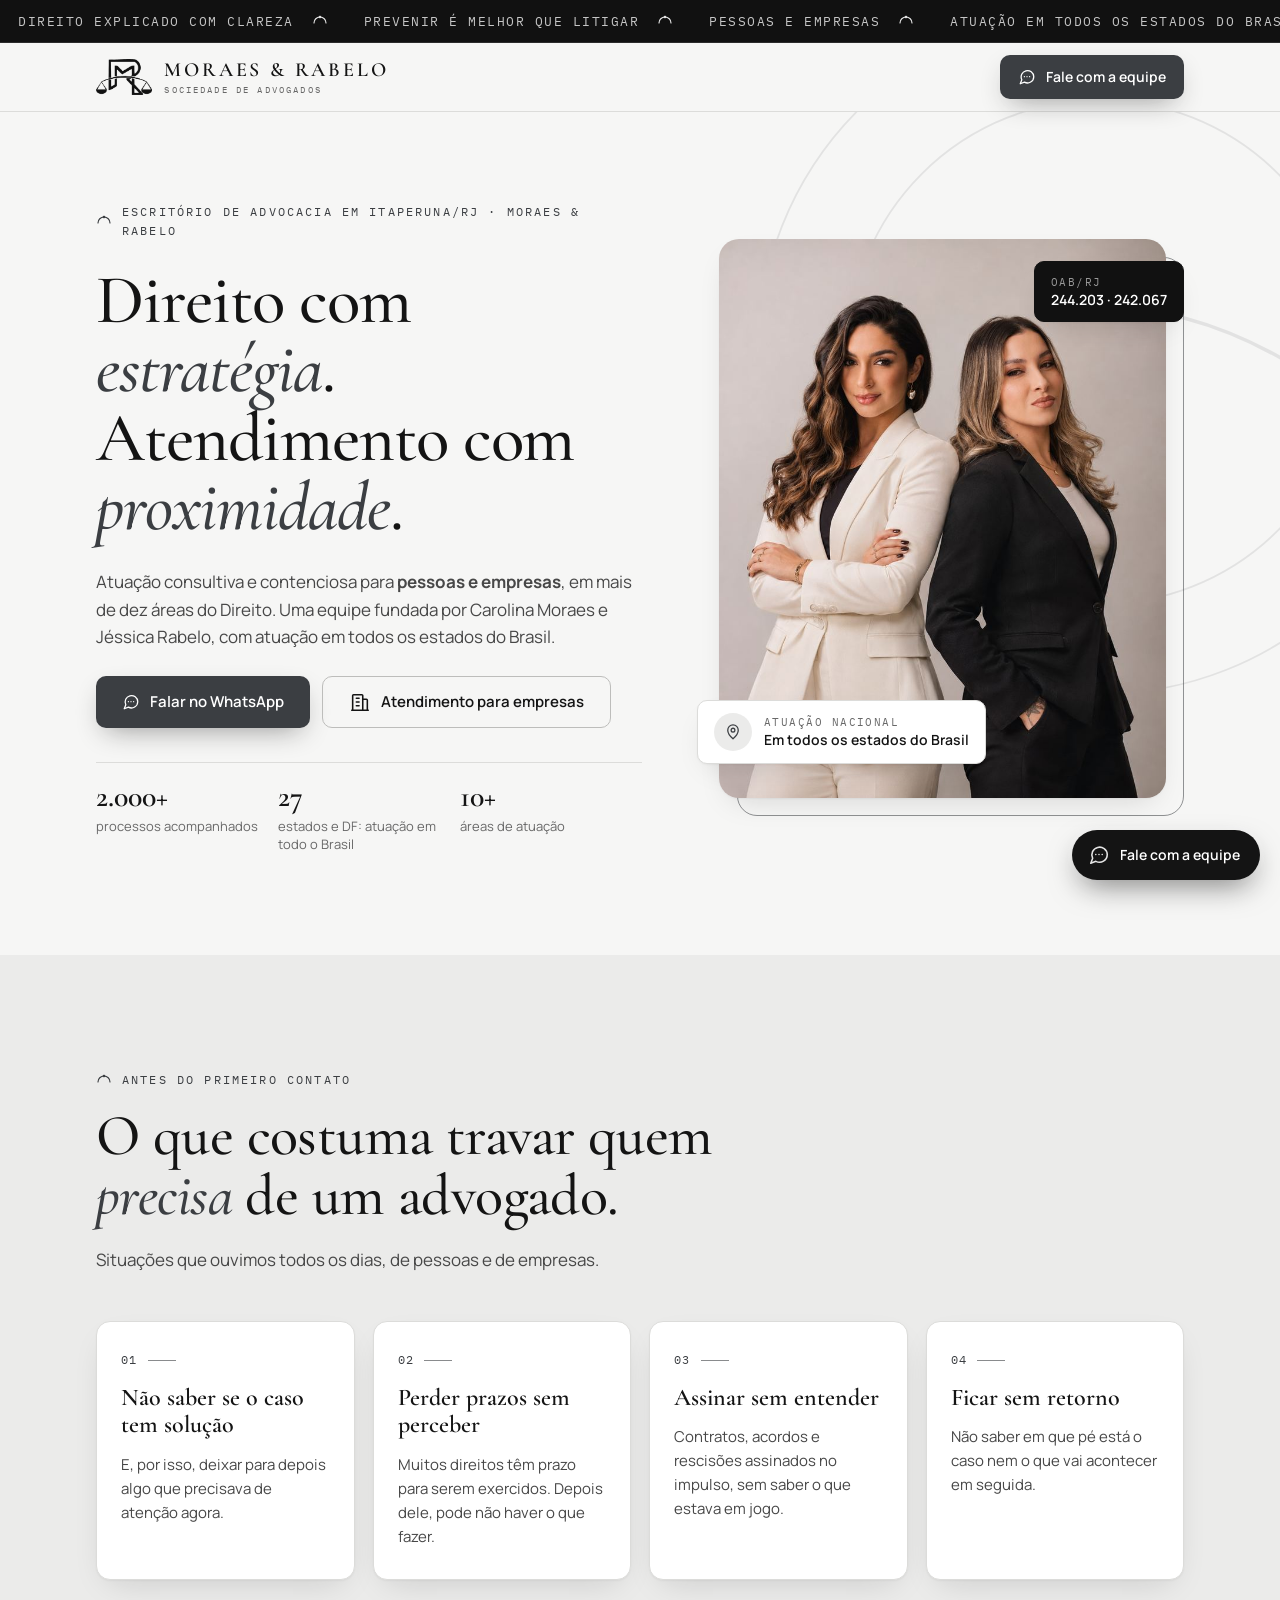
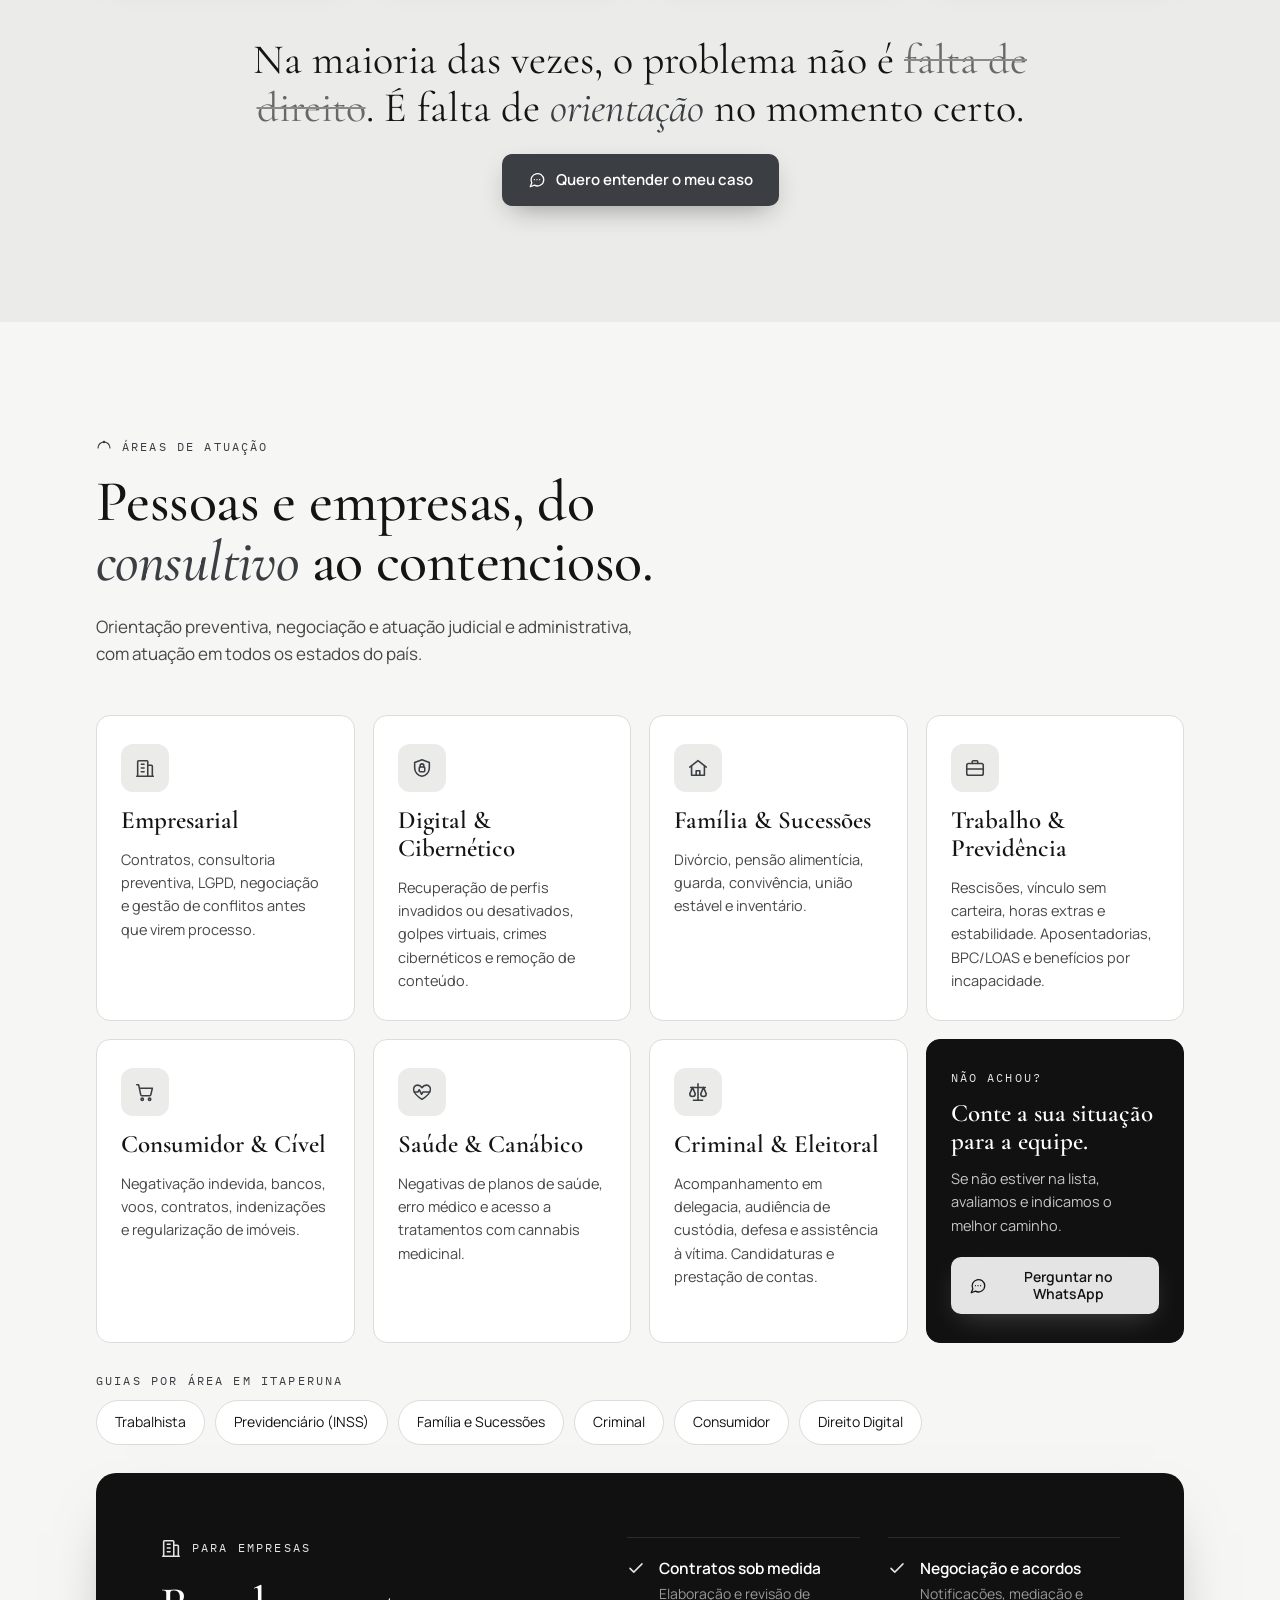
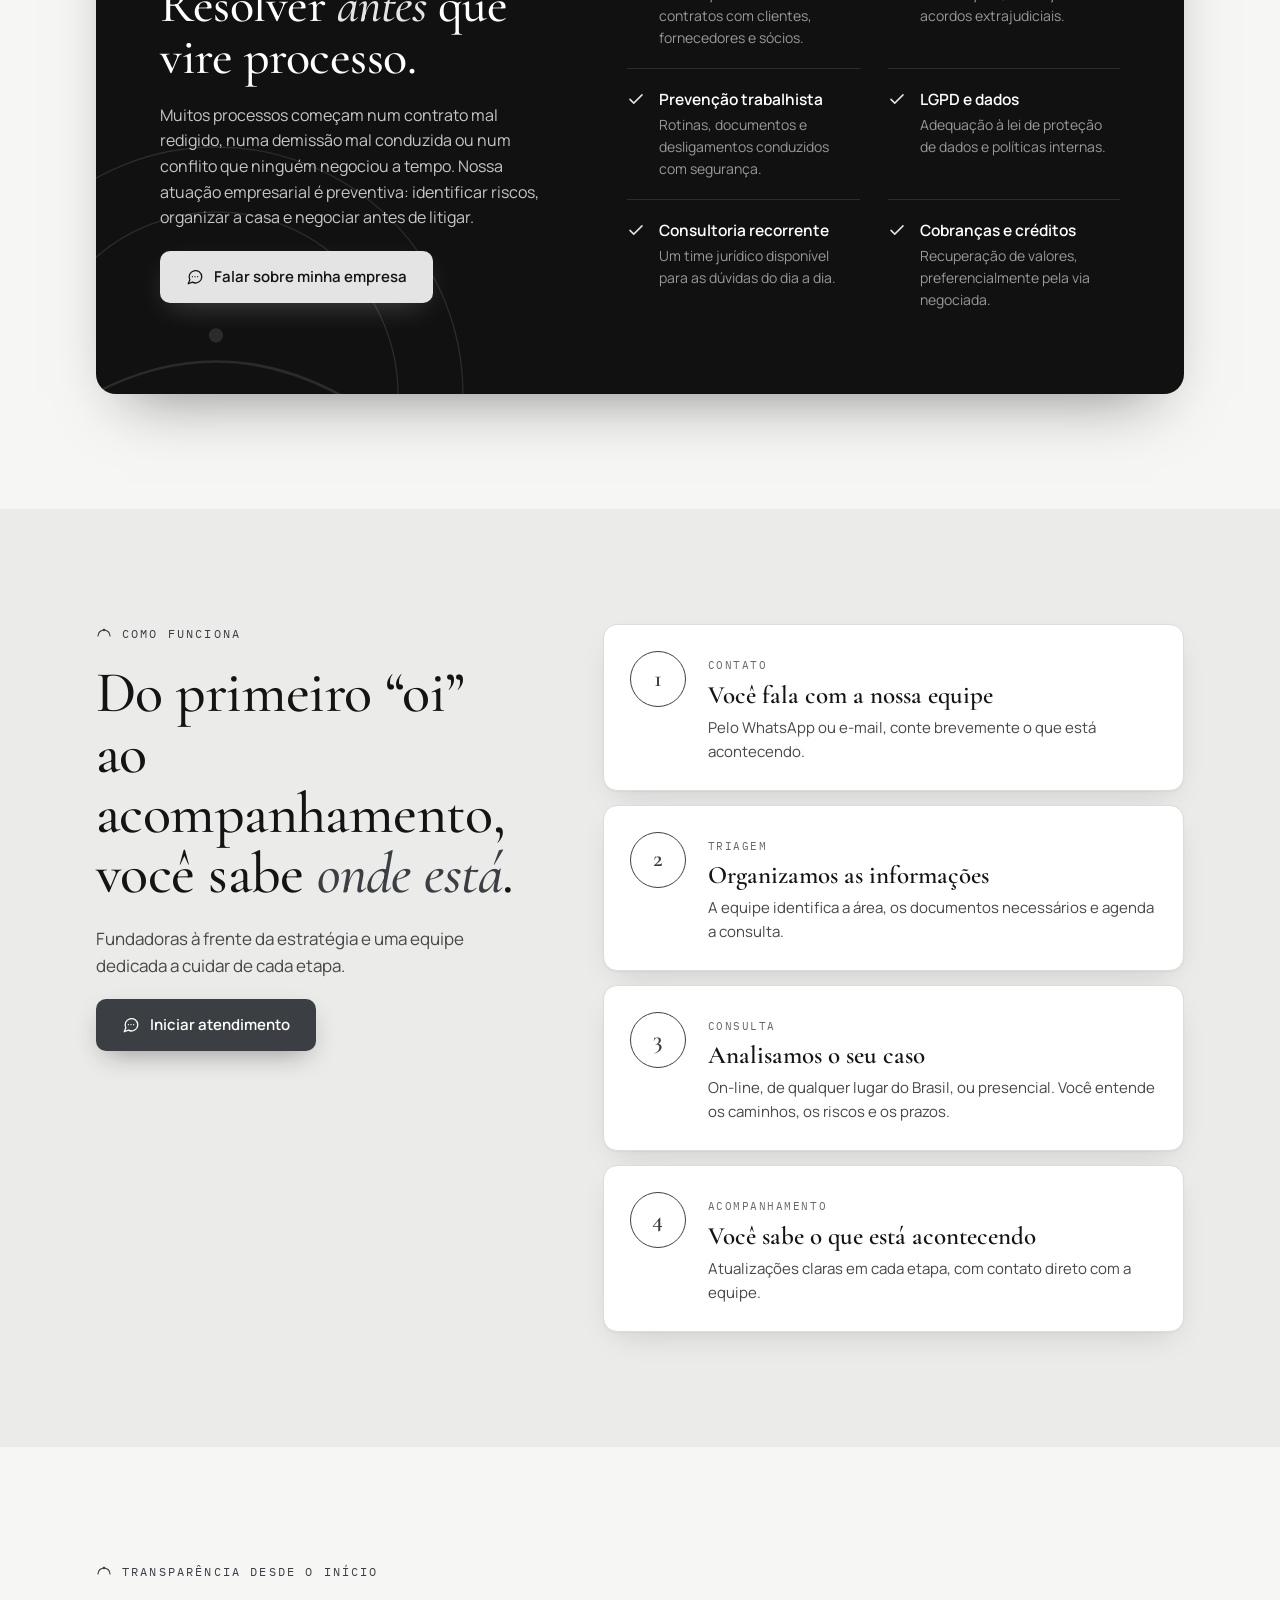
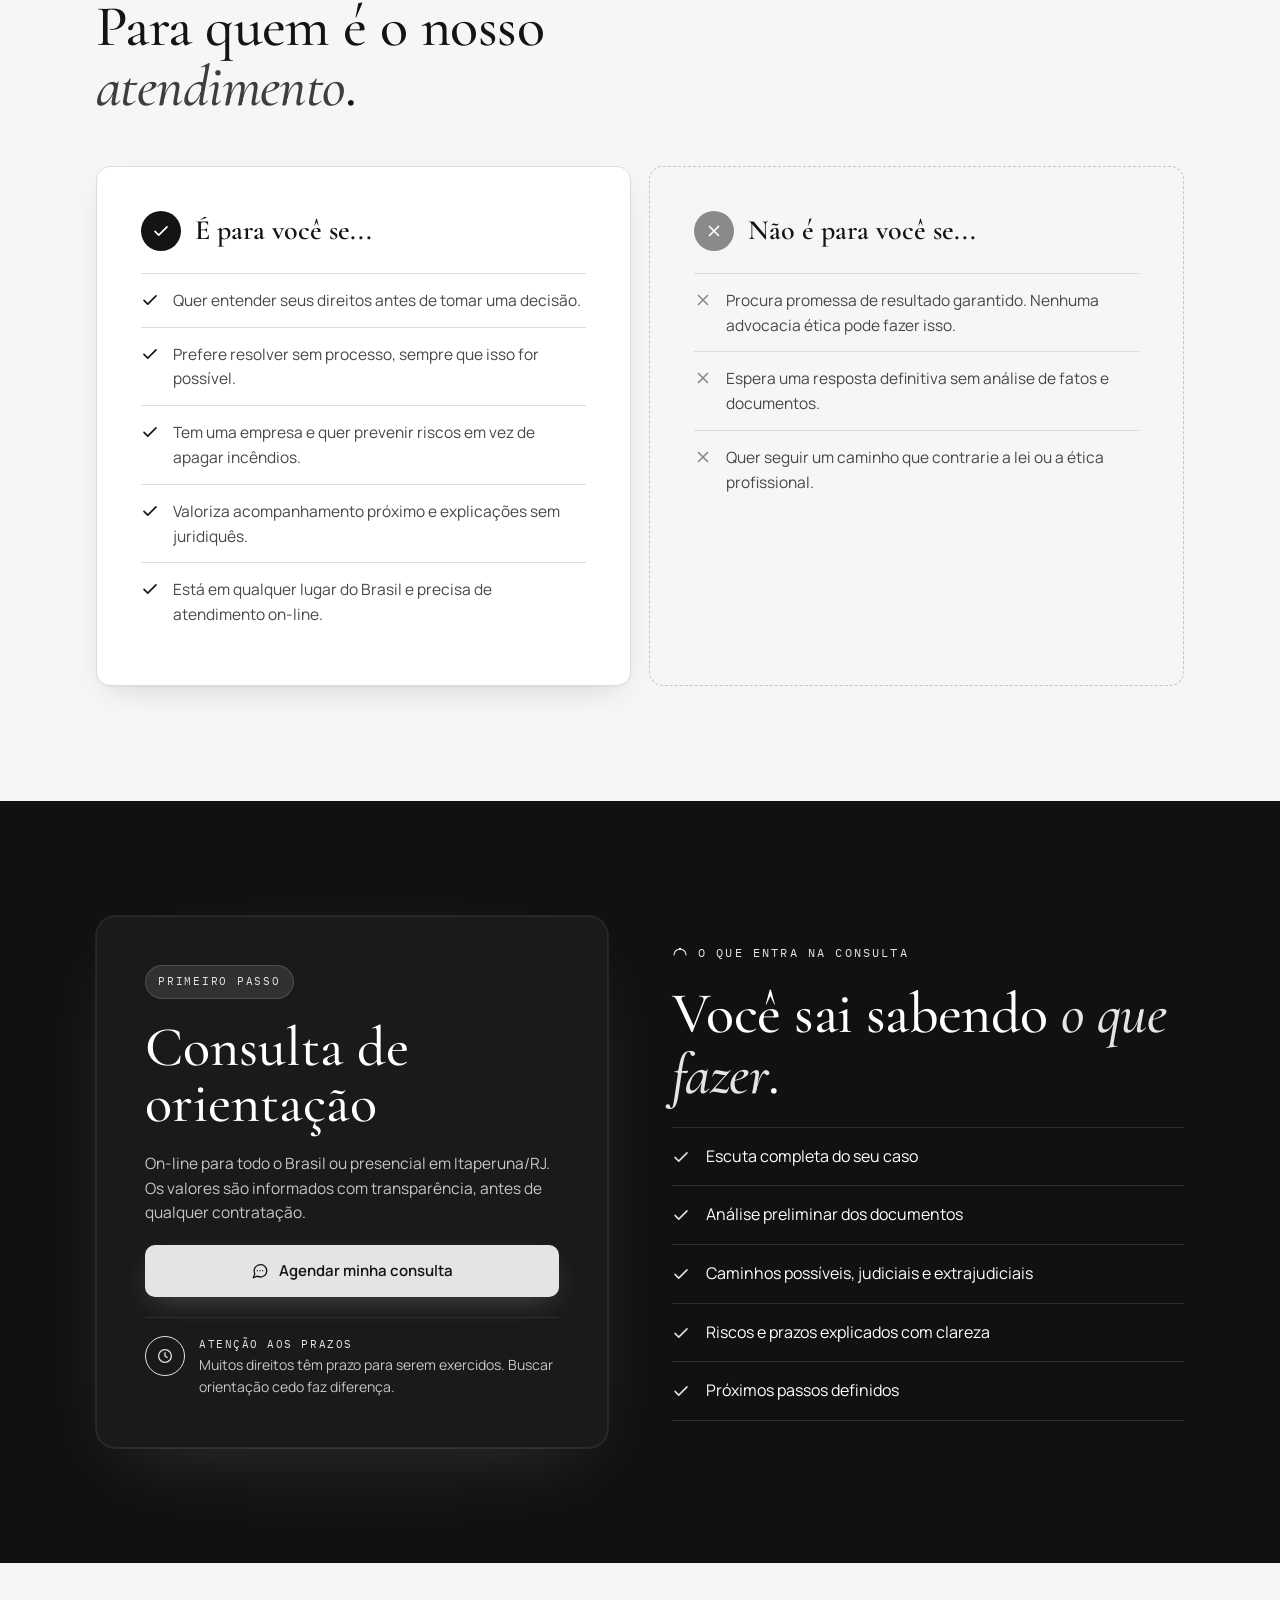
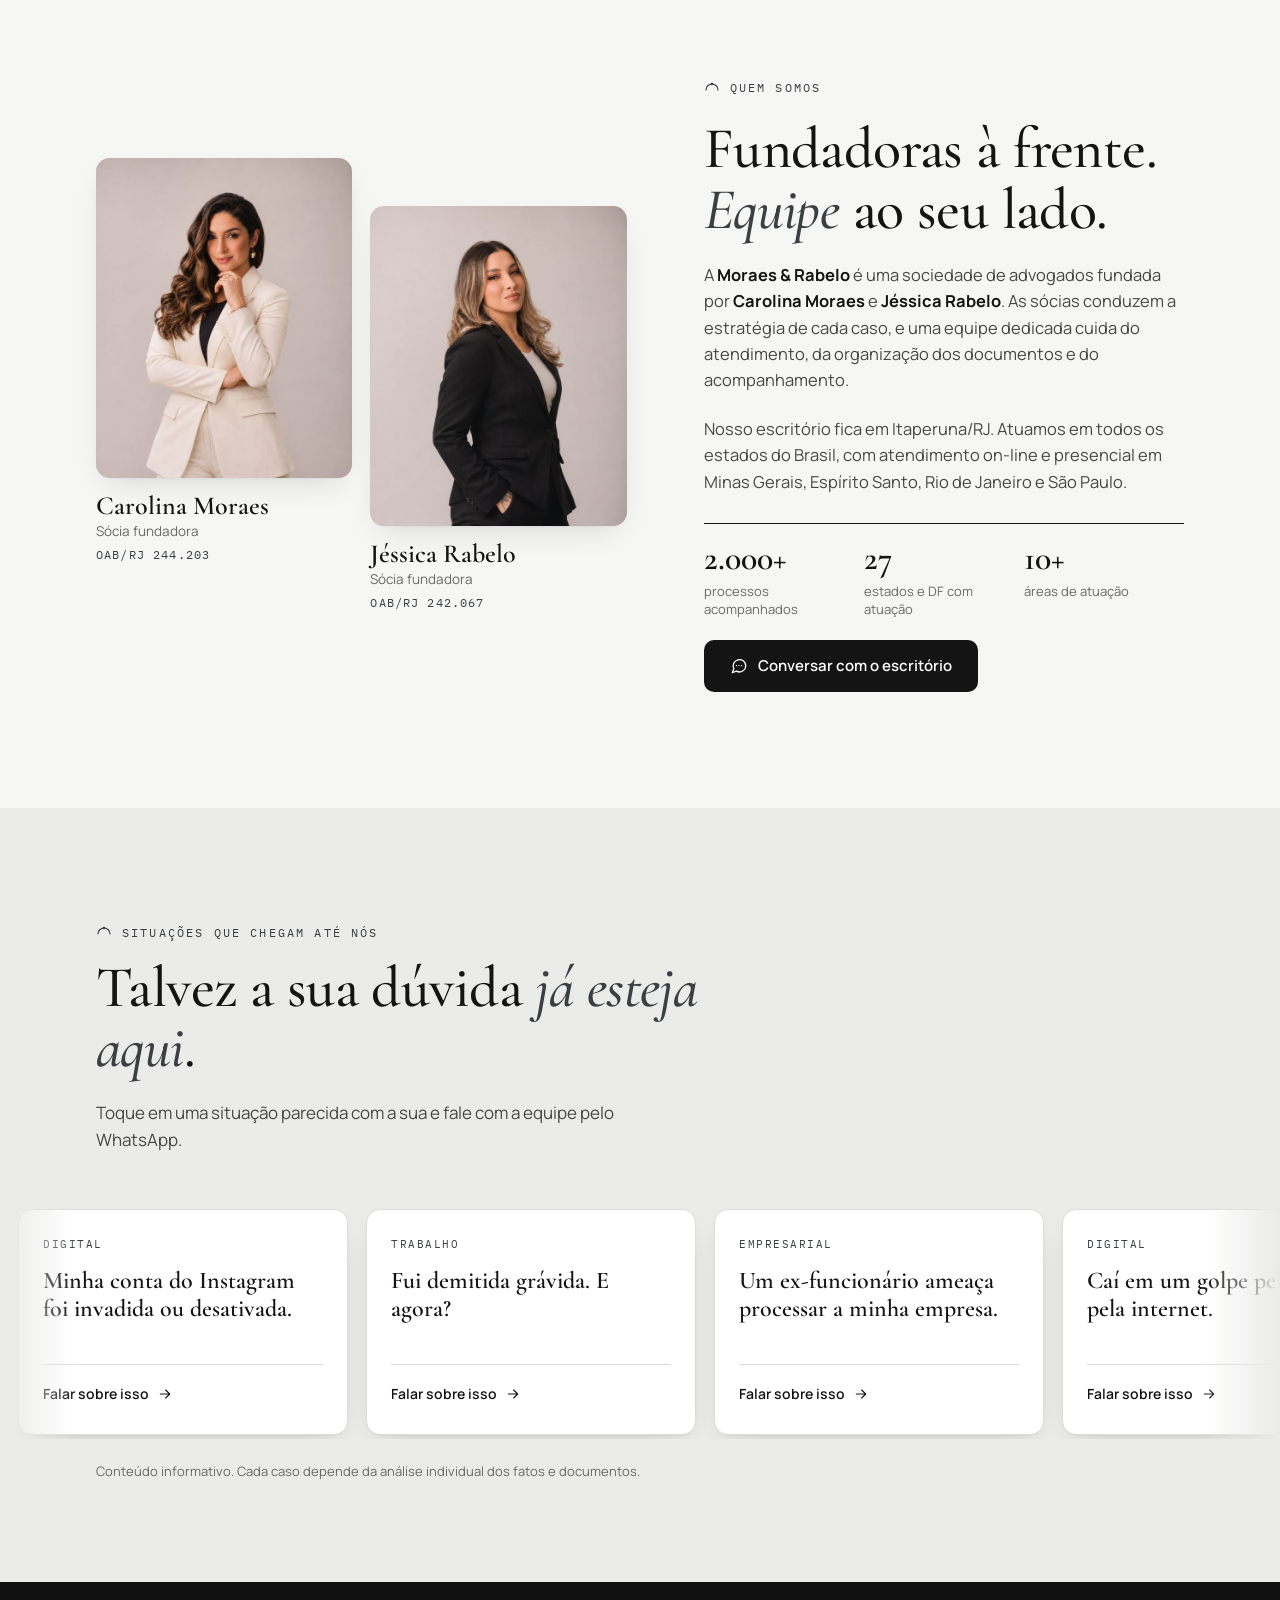
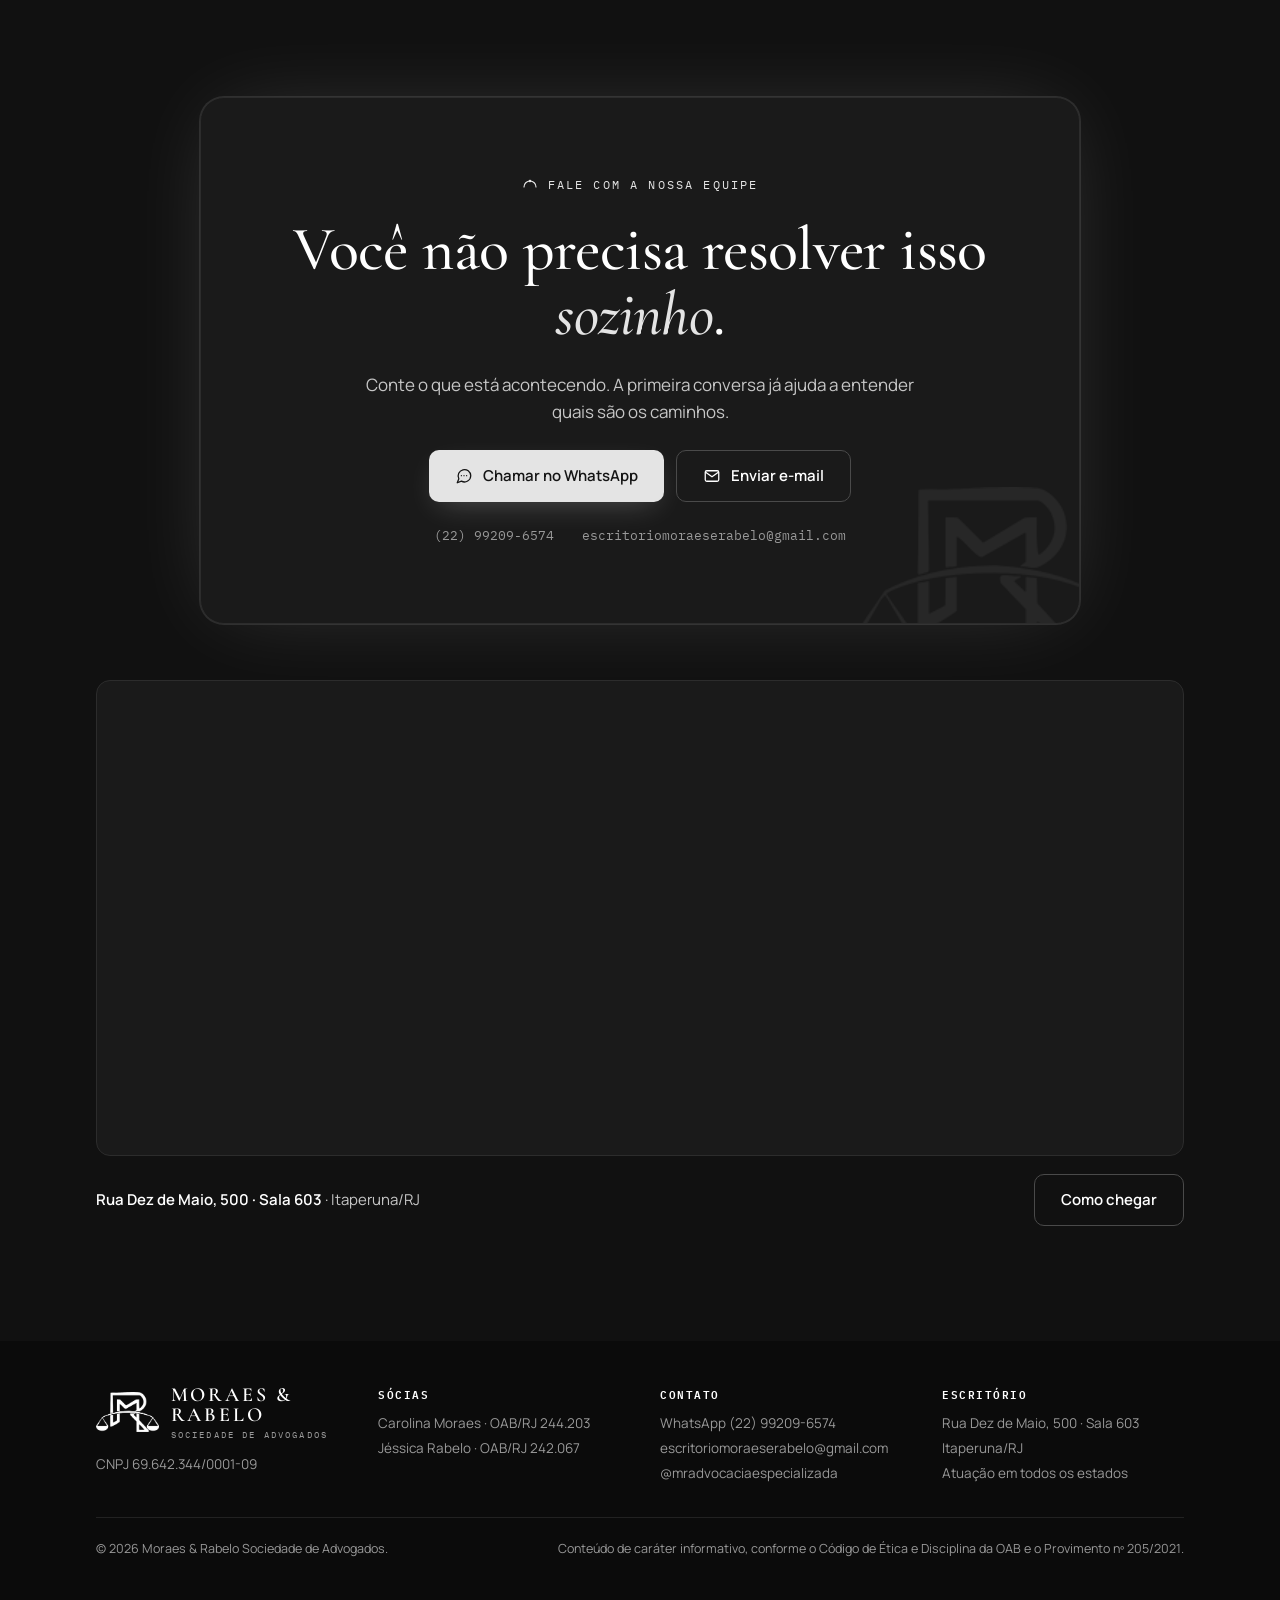
<file: index.html>
<!DOCTYPE html>
<html lang="pt-BR">
<head>
<meta charset="utf-8">
<meta name="viewport" content="width=device-width, initial-scale=1">
<title>Advogado em Itaperuna/RJ | Moraes &amp; Rabelo Sociedade de Advogados</title>
<meta name="description" content="Escrit&#243;rio de advocacia em Itaperuna/RJ. Advogadas Carolina Moraes e J&#233;ssica Rabelo: c&#237;vel, trabalhista, criminal, previdenci&#225;rio, fam&#237;lia e consumidor. Atendimento online em todo o Brasil.">
<link rel="canonical" href="https://escritoriomoraeserabelo-ai.github.io/">
<meta name="robots" content="index,follow,max-image-preview:large">
<meta name="theme-color" content="#111111">
<link rel="icon" type="image/png" href="favicon.png">
<link rel="apple-touch-icon" href="img/apple-touch-icon.png">
<meta property="og:type" content="website">
<meta property="og:locale" content="pt_BR">
<meta property="og:site_name" content="Moraes &amp; Rabelo Sociedade de Advogados">
<meta property="og:title" content="Advogado em Itaperuna/RJ | Moraes &amp; Rabelo Sociedade de Advogados">
<meta property="og:description" content="Escrit&#243;rio de advocacia em Itaperuna/RJ. Advogadas Carolina Moraes e J&#233;ssica Rabelo: c&#237;vel, trabalhista, criminal, previdenci&#225;rio, fam&#237;lia e consumidor. Atendimento online em todo o Brasil.">
<meta property="og:url" content="https://escritoriomoraeserabelo-ai.github.io/">
<meta property="og:image" content="https://escritoriomoraeserabelo-ai.github.io/img/og.jpg">
<meta property="og:image:width" content="1200">
<meta property="og:image:height" content="630">
<meta name="twitter:card" content="summary_large_image">
<meta name="geo.region" content="BR-RJ">
<meta name="geo.placename" content="Itaperuna">
<meta name="google-site-verification" content="031apNCbw48tsFrN9U7R0oOJbZcjZ4czMa4BNTsj0Zg" />
<script type="application/ld+json">
{
 "@context": "https://schema.org",
 "@type": "LegalService",
 "@id": "https://escritoriomoraeserabelo-ai.github.io/#escritorio",
 "name": "Moraes & Rabelo Sociedade de Advogados",
 "alternateName": "Moraes e Rabelo Advocacia",
 "description": "Escrit\u00f3rio de advocacia em Itaperuna/RJ com atua\u00e7\u00e3o em direito civil, trabalhista, criminal, previdenci\u00e1rio, fam\u00edlia, consumidor, m\u00e9dico, digital e empresarial. Atendimento online em todo o Brasil.",
 "url": "https://escritoriomoraeserabelo-ai.github.io/",
 "logo": "https://escritoriomoraeserabelo-ai.github.io/img/icone-512.png",
 "image": "https://escritoriomoraeserabelo-ai.github.io/img/og.jpg",
 "telephone": "+55-22-99209-6574",
 "email": "escritoriomoraeserabelo@gmail.com",
 "taxID": "69.642.344/0001-09",
 "address": {
  "@type": "PostalAddress",
  "streetAddress": "Rua Dez de Maio, 500, Sala 603",
  "addressLocality": "Itaperuna",
  "addressRegion": "RJ",
  "addressCountry": "BR"
 },
 "areaServed": [
  {
   "@type": "City",
   "name": "Itaperuna"
  },
  {
   "@type": "State",
   "name": "Rio de Janeiro"
  },
  {
   "@type": "State",
   "name": "Minas Gerais"
  },
  {
   "@type": "State",
   "name": "Esp\u00edrito Santo"
  },
  {
   "@type": "State",
   "name": "S\u00e3o Paulo"
  },
  {
   "@type": "Country",
   "name": "Brasil"
  }
 ],
 "knowsAbout": [
  "Direito Civil",
  "Direito do Trabalho",
  "Direito Penal",
  "Direito Previdenci\u00e1rio",
  "Direito de Fam\u00edlia",
  "Direito do Consumidor",
  "Direito M\u00e9dico",
  "Direito Digital",
  "Direito Eleitoral",
  "Direito Empresarial",
  "Crimes cibern\u00e9ticos",
  "Recupera\u00e7\u00e3o de perfis em redes sociais"
 ],
 "sameAs": [
  "https://www.instagram.com/mradvocaciaespecializada/"
 ],
 "employee": [
  {
   "@type": "Person",
   "name": "Carolina Moraes",
   "jobTitle": "Advogada \u00b7 S\u00f3cia fundadora \u00b7 OAB/RJ 244.203"
  },
  {
   "@type": "Person",
   "name": "J\u00e9ssica Rabelo",
   "jobTitle": "Advogada \u00b7 S\u00f3cia fundadora \u00b7 OAB/RJ 242.067"
  }
 ]
}
</script>
</head>
<body style="margin:0">
<!-- =====================================================================
     MORAES &amp; RABELO | LANDING PAGE
     Para WordPress / Elementor: copie DAQUI (a partir do <link> abaixo)
     AT&#201; O FIM do </div> marcado como "FIM DA LANDING" e cole num bloco
     "HTML personalizado". Tudo est&#225; isolado dentro de .mr para n&#227;o
     conflitar com o tema do site. Sem JavaScript.
     ===================================================================== -->
<link rel="preconnect" href="https://fonts.googleapis.com">
<link rel="preconnect" href="https://fonts.gstatic.com" crossorigin>
<link rel="stylesheet" href="https://fonts.googleapis.com/css2?family=Cormorant+Garamond:ital,wght@0,500;0,600;1,500;1,600&amp;family=Manrope:wght@400;500;600;700&amp;family=IBM+Plex+Mono:wght@400;500&amp;display=swap">
<style>
/* ---------- SISTEMA VISUAL ---------- */
.mr{
  --bg:#F6F6F5; --bg2:#EBEBEA; --dark:#111111; --dark2:#1A1A1A; --line:#DCDCDA; --line-d:#2C2C2C;
  --ac:#3B3E42; --ac-h:#1C1D1F; --ac-d:#E4E4E4; --ac-dh:#FFFFFF;
  --t1:#141414; --t2:#474747; --t3:#686868; --d1:#FFFFFF; --d2:#C6C6C6; --d3:#999999;
  --ok:#141414; --no:#8A8A8A;
  --fd:'Cormorant Garamond', Georgia, 'Times New Roman', serif;
  --fs:'Manrope', 'Segoe UI', system-ui, sans-serif;
  --fm:'IBM Plex Mono', ui-monospace, 'Courier New', monospace;
  --r:14px; --r-s:10px;
  --sh:0 1px 2px rgba(17,17,17,.04), 0 12px 32px -14px rgba(17,17,17,.18);
  font-family:var(--fs); color:var(--t1); background:var(--bg);
  line-height:1.6; -webkit-font-smoothing:antialiased; overflow-x:clip;
}
.mr *,.mr *::before,.mr *::after{box-sizing:border-box}
.mr img{max-width:100%; height:auto; display:block}
.mr h1,.mr h2,.mr h3,.mr p,.mr ul,.mr ol,.mr figure{margin:0; padding:0}
.mr ul,.mr ol{list-style:none}
.mr a{color:inherit; text-decoration:none}
.mr .wrap{max-width:1200px; margin:0 auto; padding:0 clamp(20px,5vw,56px)}
.mr .sec{padding:clamp(72px,9vw,120px) 0; position:relative}
.mr .bg2{background:var(--bg2)}
.mr .dk{background:var(--dark); color:var(--d1)}
.mr .eyebrow{font-family:var(--fm); font-size:12px; letter-spacing:.18em; text-transform:uppercase; color:var(--ac); display:inline-flex; align-items:center; gap:10px}
.mr .dk .eyebrow{color:var(--ac-d)}
.mr .eyebrow svg{flex:none}
.mr .h2{font-family:var(--fd); font-weight:500; font-size:clamp(36px,4.6vw,58px); line-height:1.04; letter-spacing:-.01em}
.mr .hl{color:var(--ac); font-style:italic}
.mr .dk .hl{color:var(--ac-d)}
.mr .lead{font-size:17px; color:var(--t2); max-width:560px}
.mr .dk .lead{color:var(--d2)}
.mr .head{display:flex; flex-wrap:wrap; justify-content:space-between; align-items:flex-end; gap:20px 40px; margin-bottom:48px}
.mr .head > div{display:flex; flex-direction:column; gap:16px; max-width:680px}

/* botoes */
.mr .btn{display:inline-flex; align-items:center; justify-content:center; gap:10px; min-height:52px; padding:14px 26px; border-radius:var(--r-s); font-family:var(--fs); font-weight:600; font-size:15px; line-height:1.2; transition:background .25s, box-shadow .25s, transform .25s, color .25s, border-color .25s; cursor:pointer; text-align:center}
.mr .btn svg{flex:none}
.mr .btn-p{background:var(--ac); color:#fff; box-shadow:0 10px 28px -10px rgba(17,17,17,.45)}
.mr .btn-p:hover{background:var(--ac-h); color:#fff; box-shadow:0 14px 36px -10px rgba(17,17,17,.6); transform:translateY(-1px)}
.mr .btn-o{border:1px solid #BDBDBB; color:var(--t1); background:transparent}
.mr .btn-o:hover{border-color:var(--t1); background:rgba(17,17,17,.04)}
.mr .dk .btn-o{border-color:#4A4A4A; color:var(--d1)}
.mr .dk .btn-o:hover{border-color:var(--d1); background:rgba(255,255,255,.06)}
.mr .dk .btn-p{background:var(--ac-d); color:#141414; box-shadow:0 10px 30px -10px rgba(255,255,255,.25)}
.mr .dk .btn-p:hover{background:var(--ac-dh); color:#141414}
.mr .btn-dark{background:#141414; color:#fff}
.mr .biz .hl,.mr .biz .eyebrow,.mr .ar-hi .eyebrow{color:var(--ac-d)}
.mr .biz .btn-p,.mr .ar-hi .btn-p{background:var(--ac-d); color:#141414; box-shadow:0 10px 30px -10px rgba(255,255,255,.25)}
.mr .biz .btn-p:hover,.mr .ar-hi .btn-p:hover{background:#FFFFFF; color:#141414}
.mr .btn-dark:hover{background:#2A2A2A; color:#fff}

/* revelar ao rolar (CSS puro; sem suporte = aparece normal) */
@keyframes mrUp{from{opacity:0; transform:translateY(26px)} to{opacity:1; transform:none}}
@supports (animation-timeline: view()){
  .mr .rv{animation:mrUp linear both; animation-timeline:view(); animation-range:entry 0% cover 22%}
}
@media (prefers-reduced-motion: reduce){
  .mr .rv{animation:none !important}
  .mr .mq-track,.mr .car-track{animation:none !important}
}

/* ---------- 1. MARQUEE ---------- */
.mr .mq{background:var(--dark); color:var(--d2); overflow:hidden; border-bottom:1px solid var(--line-d)}
.mr .mq-track{display:flex; width:max-content; animation:mrScroll 42s linear infinite}
.mr .mq:hover .mq-track{animation-play-state:paused}
.mr .mq-item{display:inline-flex; align-items:center; gap:18px; padding:11px 18px; font-family:var(--fm); font-size:12.5px; letter-spacing:.12em; text-transform:uppercase; white-space:nowrap}
.mr .mq-item svg{color:var(--ac-d)}
@keyframes mrScroll{from{transform:translateX(0)} to{transform:translateX(-50%)}}

/* ---------- 2. NAV ---------- */
.mr .nav{position:sticky; top:0; z-index:50; background:rgba(246,246,245,.92); -webkit-backdrop-filter:saturate(1.2) blur(10px); backdrop-filter:saturate(1.2) blur(10px); border-bottom:1px solid var(--line)}
.mr .nav .wrap{display:flex; align-items:center; justify-content:space-between; gap:16px; padding-top:12px; padding-bottom:12px}
.mr .brand{display:flex; align-items:center; gap:12px}
.mr .brand img{height:36px; width:auto}
.mr .brand-t{display:flex; flex-direction:column; line-height:1}
.mr .brand-t b{font-family:var(--fd); font-weight:600; font-size:20px; letter-spacing:.14em}
.mr .brand-t small{font-family:var(--fm); font-size:9px; letter-spacing:.24em; color:var(--t3); margin-top:5px; text-transform:uppercase}
.mr .nav .btn{min-height:44px; padding:10px 18px; font-size:14px}

/* ---------- 3. HERO ---------- */
.mr .hero{padding:clamp(48px,7vw,96px) 0 clamp(64px,8vw,110px); position:relative; overflow:hidden}
.mr .hero-arc{position:absolute; right:-180px; top:-120px; width:720px; height:720px; color:var(--ac); opacity:.10; pointer-events:none}
.mr .hero-g{display:grid; grid-template-columns:minmax(0,1.08fr) minmax(0,.92fr); gap:clamp(40px,6vw,80px); align-items:center}
.mr .hero-txt{display:flex; flex-direction:column; gap:26px}
.mr .h1{font-family:var(--fd); font-weight:500; font-size:clamp(44px,5.4vw,76px); line-height:1; letter-spacing:-.015em}
.mr .hero-btns{display:flex; flex-wrap:wrap; gap:12px}
.mr .stats{display:grid; grid-template-columns:repeat(3,minmax(0,1fr)); gap:0; border-top:1px solid var(--line); margin-top:8px}
.mr .stat{padding:18px 16px 0 0; display:flex; flex-direction:column; gap:4px}
.mr .stat b{font-family:var(--fd); font-weight:600; font-size:30px; line-height:1.05}
.mr .stat span{font-size:13px; color:var(--t3); line-height:1.4}
.mr .hero-ph{position:relative; padding:0 18px 18px 0}
.mr .hero-ph::before{content:''; position:absolute; inset:18px 0 0 18px; border:1px solid var(--ac); border-radius:calc(var(--r) + 6px); opacity:.55}
.mr .hero-ph img{position:relative; width:100%; aspect-ratio:4/5; object-fit:cover; object-position:center 18%; border-radius:calc(var(--r) + 6px); box-shadow:var(--sh)}
.mr .badge{position:absolute; display:flex; align-items:center; gap:12px; background:#fff; border:1px solid var(--line); border-radius:var(--r-s); padding:12px 16px; box-shadow:var(--sh)}
.mr .badge-a{left:-22px; bottom:52px}
.mr .badge-b{right:0; top:22px; background:var(--dark); color:var(--d1); border-color:var(--dark)}
.mr .badge small{display:block; font-family:var(--fm); font-size:10.5px; letter-spacing:.14em; text-transform:uppercase; color:var(--t3)}
.mr .badge-b small{color:var(--d3)}
.mr .badge strong{display:block; font-size:14px; font-weight:600; line-height:1.35}
.mr .badge .ic{width:38px; height:38px; border-radius:50%; background:var(--bg2); color:var(--ac); display:grid; place-items:center; flex:none}

/* ---------- 4. DOR ---------- */
.mr .pain{display:grid; grid-template-columns:repeat(4,minmax(0,1fr)); gap:18px}
.mr .pain-c{background:#fff; border:1px solid var(--line); border-radius:var(--r); padding:28px 24px 30px; display:flex; flex-direction:column; gap:14px; box-shadow:var(--sh)}
.mr .num{font-family:var(--fm); font-size:12px; letter-spacing:.12em; color:var(--ac); display:inline-flex; align-items:center; gap:10px}
.mr .num::after{content:''; width:28px; height:1px; background:currentColor; opacity:.6}
.mr .pain-c h3{font-family:var(--fd); font-weight:600; font-size:24px; line-height:1.15}
.mr .pain-c p{font-size:15px; color:var(--t2)}
.mr .turn{margin-top:56px; text-align:center; display:flex; flex-direction:column; align-items:center; gap:22px}
.mr .turn p{font-family:var(--fd); font-size:clamp(28px,3.4vw,42px); line-height:1.15; max-width:860px}
.mr .turn p s{color:var(--t3); text-decoration-color:var(--no); text-decoration-thickness:2px}

/* ---------- 5. SOLUCAO / AREAS ---------- */
.mr .areas{display:grid; grid-template-columns:repeat(4,minmax(0,1fr)); gap:18px}
.mr .ar{background:#fff; border:1px solid var(--line); border-radius:var(--r); padding:28px 24px; display:flex; flex-direction:column; gap:14px; transition:border-color .25s, transform .25s, box-shadow .25s}
.mr .ar:hover{border-color:var(--ac); transform:translateY(-3px); box-shadow:var(--sh)}
.mr .ar .ic{width:48px; height:48px; border-radius:12px; background:var(--bg2); color:var(--ac); display:grid; place-items:center}
.mr .ar h3{font-family:var(--fd); font-weight:600; font-size:25px; line-height:1.12}
.mr .ar p{font-size:14.5px; color:var(--t2)}
.mr .ar-hi{background:var(--dark); color:var(--d1); border-color:var(--dark); justify-content:space-between}
.mr .ar-hi p{color:var(--d2)}
.mr .ar-hi .btn{margin-top:6px; min-height:46px; padding:12px 18px; font-size:14px}
/* empresas */
.mr .biz{margin-top:28px; background:var(--dark); color:var(--d1); border-radius:calc(var(--r) + 6px); padding:clamp(32px,5vw,64px); display:grid; grid-template-columns:minmax(0,.9fr) minmax(0,1.1fr); gap:clamp(32px,5vw,64px); position:relative; overflow:hidden; box-shadow:0 30px 60px -30px rgba(17,17,17,.5)}
.mr .biz-arc{position:absolute; left:-140px; bottom:-260px; width:520px; height:520px; color:var(--ac-d); opacity:.12; pointer-events:none}
.mr .biz-l{display:flex; flex-direction:column; gap:20px; position:relative}
.mr .biz-l .h2{font-size:clamp(34px,4vw,50px)}
.mr .biz-l p{color:var(--d2); font-size:16px}
.mr .biz-list{display:grid; grid-template-columns:repeat(2,minmax(0,1fr)); gap:0 28px; position:relative; align-content:center}
.mr .biz-list li{display:flex; gap:14px; padding:18px 0; border-top:1px solid var(--line-d)}
.mr .biz-list li svg{color:var(--ac-d); flex:none; margin-top:3px}
.mr .biz-list b{display:block; font-weight:600; font-size:15.5px}
.mr .biz-list span{display:block; font-size:14px; color:var(--d3); margin-top:2px}

/* ---------- 6. COMO FUNCIONA ---------- */
.mr .how-g{display:grid; grid-template-columns:minmax(0,.85fr) minmax(0,1.15fr); gap:clamp(40px,6vw,88px); align-items:start}
.mr .how-l{display:flex; flex-direction:column; gap:20px; position:sticky; top:110px}
.mr .steps{display:flex; flex-direction:column; gap:14px}
.mr .step{display:grid; grid-template-columns:auto minmax(0,1fr); gap:22px; background:#fff; border:1px solid var(--line); border-radius:var(--r); padding:26px 26px; box-shadow:var(--sh)}
.mr .step-n{width:56px; height:56px; border-radius:50%; border:1px solid var(--ac); color:var(--ac); display:grid; place-items:center; font-family:var(--fd); font-size:24px; font-weight:600; position:relative}
.mr .step-tag{font-family:var(--fm); font-size:11px; letter-spacing:.14em; text-transform:uppercase; color:var(--t3)}
.mr .step h3{font-family:var(--fd); font-weight:600; font-size:25px; line-height:1.15; margin:4px 0 6px}
.mr .step p{font-size:15px; color:var(--t2)}

/* ---------- 7. PRA QUEM E ---------- */
.mr .fit{display:grid; grid-template-columns:repeat(2,minmax(0,1fr)); gap:18px}
.mr .fit-c{border-radius:var(--r); padding:clamp(28px,4vw,44px); display:flex; flex-direction:column; gap:22px}
.mr .fit-y{background:#fff; border:1px solid var(--line); box-shadow:var(--sh)}
.mr .fit-n{background:transparent; border:1px dashed #C4C4C2}
.mr .fit-h{display:flex; align-items:center; gap:14px; font-family:var(--fd); font-weight:600; font-size:28px; line-height:1.1}
.mr .dot{width:40px; height:40px; border-radius:50%; display:grid; place-items:center; flex:none; color:#fff}
.mr .dot-y{background:var(--ok)}
.mr .dot-n{background:var(--no)}
.mr .fit ul{display:flex; flex-direction:column}
.mr .fit li{display:flex; gap:14px; padding:14px 0; border-top:1px solid var(--line); font-size:15.5px; color:var(--t2)}
.mr .fit li svg{flex:none; margin-top:3px}
.mr .fit-y li svg{color:var(--ok)}
.mr .fit-n li svg{color:var(--no)}
.mr .fit-n li{color:var(--t2)}

/* ---------- 8. PRIMEIRA CONSULTA ---------- */
.mr .offer{display:grid; grid-template-columns:minmax(0,1fr) minmax(0,1fr); gap:clamp(28px,5vw,64px); align-items:center}
.mr .card-o{background:var(--dark2); border:1px solid var(--line-d); border-radius:calc(var(--r) + 6px); padding:clamp(30px,4vw,48px); display:flex; flex-direction:column; gap:20px; position:relative; box-shadow:0 0 0 1px rgba(255,255,255,.08), 0 30px 80px -30px rgba(255,255,255,.14)}
.mr .tag{align-self:flex-start; font-family:var(--fm); font-size:11px; letter-spacing:.16em; text-transform:uppercase; background:rgba(255,255,255,.10); color:var(--ac-d); border:1px solid rgba(255,255,255,.14); padding:7px 12px; border-radius:999px}
.mr .card-o .val{font-family:var(--fd); font-weight:500; font-size:clamp(40px,4.6vw,56px); line-height:1}
.mr .card-o p{color:var(--d2); font-size:15.5px}
.mr .card-o .btn{width:100%}
.mr .seal{display:flex; gap:14px; align-items:flex-start; border-top:1px solid var(--line-d); padding-top:18px}
.mr .seal .ic{width:40px; height:40px; border-radius:50%; border:1px solid var(--ac-d); color:var(--ac-d); display:grid; place-items:center; flex:none}
.mr .seal small{display:block; font-family:var(--fm); font-size:11px; letter-spacing:.14em; text-transform:uppercase; color:var(--ac-d)}
.mr .seal span{display:block; font-size:14px; color:var(--d2)}
.mr .inc{display:flex; flex-direction:column; gap:22px}
.mr .inc ul li{display:flex; gap:16px; align-items:flex-start; padding:16px 0; border-top:1px solid var(--line-d); font-size:16px; color:var(--d1)}
.mr .inc ul li:last-child{border-bottom:1px solid var(--line-d)}
.mr .inc ul li svg{color:var(--ac-d); flex:none; margin-top:4px}

/* ---------- 9. SOBRE ---------- */
.mr .about{display:grid; grid-template-columns:minmax(0,1.05fr) minmax(0,.95fr); gap:clamp(40px,6vw,80px); align-items:center}
.mr .founders{display:grid; grid-template-columns:repeat(2,minmax(0,1fr)); gap:18px}
.mr .fd{display:flex; flex-direction:column; gap:14px}
.mr .fd img{width:100%; aspect-ratio:4/5; object-fit:cover; object-position:center 15%; border-radius:var(--r); box-shadow:var(--sh); background:var(--bg2)}
.mr .fd:nth-child(2){margin-top:48px}
.mr .fd b{font-family:var(--fd); font-weight:600; font-size:26px; line-height:1.1; display:block}
.mr .fd span{font-size:13.5px; color:var(--t3); display:block}
.mr .fd em{font-style:normal; font-family:var(--fm); font-size:11.5px; letter-spacing:.1em; color:var(--ac); display:block; margin-top:4px}
.mr .about-t{display:flex; flex-direction:column; gap:22px}
.mr .about-t p{color:var(--t2); font-size:16.5px}
.mr .about-t p strong{color:var(--t1)}
.mr .nums{display:grid; grid-template-columns:repeat(3,minmax(0,1fr)); border-top:1px solid var(--t1); margin-top:6px}
.mr .nums div{padding:18px 12px 0 0}
.mr .nums b{font-family:var(--fd); font-weight:600; font-size:34px; line-height:1; display:block}
.mr .nums span{font-size:13px; color:var(--t3); display:block; margin-top:6px; line-height:1.4}

/* ---------- 10. CARROSSEL SITUACOES ---------- */
.mr .car{overflow:hidden; padding:8px 0 4px; -webkit-mask-image:linear-gradient(90deg,transparent,#000 6%,#000 94%,transparent); mask-image:linear-gradient(90deg,transparent,#000 6%,#000 94%,transparent)}
.mr .car-track{display:flex; gap:18px; width:max-content; animation:mrScroll 70s linear infinite; padding-left:18px}
.mr .car:hover .car-track{animation-play-state:paused}
.mr .q{width:330px; flex:none; background:#fff; border:1px solid var(--line); border-radius:var(--r); padding:26px 24px; display:flex; flex-direction:column; gap:14px; box-shadow:var(--sh)}
.mr .q-tag{font-family:var(--fm); font-size:11px; letter-spacing:.14em; text-transform:uppercase; color:var(--ac)}
.mr .q h3{font-family:var(--fd); font-weight:600; font-size:24px; line-height:1.15; flex-grow:1}
.mr .q a{display:inline-flex; align-items:center; gap:8px; font-weight:600; font-size:14px; padding-top:14px; border-top:1px solid var(--line); min-height:44px; color:var(--t1); transition:color .2s}
.mr .q a:hover{color:var(--ac)}
.mr .note{font-size:13px; color:var(--t3); margin-top:22px}

/* ---------- 11. CTA FINAL ---------- */
.mr .final{position:relative}
.mr .final-c{max-width:880px; margin:0 auto; text-align:center; background:var(--dark2); border:1px solid var(--line-d); border-radius:24px; padding:clamp(40px,6vw,80px) clamp(24px,5vw,72px); display:flex; flex-direction:column; align-items:center; gap:24px; position:relative; overflow:hidden; box-shadow:0 0 0 1px rgba(255,255,255,.10), 0 0 90px -20px rgba(255,255,255,.16)}
.mr .final-c .wm{position:absolute; right:-40px; bottom:-30px; width:260px; opacity:.06; pointer-events:none}
.mr .final-c .h2{font-size:clamp(38px,5vw,62px)}
.mr .final-c .lead{margin:0 auto}
.mr .final-btns{display:flex; flex-wrap:wrap; justify-content:center; gap:12px}
.mr .contacts{display:flex; flex-wrap:wrap; justify-content:center; gap:8px 28px; font-family:var(--fm); font-size:13px; color:var(--d3)}
.mr .contacts a:hover{color:var(--d1)}

/* ---------- 12. RODAPE ---------- */
.mr .mapa{margin-top:56px; display:grid; grid-template-columns:1fr; gap:18px}
.mr .mapa-f{position:relative; border-radius:var(--r); overflow:hidden; border:1px solid var(--line-d); aspect-ratio:16/7; min-height:260px; background:#1A1A1A}
.mr .mapa-f iframe{position:absolute; inset:0; width:100%; height:100%; border:0; filter:grayscale(1) contrast(1.05)}
.mr .mapa-i{display:flex; flex-wrap:wrap; align-items:center; justify-content:space-between; gap:12px 24px; color:var(--d2); font-size:15px}
.mr .mapa-i b{color:var(--d1); font-weight:600}
@media (max-width:640px){.mr .mapa-f{aspect-ratio:1/1}}

.mr .area-links{display:flex; flex-wrap:wrap; gap:10px; margin-top:28px}
.mr .area-links a{border:1px solid var(--line); background:#fff; border-radius:999px; padding:10px 18px; font-size:14px; color:var(--t1)}
.mr .area-links a:hover{border-color:var(--ac)}
.mr .ft{background:#0B0B0B; color:var(--d3); padding:44px 0 96px; font-size:13.5px; line-height:1.7}
.mr .ft-g{display:grid; grid-template-columns:repeat(auto-fit,minmax(210px,1fr)); gap:28px 40px}
.mr .ft .brand img{height:40px}
.mr .ft .brand-t b{color:var(--d1)}
.mr .ft .brand-t small{color:var(--d3)}
.mr .ft-c{display:flex; flex-direction:column; gap:2px}
.mr .ft-c strong{color:var(--d1); font-weight:600; font-family:var(--fm); font-size:11px; letter-spacing:.14em; text-transform:uppercase; margin-bottom:6px}
.mr .ft a:hover{color:var(--d1)}
.mr .ft-b{border-top:1px solid #222; margin-top:32px; padding-top:20px; display:flex; flex-wrap:wrap; justify-content:space-between; gap:10px 28px; font-size:12.5px}

/* ---------- BOTAO FLUTUANTE ---------- */
.mr .float{position:fixed; right:20px; bottom:20px; z-index:60; display:inline-flex; align-items:center; gap:10px; background:#141414; color:#fff; border-radius:999px; padding:14px 20px 14px 16px; font-weight:600; font-size:14px; box-shadow:0 12px 30px -8px rgba(17,17,17,.55), 0 0 0 4px rgba(255,255,255,.18); transition:transform .25s, background .25s}
.mr .float:hover{transform:translateY(-2px); background:#2A2A2A; color:#fff}
.mr .float svg{color:var(--ac-d)}

/* ---------- RESPONSIVO ---------- */
@media (max-width:1024px){
  .mr .pain,.mr .areas{grid-template-columns:repeat(2,minmax(0,1fr))}
}
@media (max-width:900px){
  .mr .hero-g,.mr .biz,.mr .how-g,.mr .offer,.mr .about{grid-template-columns:minmax(0,1fr)}
  .mr .how-l{position:static}
  .mr .hero-ph{max-width:520px}
  .mr .badge-a{left:-6px}
}
@media (max-width:640px){
  .mr .pain,.mr .areas,.mr .fit,.mr .biz-list{grid-template-columns:minmax(0,1fr)}
  .mr .stats,.mr .nums{grid-template-columns:repeat(3,minmax(0,1fr))}
  .mr .stat b,.mr .nums b{font-size:24px}
  .mr .brand-t small{display:none}
  .mr .nav .btn span{display:none}
  .mr .hero-btns .btn{width:100%}
  .mr .badge{padding:10px 12px}
  .mr .badge-a{bottom:36px}
  .mr .badge strong{font-size:13px}
  .mr .fd:nth-child(2){margin-top:28px}
  .mr .q{width:280px}
  .mr .float{padding:14px}
  .mr .float span{display:none}
}
</style>

<div class="mr">

<!-- ================= 1. MARQUEE DE BORD&#213;ES ================= -->
<div class="mq" aria-label="Bord&#245;es do escrit&#243;rio">
  <div class="mq-track">
    <div style="display:flex"><span class="mq-item">Direito explicado com clareza<svg aria-hidden="true" width="16" height="16" viewBox="0 0 24 24" fill="none" stroke="currentColor" stroke-width="1.7" stroke-linecap="round" stroke-linejoin="round"><path d="M3 15a9 9 0 0 1 18 0"/><circle cx="12" cy="6" r="1.2" fill="currentColor"/></svg></span><span class="mq-item">Prevenir &#233; melhor que litigar<svg aria-hidden="true" width="16" height="16" viewBox="0 0 24 24" fill="none" stroke="currentColor" stroke-width="1.7" stroke-linecap="round" stroke-linejoin="round"><path d="M3 15a9 9 0 0 1 18 0"/><circle cx="12" cy="6" r="1.2" fill="currentColor"/></svg></span><span class="mq-item">Pessoas e empresas<svg aria-hidden="true" width="16" height="16" viewBox="0 0 24 24" fill="none" stroke="currentColor" stroke-width="1.7" stroke-linecap="round" stroke-linejoin="round"><path d="M3 15a9 9 0 0 1 18 0"/><circle cx="12" cy="6" r="1.2" fill="currentColor"/></svg></span><span class="mq-item">Atua&#231;&#227;o em todos os estados do Brasil<svg aria-hidden="true" width="16" height="16" viewBox="0 0 24 24" fill="none" stroke="currentColor" stroke-width="1.7" stroke-linecap="round" stroke-linejoin="round"><path d="M3 15a9 9 0 0 1 18 0"/><circle cx="12" cy="6" r="1.2" fill="currentColor"/></svg></span><span class="mq-item">+2.000 processos acompanhados<svg aria-hidden="true" width="16" height="16" viewBox="0 0 24 24" fill="none" stroke="currentColor" stroke-width="1.7" stroke-linecap="round" stroke-linejoin="round"><path d="M3 15a9 9 0 0 1 18 0"/><circle cx="12" cy="6" r="1.2" fill="currentColor"/></svg></span><span class="mq-item">&#201;tica, sigilo e transpar&#234;ncia<svg aria-hidden="true" width="16" height="16" viewBox="0 0 24 24" fill="none" stroke="currentColor" stroke-width="1.7" stroke-linecap="round" stroke-linejoin="round"><path d="M3 15a9 9 0 0 1 18 0"/><circle cx="12" cy="6" r="1.2" fill="currentColor"/></svg></span><span class="mq-item">Seu caso acompanhado de perto<svg aria-hidden="true" width="16" height="16" viewBox="0 0 24 24" fill="none" stroke="currentColor" stroke-width="1.7" stroke-linecap="round" stroke-linejoin="round"><path d="M3 15a9 9 0 0 1 18 0"/><circle cx="12" cy="6" r="1.2" fill="currentColor"/></svg></span><span class="mq-item">Presencial em MG &#183; ES &#183; RJ &#183; SP<svg aria-hidden="true" width="16" height="16" viewBox="0 0 24 24" fill="none" stroke="currentColor" stroke-width="1.7" stroke-linecap="round" stroke-linejoin="round"><path d="M3 15a9 9 0 0 1 18 0"/><circle cx="12" cy="6" r="1.2" fill="currentColor"/></svg></span></div>
    <div style="display:flex" aria-hidden="true"><span class="mq-item">Direito explicado com clareza<svg aria-hidden="true" width="16" height="16" viewBox="0 0 24 24" fill="none" stroke="currentColor" stroke-width="1.7" stroke-linecap="round" stroke-linejoin="round"><path d="M3 15a9 9 0 0 1 18 0"/><circle cx="12" cy="6" r="1.2" fill="currentColor"/></svg></span><span class="mq-item">Prevenir &#233; melhor que litigar<svg aria-hidden="true" width="16" height="16" viewBox="0 0 24 24" fill="none" stroke="currentColor" stroke-width="1.7" stroke-linecap="round" stroke-linejoin="round"><path d="M3 15a9 9 0 0 1 18 0"/><circle cx="12" cy="6" r="1.2" fill="currentColor"/></svg></span><span class="mq-item">Pessoas e empresas<svg aria-hidden="true" width="16" height="16" viewBox="0 0 24 24" fill="none" stroke="currentColor" stroke-width="1.7" stroke-linecap="round" stroke-linejoin="round"><path d="M3 15a9 9 0 0 1 18 0"/><circle cx="12" cy="6" r="1.2" fill="currentColor"/></svg></span><span class="mq-item">Atua&#231;&#227;o em todos os estados do Brasil<svg aria-hidden="true" width="16" height="16" viewBox="0 0 24 24" fill="none" stroke="currentColor" stroke-width="1.7" stroke-linecap="round" stroke-linejoin="round"><path d="M3 15a9 9 0 0 1 18 0"/><circle cx="12" cy="6" r="1.2" fill="currentColor"/></svg></span><span class="mq-item">+2.000 processos acompanhados<svg aria-hidden="true" width="16" height="16" viewBox="0 0 24 24" fill="none" stroke="currentColor" stroke-width="1.7" stroke-linecap="round" stroke-linejoin="round"><path d="M3 15a9 9 0 0 1 18 0"/><circle cx="12" cy="6" r="1.2" fill="currentColor"/></svg></span><span class="mq-item">&#201;tica, sigilo e transpar&#234;ncia<svg aria-hidden="true" width="16" height="16" viewBox="0 0 24 24" fill="none" stroke="currentColor" stroke-width="1.7" stroke-linecap="round" stroke-linejoin="round"><path d="M3 15a9 9 0 0 1 18 0"/><circle cx="12" cy="6" r="1.2" fill="currentColor"/></svg></span><span class="mq-item">Seu caso acompanhado de perto<svg aria-hidden="true" width="16" height="16" viewBox="0 0 24 24" fill="none" stroke="currentColor" stroke-width="1.7" stroke-linecap="round" stroke-linejoin="round"><path d="M3 15a9 9 0 0 1 18 0"/><circle cx="12" cy="6" r="1.2" fill="currentColor"/></svg></span><span class="mq-item">Presencial em MG &#183; ES &#183; RJ &#183; SP<svg aria-hidden="true" width="16" height="16" viewBox="0 0 24 24" fill="none" stroke="currentColor" stroke-width="1.7" stroke-linecap="round" stroke-linejoin="round"><path d="M3 15a9 9 0 0 1 18 0"/><circle cx="12" cy="6" r="1.2" fill="currentColor"/></svg></span></div>
  </div>
</div>

<!-- ================= 2. NAV FIXA ================= -->
<header class="nav">
  <div class="wrap">
    <a class="brand" href="#mr-topo" aria-label="Moraes &amp; Rabelo, in&#237;cio">
      <img src="[data-uri]" alt="" width="62" height="40">
      <span class="brand-t"><b>MORAES &amp; RABELO</b><small>Sociedade de Advogados</small></span>
    </a>
    <a class="btn btn-p" href="https://wa.me/5522992096574?text=Ol%C3%A1%21%20Vim%20pelo%20site%20da%20Moraes%20%26%20Rabelo%20e%20gostaria%20de%20falar%20com%20a%20equipe." target="_blank" rel="noopener" aria-label="Falar com a equipe pelo WhatsApp">
      <svg aria-hidden="true" width="18" height="18" viewBox="0 0 24 24" fill="none" stroke="currentColor" stroke-width="1.7" stroke-linecap="round" stroke-linejoin="round"><path d="M21 11.5a8.4 8.4 0 0 1-12.4 7.4L3 21l2.1-5.4A8.4 8.4 0 1 1 21 11.5z"/><path d="M8.5 11.5h.01M12 11.5h.01M15.5 11.5h.01"/></svg><span>Fale com a equipe</span>
    </a>
  </div>
</header>

<!-- ================= 3. HERO ================= -->
<section class="hero" id="mr-topo">
  <svg class="hero-arc" aria-hidden="true" viewBox="0 0 400 400" fill="none" stroke="currentColor"><circle cx="200" cy="200" r="190" stroke-width="1"/><circle cx="200" cy="200" r="140" stroke-width="1"/><path d="M60 230 Q200 120 340 230" stroke-width="2"/><circle cx="200" cy="155" r="5" fill="currentColor"/></svg>
  <div class="wrap hero-g">
    <div class="hero-txt rv">
      <span class="eyebrow"><svg aria-hidden="true" width="16" height="16" viewBox="0 0 24 24" fill="none" stroke="currentColor" stroke-width="1.7" stroke-linecap="round" stroke-linejoin="round"><path d="M3 15a9 9 0 0 1 18 0"/><circle cx="12" cy="6" r="1.2" fill="currentColor"/></svg>Escrit&#243;rio de advocacia em Itaperuna/RJ &#183; Moraes &amp; Rabelo</span>
      <h1 class="h1">Direito com <span class="hl">estrat&#233;gia</span>. Atendimento com <span class="hl">proximidade</span>.</h1>
      <p class="lead">Atua&#231;&#227;o consultiva e contenciosa para <strong>pessoas e empresas</strong>, em mais de dez &#225;reas do Direito. Uma equipe fundada por Carolina Moraes e J&#233;ssica Rabelo, com atua&#231;&#227;o em todos os estados do Brasil.</p>
      <div class="hero-btns">
        <a class="btn btn-p" href="https://wa.me/5522992096574?text=Ol%C3%A1%21%20Vim%20pelo%20site%20e%20gostaria%20de%20agendar%20uma%20conversa%20com%20a%20equipe." target="_blank" rel="noopener"><svg aria-hidden="true" width="18" height="18" viewBox="0 0 24 24" fill="none" stroke="currentColor" stroke-width="1.7" stroke-linecap="round" stroke-linejoin="round"><path d="M21 11.5a8.4 8.4 0 0 1-12.4 7.4L3 21l2.1-5.4A8.4 8.4 0 1 1 21 11.5z"/><path d="M8.5 11.5h.01M12 11.5h.01M15.5 11.5h.01"/></svg>Falar no WhatsApp</a>
        <a class="btn btn-o" href="#mr-empresas"><svg aria-hidden="true" width="22" height="22" viewBox="0 0 24 24" fill="none" stroke="currentColor" stroke-width="1.7" stroke-linecap="round" stroke-linejoin="round"><path d="M4 21V5a1 1 0 0 1 1-1h9a1 1 0 0 1 1 1v16"/><path d="M15 9h4a1 1 0 0 1 1 1v11"/><path d="M8 8h3M8 12h3M8 16h3M3 21h18"/></svg>Atendimento para empresas</a>
      </div>
      <div class="stats">
        <div class="stat"><b>2.000+</b><span>processos acompanhados</span></div>
        <div class="stat"><b>27</b><span>estados e DF: atua&#231;&#227;o em todo o Brasil</span></div>
        <div class="stat"><b>10+</b><span>&#225;reas de atua&#231;&#227;o</span></div>
      </div>
    </div>
    <div class="hero-ph rv">
      <img src="[data-uri]" alt="Carolina Moraes e J&#233;ssica Rabelo, s&#243;cias fundadoras da Moraes &amp; Rabelo" width="760" height="950">
      <div class="badge badge-b"><div><small>OAB/RJ</small><strong>244.203 &#183; 242.067</strong></div></div>
      <div class="badge badge-a">
        <span class="ic"><svg aria-hidden="true" width="18" height="18" viewBox="0 0 24 24" fill="none" stroke="currentColor" stroke-width="1.7" stroke-linecap="round" stroke-linejoin="round"><path d="M12 21s-7-6.2-7-11.5a7 7 0 0 1 14 0C19 14.8 12 21 12 21z"/><circle cx="12" cy="9.5" r="2.5"/></svg></span>
        <div><small>Atua&#231;&#227;o nacional</small><strong>Em todos os estados do Brasil</strong></div>
      </div>
    </div>
  </div>
</section>

<!-- ================= 4. DOR ================= -->
<section class="sec bg2">
  <div class="wrap">
    <div class="head rv">
      <div>
        <span class="eyebrow"><svg aria-hidden="true" width="16" height="16" viewBox="0 0 24 24" fill="none" stroke="currentColor" stroke-width="1.7" stroke-linecap="round" stroke-linejoin="round"><path d="M3 15a9 9 0 0 1 18 0"/><circle cx="12" cy="6" r="1.2" fill="currentColor"/></svg>Antes do primeiro contato</span>
        <h2 class="h2">O que costuma travar quem <span class="hl">precisa</span> de um advogado.</h2>
      </div>
      <p class="lead">Situa&#231;&#245;es que ouvimos todos os dias, de pessoas e de empresas.</p>
    </div>
    <div class="pain">
      <article class="pain-c rv"><span class="num">01</span><h3>N&#227;o saber se o caso tem solu&#231;&#227;o</h3><p>E, por isso, deixar para depois algo que precisava de aten&#231;&#227;o agora.</p></article>
      <article class="pain-c rv"><span class="num">02</span><h3>Perder prazos sem perceber</h3><p>Muitos direitos t&#234;m prazo para serem exercidos. Depois dele, pode n&#227;o haver o que fazer.</p></article>
      <article class="pain-c rv"><span class="num">03</span><h3>Assinar sem entender</h3><p>Contratos, acordos e rescis&#245;es assinados no impulso, sem saber o que estava em jogo.</p></article>
      <article class="pain-c rv"><span class="num">04</span><h3>Ficar sem retorno</h3><p>N&#227;o saber em que p&#233; est&#225; o caso nem o que vai acontecer em seguida.</p></article>
    </div>
    <div class="turn rv">
      <p>Na maioria das vezes, o problema n&#227;o &#233; <s>falta de direito</s>. &#201; falta de <span class="hl">orienta&#231;&#227;o</span> no momento certo.</p>
      <a class="btn btn-p" href="https://wa.me/5522992096574?text=Ol%C3%A1%21%20Vim%20pelo%20site%20e%20quero%20entender%20se%20o%20meu%20caso%20tem%20solu%C3%A7%C3%A3o." target="_blank" rel="noopener"><svg aria-hidden="true" width="18" height="18" viewBox="0 0 24 24" fill="none" stroke="currentColor" stroke-width="1.7" stroke-linecap="round" stroke-linejoin="round"><path d="M21 11.5a8.4 8.4 0 0 1-12.4 7.4L3 21l2.1-5.4A8.4 8.4 0 1 1 21 11.5z"/><path d="M8.5 11.5h.01M12 11.5h.01M15.5 11.5h.01"/></svg>Quero entender o meu caso</a>
    </div>
  </div>
</section>

<!-- ================= 5. SOLU&#199;&#195;O: &#193;REAS + EMPRESAS ================= -->
<section class="sec" id="mr-areas">
  <div class="wrap">
    <div class="head rv">
      <div>
        <span class="eyebrow"><svg aria-hidden="true" width="16" height="16" viewBox="0 0 24 24" fill="none" stroke="currentColor" stroke-width="1.7" stroke-linecap="round" stroke-linejoin="round"><path d="M3 15a9 9 0 0 1 18 0"/><circle cx="12" cy="6" r="1.2" fill="currentColor"/></svg>&#193;reas de atua&#231;&#227;o</span>
        <h2 class="h2">Pessoas e empresas, do <span class="hl">consultivo</span> ao contencioso.</h2>
      </div>
      <p class="lead">Orienta&#231;&#227;o preventiva, negocia&#231;&#227;o e atua&#231;&#227;o judicial e administrativa, com atua&#231;&#227;o em todos os estados do pa&#237;s.</p>
    </div>
    <div class="areas">
      <article class="ar rv"><span class="ic"><svg aria-hidden="true" width="22" height="22" viewBox="0 0 24 24" fill="none" stroke="currentColor" stroke-width="1.7" stroke-linecap="round" stroke-linejoin="round"><path d="M4 21V5a1 1 0 0 1 1-1h9a1 1 0 0 1 1 1v16"/><path d="M15 9h4a1 1 0 0 1 1 1v11"/><path d="M8 8h3M8 12h3M8 16h3M3 21h18"/></svg></span><h3>Empresarial</h3><p>Contratos, consultoria preventiva, LGPD, negocia&#231;&#227;o e gest&#227;o de conflitos antes que virem processo.</p></article>
      <article class="ar rv"><span class="ic"><svg aria-hidden="true" width="22" height="22" viewBox="0 0 24 24" fill="none" stroke="currentColor" stroke-width="1.7" stroke-linecap="round" stroke-linejoin="round"><path d="M12 3l8 3v6c0 4.5-3.4 8.2-8 9-4.6-.8-8-4.5-8-9V6z"/><rect x="9" y="11" width="6" height="5" rx="1"/><path d="M10 11V9.5a2 2 0 0 1 4 0V11"/></svg></span><h3>Digital &amp; Cibern&#233;tico</h3><p>Recupera&#231;&#227;o de perfis invadidos ou desativados, golpes virtuais, crimes cibern&#233;ticos e remo&#231;&#227;o de conte&#250;do.</p></article>
      <article class="ar rv"><span class="ic"><svg aria-hidden="true" width="22" height="22" viewBox="0 0 24 24" fill="none" stroke="currentColor" stroke-width="1.7" stroke-linecap="round" stroke-linejoin="round"><path d="M3 11l9-7 9 7"/><path d="M5 10v10h14V10"/><path d="M10 20v-5h4v5"/></svg></span><h3>Fam&#237;lia &amp; Sucess&#245;es</h3><p>Div&#243;rcio, pens&#227;o aliment&#237;cia, guarda, conviv&#234;ncia, uni&#227;o est&#225;vel e invent&#225;rio.</p></article>
      <article class="ar rv"><span class="ic"><svg aria-hidden="true" width="22" height="22" viewBox="0 0 24 24" fill="none" stroke="currentColor" stroke-width="1.7" stroke-linecap="round" stroke-linejoin="round"><rect x="3" y="7" width="18" height="13" rx="2"/><path d="M9 7V5a1 1 0 0 1 1-1h4a1 1 0 0 1 1 1v2M3 13h18"/></svg></span><h3>Trabalho &amp; Previd&#234;ncia</h3><p>Rescis&#245;es, v&#237;nculo sem carteira, horas extras e estabilidade. Aposentadorias, BPC/LOAS e benef&#237;cios por incapacidade.</p></article>
      <article class="ar rv"><span class="ic"><svg aria-hidden="true" width="22" height="22" viewBox="0 0 24 24" fill="none" stroke="currentColor" stroke-width="1.7" stroke-linecap="round" stroke-linejoin="round"><path d="M3 4h2l2.4 11.2a1 1 0 0 0 1 .8h8.9a1 1 0 0 0 1-.8L20 8H6.2"/><circle cx="9" cy="20" r="1.3"/><circle cx="17" cy="20" r="1.3"/></svg></span><h3>Consumidor &amp; C&#237;vel</h3><p>Negativa&#231;&#227;o indevida, bancos, voos, contratos, indeniza&#231;&#245;es e regulariza&#231;&#227;o de im&#243;veis.</p></article>
      <article class="ar rv"><span class="ic"><svg aria-hidden="true" width="22" height="22" viewBox="0 0 24 24" fill="none" stroke="currentColor" stroke-width="1.7" stroke-linecap="round" stroke-linejoin="round"><path d="M12 20s-7.5-4.6-9-9.5C2 7 4.3 4.5 7.2 4.5c2 0 3.6 1.1 4.8 2.8 1.2-1.7 2.8-2.8 4.8-2.8 2.9 0 5.2 2.5 4.2 6-1.5 4.9-9 9.5-9 9.5z"/><path d="M3.5 12h4l1.5-2.5 2.5 5 1.5-2.5h7.5"/></svg></span><h3>Sa&#250;de &amp; Can&#225;bico</h3><p>Negativas de planos de sa&#250;de, erro m&#233;dico e acesso a tratamentos com cannabis medicinal.</p></article>
      <article class="ar rv"><span class="ic"><svg aria-hidden="true" width="22" height="22" viewBox="0 0 24 24" fill="none" stroke="currentColor" stroke-width="1.7" stroke-linecap="round" stroke-linejoin="round"><path d="M12 3v18M7 21h10M4 7h16"/><path d="M6 7l-3 7a3 3 0 0 0 6 0zM18 7l-3 7a3 3 0 0 0 6 0z"/></svg></span><h3>Criminal &amp; Eleitoral</h3><p>Acompanhamento em delegacia, audi&#234;ncia de cust&#243;dia, defesa e assist&#234;ncia &#224; v&#237;tima. Candidaturas e presta&#231;&#227;o de contas.</p></article>
      <article class="ar ar-hi rv">
        <div style="display:flex;flex-direction:column;gap:12px">
          <span class="eyebrow">N&#227;o achou?</span>
          <h3>Conte a sua situa&#231;&#227;o para a equipe.</h3>
          <p>Se n&#227;o estiver na lista, avaliamos e indicamos o melhor caminho.</p>
        </div>
        <a class="btn btn-p" href="https://wa.me/5522992096574?text=Ol%C3%A1%21%20Vim%20pelo%20site.%20Minha%20situa%C3%A7%C3%A3o%20n%C3%A3o%20est%C3%A1%20na%20lista%20de%20%C3%A1reas%20e%20gostaria%20de%20saber%20se%20voc%C3%AAs%20podem%20me%20ajudar." target="_blank" rel="noopener"><svg aria-hidden="true" width="18" height="18" viewBox="0 0 24 24" fill="none" stroke="currentColor" stroke-width="1.7" stroke-linecap="round" stroke-linejoin="round"><path d="M21 11.5a8.4 8.4 0 0 1-12.4 7.4L3 21l2.1-5.4A8.4 8.4 0 1 1 21 11.5z"/><path d="M8.5 11.5h.01M12 11.5h.01M15.5 11.5h.01"/></svg>Perguntar no WhatsApp</a>
      </article>
    </div>

    <div class="area-links rv" id="mr-guias">
        <span class="eyebrow" style="width:100%">Guias por &#225;rea em Itaperuna</span>
        <a href="/advogado-trabalhista-itaperuna/">Trabalhista</a>
        <a href="/advogado-previdenciario-itaperuna/">Previdenci&#225;rio (INSS)</a>
        <a href="/advogado-familia-itaperuna/">Fam&#237;lia e Sucess&#245;es</a>
        <a href="/advogado-criminal-itaperuna/">Criminal</a>
        <a href="/advogado-consumidor-itaperuna/">Consumidor</a>
        <a href="/advogado-direito-digital/">Direito Digital</a>
    </div>

    <!-- Destaque: EMPRESAS -->
    <div class="biz rv" id="mr-empresas">
      <svg class="biz-arc" aria-hidden="true" viewBox="0 0 400 400" fill="none" stroke="currentColor"><circle cx="200" cy="200" r="190" stroke-width="1"/><circle cx="200" cy="200" r="140" stroke-width="1"/><path d="M60 230 Q200 120 340 230" stroke-width="2"/><circle cx="200" cy="155" r="5" fill="currentColor"/></svg>
      <div class="biz-l">
        <span class="eyebrow"><svg aria-hidden="true" width="22" height="22" viewBox="0 0 24 24" fill="none" stroke="currentColor" stroke-width="1.7" stroke-linecap="round" stroke-linejoin="round"><path d="M4 21V5a1 1 0 0 1 1-1h9a1 1 0 0 1 1 1v16"/><path d="M15 9h4a1 1 0 0 1 1 1v11"/><path d="M8 8h3M8 12h3M8 16h3M3 21h18"/></svg>Para empresas</span>
        <h2 class="h2">Resolver <span class="hl">antes</span> que vire processo.</h2>
        <p>Muitos processos come&#231;am num contrato mal redigido, numa demiss&#227;o mal conduzida ou num conflito que ningu&#233;m negociou a tempo. Nossa atua&#231;&#227;o empresarial &#233; preventiva: identificar riscos, organizar a casa e negociar antes de litigar.</p>
        <a class="btn btn-p" style="align-self:flex-start" href="https://wa.me/5522992096574?text=Ol%C3%A1%21%20Vim%20pelo%20site%20e%20gostaria%20de%20falar%20sobre%20assessoria%20jur%C3%ADdica%20para%20a%20minha%20empresa." target="_blank" rel="noopener"><svg aria-hidden="true" width="18" height="18" viewBox="0 0 24 24" fill="none" stroke="currentColor" stroke-width="1.7" stroke-linecap="round" stroke-linejoin="round"><path d="M21 11.5a8.4 8.4 0 0 1-12.4 7.4L3 21l2.1-5.4A8.4 8.4 0 1 1 21 11.5z"/><path d="M8.5 11.5h.01M12 11.5h.01M15.5 11.5h.01"/></svg>Falar sobre minha empresa</a>
      </div>
      <ul class="biz-list">
        <li><svg aria-hidden="true" width="18" height="18" viewBox="0 0 24 24" fill="none" stroke="currentColor" stroke-width="2" stroke-linecap="round" stroke-linejoin="round"><path d="M4 12.5l5 5L20 6.5"/></svg><div><b>Contratos sob medida</b><span>Elabora&#231;&#227;o e revis&#227;o de contratos com clientes, fornecedores e s&#243;cios.</span></div></li>
        <li><svg aria-hidden="true" width="18" height="18" viewBox="0 0 24 24" fill="none" stroke="currentColor" stroke-width="2" stroke-linecap="round" stroke-linejoin="round"><path d="M4 12.5l5 5L20 6.5"/></svg><div><b>Negocia&#231;&#227;o e acordos</b><span>Notifica&#231;&#245;es, media&#231;&#227;o e acordos extrajudiciais.</span></div></li>
        <li><svg aria-hidden="true" width="18" height="18" viewBox="0 0 24 24" fill="none" stroke="currentColor" stroke-width="2" stroke-linecap="round" stroke-linejoin="round"><path d="M4 12.5l5 5L20 6.5"/></svg><div><b>Preven&#231;&#227;o trabalhista</b><span>Rotinas, documentos e desligamentos conduzidos com seguran&#231;a.</span></div></li>
        <li><svg aria-hidden="true" width="18" height="18" viewBox="0 0 24 24" fill="none" stroke="currentColor" stroke-width="2" stroke-linecap="round" stroke-linejoin="round"><path d="M4 12.5l5 5L20 6.5"/></svg><div><b>LGPD e dados</b><span>Adequa&#231;&#227;o &#224; lei de prote&#231;&#227;o de dados e pol&#237;ticas internas.</span></div></li>
        <li><svg aria-hidden="true" width="18" height="18" viewBox="0 0 24 24" fill="none" stroke="currentColor" stroke-width="2" stroke-linecap="round" stroke-linejoin="round"><path d="M4 12.5l5 5L20 6.5"/></svg><div><b>Consultoria recorrente</b><span>Um time jur&#237;dico dispon&#237;vel para as d&#250;vidas do dia a dia.</span></div></li>
        <li><svg aria-hidden="true" width="18" height="18" viewBox="0 0 24 24" fill="none" stroke="currentColor" stroke-width="2" stroke-linecap="round" stroke-linejoin="round"><path d="M4 12.5l5 5L20 6.5"/></svg><div><b>Cobran&#231;as e cr&#233;ditos</b><span>Recupera&#231;&#227;o de valores, preferencialmente pela via negociada.</span></div></li>
      </ul>
    </div>
  </div>
</section>

<!-- ================= 6. COMO FUNCIONA ================= -->
<section class="sec bg2">
  <div class="wrap how-g">
    <div class="how-l rv">
      <span class="eyebrow"><svg aria-hidden="true" width="16" height="16" viewBox="0 0 24 24" fill="none" stroke="currentColor" stroke-width="1.7" stroke-linecap="round" stroke-linejoin="round"><path d="M3 15a9 9 0 0 1 18 0"/><circle cx="12" cy="6" r="1.2" fill="currentColor"/></svg>Como funciona</span>
      <h2 class="h2">Do primeiro &#8220;oi&#8221; ao acompanhamento, voc&#234; sabe <span class="hl">onde est&#225;</span>.</h2>
      <p class="lead">Fundadoras &#224; frente da estrat&#233;gia e uma equipe dedicada a cuidar de cada etapa.</p>
      <a class="btn btn-p" style="align-self:flex-start" href="https://wa.me/5522992096574?text=Ol%C3%A1%21%20Vim%20pelo%20site%20e%20gostaria%20de%20iniciar%20o%20atendimento." target="_blank" rel="noopener"><svg aria-hidden="true" width="18" height="18" viewBox="0 0 24 24" fill="none" stroke="currentColor" stroke-width="1.7" stroke-linecap="round" stroke-linejoin="round"><path d="M21 11.5a8.4 8.4 0 0 1-12.4 7.4L3 21l2.1-5.4A8.4 8.4 0 1 1 21 11.5z"/><path d="M8.5 11.5h.01M12 11.5h.01M15.5 11.5h.01"/></svg>Iniciar atendimento</a>
    </div>
    <ol class="steps">
      <li class="step rv"><span class="step-n">1</span><div><span class="step-tag">Contato</span><h3>Voc&#234; fala com a nossa equipe</h3><p>Pelo WhatsApp ou e-mail, conte brevemente o que est&#225; acontecendo.</p></div></li>
      <li class="step rv"><span class="step-n">2</span><div><span class="step-tag">Triagem</span><h3>Organizamos as informa&#231;&#245;es</h3><p>A equipe identifica a &#225;rea, os documentos necess&#225;rios e agenda a consulta.</p></div></li>
      <li class="step rv"><span class="step-n">3</span><div><span class="step-tag">Consulta</span><h3>Analisamos o seu caso</h3><p>On-line, de qualquer lugar do Brasil, ou presencial. Voc&#234; entende os caminhos, os riscos e os prazos.</p></div></li>
      <li class="step rv"><span class="step-n">4</span><div><span class="step-tag">Acompanhamento</span><h3>Voc&#234; sabe o que est&#225; acontecendo</h3><p>Atualiza&#231;&#245;es claras em cada etapa, com contato direto com a equipe.</p></div></li>
    </ol>
  </div>
</section>

<!-- ================= 7. PRA QUEM &#201; / PRA QUEM N&#195;O &#201; ================= -->
<section class="sec">
  <div class="wrap">
    <div class="head rv">
      <div>
        <span class="eyebrow"><svg aria-hidden="true" width="16" height="16" viewBox="0 0 24 24" fill="none" stroke="currentColor" stroke-width="1.7" stroke-linecap="round" stroke-linejoin="round"><path d="M3 15a9 9 0 0 1 18 0"/><circle cx="12" cy="6" r="1.2" fill="currentColor"/></svg>Transpar&#234;ncia desde o in&#237;cio</span>
        <h2 class="h2">Para quem &#233; o nosso <span class="hl">atendimento</span>.</h2>
      </div>
    </div>
    <div class="fit">
      <div class="fit-c fit-y rv">
        <div class="fit-h"><span class="dot dot-y"><svg aria-hidden="true" width="18" height="18" viewBox="0 0 24 24" fill="none" stroke="currentColor" stroke-width="2.2" stroke-linecap="round" stroke-linejoin="round"><path d="M4 12.5l5 5L20 6.5"/></svg></span>&#201; para voc&#234; se...</div>
        <ul>
          <li><svg aria-hidden="true" width="18" height="18" viewBox="0 0 24 24" fill="none" stroke="currentColor" stroke-width="2.2" stroke-linecap="round" stroke-linejoin="round"><path d="M4 12.5l5 5L20 6.5"/></svg><span>Quer entender seus direitos antes de tomar uma decis&#227;o.</span></li>
          <li><svg aria-hidden="true" width="18" height="18" viewBox="0 0 24 24" fill="none" stroke="currentColor" stroke-width="2.2" stroke-linecap="round" stroke-linejoin="round"><path d="M4 12.5l5 5L20 6.5"/></svg><span>Prefere resolver sem processo, sempre que isso for poss&#237;vel.</span></li>
          <li><svg aria-hidden="true" width="18" height="18" viewBox="0 0 24 24" fill="none" stroke="currentColor" stroke-width="2.2" stroke-linecap="round" stroke-linejoin="round"><path d="M4 12.5l5 5L20 6.5"/></svg><span>Tem uma empresa e quer prevenir riscos em vez de apagar inc&#234;ndios.</span></li>
          <li><svg aria-hidden="true" width="18" height="18" viewBox="0 0 24 24" fill="none" stroke="currentColor" stroke-width="2.2" stroke-linecap="round" stroke-linejoin="round"><path d="M4 12.5l5 5L20 6.5"/></svg><span>Valoriza acompanhamento pr&#243;ximo e explica&#231;&#245;es sem juridiqu&#234;s.</span></li>
          <li><svg aria-hidden="true" width="18" height="18" viewBox="0 0 24 24" fill="none" stroke="currentColor" stroke-width="2.2" stroke-linecap="round" stroke-linejoin="round"><path d="M4 12.5l5 5L20 6.5"/></svg><span>Est&#225; em qualquer lugar do Brasil e precisa de atendimento on-line.</span></li>
        </ul>
      </div>
      <div class="fit-c fit-n rv">
        <div class="fit-h"><span class="dot dot-n"><svg aria-hidden="true" width="18" height="18" viewBox="0 0 24 24" fill="none" stroke="currentColor" stroke-width="2.2" stroke-linecap="round" stroke-linejoin="round"><path d="M6 6l12 12M18 6L6 18"/></svg></span>N&#227;o &#233; para voc&#234; se...</div>
        <ul>
          <li><svg aria-hidden="true" width="18" height="18" viewBox="0 0 24 24" fill="none" stroke="currentColor" stroke-width="2.2" stroke-linecap="round" stroke-linejoin="round"><path d="M6 6l12 12M18 6L6 18"/></svg><span>Procura promessa de resultado garantido. Nenhuma advocacia &#233;tica pode fazer isso.</span></li>
          <li><svg aria-hidden="true" width="18" height="18" viewBox="0 0 24 24" fill="none" stroke="currentColor" stroke-width="2.2" stroke-linecap="round" stroke-linejoin="round"><path d="M6 6l12 12M18 6L6 18"/></svg><span>Espera uma resposta definitiva sem an&#225;lise de fatos e documentos.</span></li>
          <li><svg aria-hidden="true" width="18" height="18" viewBox="0 0 24 24" fill="none" stroke="currentColor" stroke-width="2.2" stroke-linecap="round" stroke-linejoin="round"><path d="M6 6l12 12M18 6L6 18"/></svg><span>Quer seguir um caminho que contrarie a lei ou a &#233;tica profissional.</span></li>
        </ul>
      </div>
    </div>
  </div>
</section>

<!-- ================= 8. PRIMEIRA CONSULTA (no lugar de "investimento": a OAB n&#227;o permite divulgar honor&#225;rios) ================= -->
<section class="sec dk">
  <div class="wrap offer">
    <div class="card-o rv">
      <span class="tag">Primeiro passo</span>
      <span class="val">Consulta de orienta&#231;&#227;o</span>
      <p>On-line para todo o Brasil ou presencial em Itaperuna/RJ. Os valores s&#227;o informados com transpar&#234;ncia, antes de qualquer contrata&#231;&#227;o.</p>
      <a class="btn btn-p" href="https://wa.me/5522992096574?text=Ol%C3%A1%21%20Vim%20pelo%20site%20e%20gostaria%20de%20agendar%20uma%20consulta%20de%20orienta%C3%A7%C3%A3o." target="_blank" rel="noopener"><svg aria-hidden="true" width="18" height="18" viewBox="0 0 24 24" fill="none" stroke="currentColor" stroke-width="1.7" stroke-linecap="round" stroke-linejoin="round"><path d="M21 11.5a8.4 8.4 0 0 1-12.4 7.4L3 21l2.1-5.4A8.4 8.4 0 1 1 21 11.5z"/><path d="M8.5 11.5h.01M12 11.5h.01M15.5 11.5h.01"/></svg>Agendar minha consulta</a>
      <div class="seal">
        <span class="ic"><svg aria-hidden="true" width="18" height="18" viewBox="0 0 24 24" fill="none" stroke="currentColor" stroke-width="1.7" stroke-linecap="round" stroke-linejoin="round"><circle cx="12" cy="12" r="8.5"/><path d="M12 7.5V12l3 2"/></svg></span>
        <div><small>Aten&#231;&#227;o aos prazos</small><span>Muitos direitos t&#234;m prazo para serem exercidos. Buscar orienta&#231;&#227;o cedo faz diferen&#231;a.</span></div>
      </div>
    </div>
    <div class="inc rv">
      <span class="eyebrow"><svg aria-hidden="true" width="16" height="16" viewBox="0 0 24 24" fill="none" stroke="currentColor" stroke-width="1.7" stroke-linecap="round" stroke-linejoin="round"><path d="M3 15a9 9 0 0 1 18 0"/><circle cx="12" cy="6" r="1.2" fill="currentColor"/></svg>O que entra na consulta</span>
      <h2 class="h2">Voc&#234; sai sabendo <span class="hl">o que fazer</span>.</h2>
      <ul>
        <li><svg aria-hidden="true" width="18" height="18" viewBox="0 0 24 24" fill="none" stroke="currentColor" stroke-width="2" stroke-linecap="round" stroke-linejoin="round"><path d="M4 12.5l5 5L20 6.5"/></svg>Escuta completa do seu caso</li>
        <li><svg aria-hidden="true" width="18" height="18" viewBox="0 0 24 24" fill="none" stroke="currentColor" stroke-width="2" stroke-linecap="round" stroke-linejoin="round"><path d="M4 12.5l5 5L20 6.5"/></svg>An&#225;lise preliminar dos documentos</li>
        <li><svg aria-hidden="true" width="18" height="18" viewBox="0 0 24 24" fill="none" stroke="currentColor" stroke-width="2" stroke-linecap="round" stroke-linejoin="round"><path d="M4 12.5l5 5L20 6.5"/></svg>Caminhos poss&#237;veis, judiciais e extrajudiciais</li>
        <li><svg aria-hidden="true" width="18" height="18" viewBox="0 0 24 24" fill="none" stroke="currentColor" stroke-width="2" stroke-linecap="round" stroke-linejoin="round"><path d="M4 12.5l5 5L20 6.5"/></svg>Riscos e prazos explicados com clareza</li>
        <li><svg aria-hidden="true" width="18" height="18" viewBox="0 0 24 24" fill="none" stroke="currentColor" stroke-width="2" stroke-linecap="round" stroke-linejoin="round"><path d="M4 12.5l5 5L20 6.5"/></svg>Pr&#243;ximos passos definidos</li>
      </ul>
    </div>
  </div>
</section>

<!-- ================= 9. SOBRE ================= -->
<section class="sec">
  <div class="wrap about">
    <div class="founders">
      <figure class="fd rv">
        <img src="[data-uri]" alt="Carolina Moraes, advogada e s&#243;cia fundadora" width="600" height="750">
        <figcaption><b>Carolina Moraes</b><span>S&#243;cia fundadora</span><em>OAB/RJ 244.203</em></figcaption>
      </figure>
      <figure class="fd rv">
        <img src="[data-uri]" alt="J&#233;ssica Rabelo, advogada e s&#243;cia fundadora" width="600" height="750">
        <figcaption><b>J&#233;ssica Rabelo</b><span>S&#243;cia fundadora</span><em>OAB/RJ 242.067</em></figcaption>
      </figure>
    </div>
    <div class="about-t rv">
      <span class="eyebrow"><svg aria-hidden="true" width="16" height="16" viewBox="0 0 24 24" fill="none" stroke="currentColor" stroke-width="1.7" stroke-linecap="round" stroke-linejoin="round"><path d="M3 15a9 9 0 0 1 18 0"/><circle cx="12" cy="6" r="1.2" fill="currentColor"/></svg>Quem somos</span>
      <h2 class="h2">Fundadoras &#224; frente. <span class="hl">Equipe</span> ao seu lado.</h2>
      <p>A <strong>Moraes &amp; Rabelo</strong> &#233; uma sociedade de advogados fundada por <strong>Carolina Moraes</strong> e <strong>J&#233;ssica Rabelo</strong>. As s&#243;cias conduzem a estrat&#233;gia de cada caso, e uma equipe dedicada cuida do atendimento, da organiza&#231;&#227;o dos documentos e do acompanhamento.</p>
      <p>Nosso escrit&#243;rio fica em Itaperuna/RJ. Atuamos em todos os estados do Brasil, com atendimento on-line e presencial em Minas Gerais, Esp&#237;rito Santo, Rio de Janeiro e S&#227;o Paulo.</p>
      <div class="nums">
        <div><b>2.000+</b><span>processos acompanhados</span></div>
        <div><b>27</b><span>estados e DF com atua&#231;&#227;o</span></div>
        <div><b>10+</b><span>&#225;reas de atua&#231;&#227;o</span></div>
      </div>
      <a class="btn btn-dark" style="align-self:flex-start" href="https://wa.me/5522992096574?text=Ol%C3%A1%21%20Vim%20pelo%20site%20e%20gostaria%20de%20conhecer%20melhor%20o%20escrit%C3%B3rio." target="_blank" rel="noopener"><svg aria-hidden="true" width="18" height="18" viewBox="0 0 24 24" fill="none" stroke="currentColor" stroke-width="1.7" stroke-linecap="round" stroke-linejoin="round"><path d="M21 11.5a8.4 8.4 0 0 1-12.4 7.4L3 21l2.1-5.4A8.4 8.4 0 1 1 21 11.5z"/><path d="M8.5 11.5h.01M12 11.5h.01M15.5 11.5h.01"/></svg>Conversar com o escrit&#243;rio</a>
    </div>
  </div>
</section>

<!-- ================= 10. CARROSSEL: SITUA&#199;&#213;ES QUE CHEGAM AT&#201; N&#211;S (no lugar de depoimentos: a OAB veda o uso promocional de depoimentos) ================= -->
<section class="sec bg2" style="padding-bottom:clamp(64px,8vw,100px)">
  <div class="wrap">
    <div class="head rv">
      <div>
        <span class="eyebrow"><svg aria-hidden="true" width="16" height="16" viewBox="0 0 24 24" fill="none" stroke="currentColor" stroke-width="1.7" stroke-linecap="round" stroke-linejoin="round"><path d="M3 15a9 9 0 0 1 18 0"/><circle cx="12" cy="6" r="1.2" fill="currentColor"/></svg>Situa&#231;&#245;es que chegam at&#233; n&#243;s</span>
        <h2 class="h2">Talvez a sua d&#250;vida <span class="hl">j&#225; esteja aqui</span>.</h2>
      </div>
      <p class="lead">Toque em uma situa&#231;&#227;o parecida com a sua e fale com a equipe pelo WhatsApp.</p>
    </div>
  </div>
  <div class="car" aria-label="Situa&#231;&#245;es comuns">
    <div class="car-track">
      <div style="display:flex;gap:18px"><article class="q"><span class="q-tag">Digital</span><h3>Minha conta do Instagram foi invadida ou desativada.</h3><a href="https://wa.me/5522992096574?text=Ol%C3%A1%21%20Vim%20pelo%20site.%20Minha%20situa%C3%A7%C3%A3o%3A%20%22Minha%20conta%20do%20Instagram%20foi%20invadida%20ou%20desativada.%22" target="_blank" rel="noopener">Falar sobre isso <svg aria-hidden="true" width="16" height="16" viewBox="0 0 24 24" fill="none" stroke="currentColor" stroke-width="1.7" stroke-linecap="round" stroke-linejoin="round"><path d="M5 12h14M13 6l6 6-6 6"/></svg></a></article><article class="q"><span class="q-tag">Trabalho</span><h3>Fui demitida gr&#225;vida. E agora?</h3><a href="https://wa.me/5522992096574?text=Ol%C3%A1%21%20Vim%20pelo%20site.%20Minha%20situa%C3%A7%C3%A3o%3A%20%22Fui%20demitida%20gr%C3%A1vida.%20E%20agora%3F%22" target="_blank" rel="noopener">Falar sobre isso <svg aria-hidden="true" width="16" height="16" viewBox="0 0 24 24" fill="none" stroke="currentColor" stroke-width="1.7" stroke-linecap="round" stroke-linejoin="round"><path d="M5 12h14M13 6l6 6-6 6"/></svg></a></article><article class="q"><span class="q-tag">Empresarial</span><h3>Um ex-funcion&#225;rio amea&#231;a processar a minha empresa.</h3><a href="https://wa.me/5522992096574?text=Ol%C3%A1%21%20Vim%20pelo%20site.%20Minha%20situa%C3%A7%C3%A3o%3A%20%22Um%20ex-funcion%C3%A1rio%20amea%C3%A7a%20processar%20a%20minha%20empresa.%22" target="_blank" rel="noopener">Falar sobre isso <svg aria-hidden="true" width="16" height="16" viewBox="0 0 24 24" fill="none" stroke="currentColor" stroke-width="1.7" stroke-linecap="round" stroke-linejoin="round"><path d="M5 12h14M13 6l6 6-6 6"/></svg></a></article><article class="q"><span class="q-tag">Digital</span><h3>Ca&#237; em um golpe pelo Pix ou pela internet.</h3><a href="https://wa.me/5522992096574?text=Ol%C3%A1%21%20Vim%20pelo%20site.%20Minha%20situa%C3%A7%C3%A3o%3A%20%22Ca%C3%AD%20em%20um%20golpe%20pelo%20Pix%20ou%20pela%20internet.%22" target="_blank" rel="noopener">Falar sobre isso <svg aria-hidden="true" width="16" height="16" viewBox="0 0 24 24" fill="none" stroke="currentColor" stroke-width="1.7" stroke-linecap="round" stroke-linejoin="round"><path d="M5 12h14M13 6l6 6-6 6"/></svg></a></article><article class="q"><span class="q-tag">Fam&#237;lia</span><h3>Ele parou de pagar a pens&#227;o. O que eu posso fazer?</h3><a href="https://wa.me/5522992096574?text=Ol%C3%A1%21%20Vim%20pelo%20site.%20Minha%20situa%C3%A7%C3%A3o%3A%20%22Ele%20parou%20de%20pagar%20a%20pens%C3%A3o.%20O%20que%20eu%20posso%20fazer%3F%22" target="_blank" rel="noopener">Falar sobre isso <svg aria-hidden="true" width="16" height="16" viewBox="0 0 24 24" fill="none" stroke="currentColor" stroke-width="1.7" stroke-linecap="round" stroke-linejoin="round"><path d="M5 12h14M13 6l6 6-6 6"/></svg></a></article><article class="q"><span class="q-tag">Sa&#250;de</span><h3>O plano de sa&#250;de negou o meu tratamento.</h3><a href="https://wa.me/5522992096574?text=Ol%C3%A1%21%20Vim%20pelo%20site.%20Minha%20situa%C3%A7%C3%A3o%3A%20%22O%20plano%20de%20sa%C3%BAde%20negou%20o%20meu%20tratamento.%22" target="_blank" rel="noopener">Falar sobre isso <svg aria-hidden="true" width="16" height="16" viewBox="0 0 24 24" fill="none" stroke="currentColor" stroke-width="1.7" stroke-linecap="round" stroke-linejoin="round"><path d="M5 12h14M13 6l6 6-6 6"/></svg></a></article><article class="q"><span class="q-tag">Empresarial</span><h3>Preciso de contratos seguros para a minha empresa.</h3><a href="https://wa.me/5522992096574?text=Ol%C3%A1%21%20Vim%20pelo%20site.%20Minha%20situa%C3%A7%C3%A3o%3A%20%22Preciso%20de%20contratos%20seguros%20para%20a%20minha%20empresa.%22" target="_blank" rel="noopener">Falar sobre isso <svg aria-hidden="true" width="16" height="16" viewBox="0 0 24 24" fill="none" stroke="currentColor" stroke-width="1.7" stroke-linecap="round" stroke-linejoin="round"><path d="M5 12h14M13 6l6 6-6 6"/></svg></a></article><article class="q"><span class="q-tag">Consumidor</span><h3>Meu nome foi negativado por uma d&#237;vida que n&#227;o reconhe&#231;o.</h3><a href="https://wa.me/5522992096574?text=Ol%C3%A1%21%20Vim%20pelo%20site.%20Minha%20situa%C3%A7%C3%A3o%3A%20%22Meu%20nome%20foi%20negativado%20por%20uma%20d%C3%ADvida%20que%20n%C3%A3o%20reconhe%C3%A7o.%22" target="_blank" rel="noopener">Falar sobre isso <svg aria-hidden="true" width="16" height="16" viewBox="0 0 24 24" fill="none" stroke="currentColor" stroke-width="1.7" stroke-linecap="round" stroke-linejoin="round"><path d="M5 12h14M13 6l6 6-6 6"/></svg></a></article><article class="q"><span class="q-tag">Previdenci&#225;rio</span><h3>O INSS negou o meu benef&#237;cio.</h3><a href="https://wa.me/5522992096574?text=Ol%C3%A1%21%20Vim%20pelo%20site.%20Minha%20situa%C3%A7%C3%A3o%3A%20%22O%20INSS%20negou%20o%20meu%20benef%C3%ADcio.%22" target="_blank" rel="noopener">Falar sobre isso <svg aria-hidden="true" width="16" height="16" viewBox="0 0 24 24" fill="none" stroke="currentColor" stroke-width="1.7" stroke-linecap="round" stroke-linejoin="round"><path d="M5 12h14M13 6l6 6-6 6"/></svg></a></article><article class="q"><span class="q-tag">Criminal</span><h3>Recebi uma intima&#231;&#227;o da delegacia. Preciso ir com advogado?</h3><a href="https://wa.me/5522992096574?text=Ol%C3%A1%21%20Vim%20pelo%20site.%20Minha%20situa%C3%A7%C3%A3o%3A%20%22Recebi%20uma%20intima%C3%A7%C3%A3o%20da%20delegacia.%20Preciso%20ir%20com%20advogado%3F%22" target="_blank" rel="noopener">Falar sobre isso <svg aria-hidden="true" width="16" height="16" viewBox="0 0 24 24" fill="none" stroke="currentColor" stroke-width="1.7" stroke-linecap="round" stroke-linejoin="round"><path d="M5 12h14M13 6l6 6-6 6"/></svg></a></article><article class="q"><span class="q-tag">Can&#225;bico</span><h3>Tenho prescri&#231;&#227;o de cannabis medicinal. Como ter acesso?</h3><a href="https://wa.me/5522992096574?text=Ol%C3%A1%21%20Vim%20pelo%20site.%20Minha%20situa%C3%A7%C3%A3o%3A%20%22Tenho%20prescri%C3%A7%C3%A3o%20de%20cannabis%20medicinal.%20Como%20ter%20acesso%3F%22" target="_blank" rel="noopener">Falar sobre isso <svg aria-hidden="true" width="16" height="16" viewBox="0 0 24 24" fill="none" stroke="currentColor" stroke-width="1.7" stroke-linecap="round" stroke-linejoin="round"><path d="M5 12h14M13 6l6 6-6 6"/></svg></a></article><article class="q"><span class="q-tag">C&#237;vel</span><h3>Fiz um contrato e a outra parte n&#227;o cumpriu.</h3><a href="https://wa.me/5522992096574?text=Ol%C3%A1%21%20Vim%20pelo%20site.%20Minha%20situa%C3%A7%C3%A3o%3A%20%22Fiz%20um%20contrato%20e%20a%20outra%20parte%20n%C3%A3o%20cumpriu.%22" target="_blank" rel="noopener">Falar sobre isso <svg aria-hidden="true" width="16" height="16" viewBox="0 0 24 24" fill="none" stroke="currentColor" stroke-width="1.7" stroke-linecap="round" stroke-linejoin="round"><path d="M5 12h14M13 6l6 6-6 6"/></svg></a></article></div>
      <div style="display:flex;gap:18px" aria-hidden="true"><article class="q"><span class="q-tag">Digital</span><h3>Minha conta do Instagram foi invadida ou desativada.</h3><a href="https://wa.me/5522992096574?text=Ol%C3%A1%21%20Vim%20pelo%20site.%20Minha%20situa%C3%A7%C3%A3o%3A%20%22Minha%20conta%20do%20Instagram%20foi%20invadida%20ou%20desativada.%22" target="_blank" rel="noopener" tabindex="-1">Falar sobre isso <svg aria-hidden="true" width="16" height="16" viewBox="0 0 24 24" fill="none" stroke="currentColor" stroke-width="1.7" stroke-linecap="round" stroke-linejoin="round"><path d="M5 12h14M13 6l6 6-6 6"/></svg></a></article><article class="q"><span class="q-tag">Trabalho</span><h3>Fui demitida gr&#225;vida. E agora?</h3><a href="https://wa.me/5522992096574?text=Ol%C3%A1%21%20Vim%20pelo%20site.%20Minha%20situa%C3%A7%C3%A3o%3A%20%22Fui%20demitida%20gr%C3%A1vida.%20E%20agora%3F%22" target="_blank" rel="noopener" tabindex="-1">Falar sobre isso <svg aria-hidden="true" width="16" height="16" viewBox="0 0 24 24" fill="none" stroke="currentColor" stroke-width="1.7" stroke-linecap="round" stroke-linejoin="round"><path d="M5 12h14M13 6l6 6-6 6"/></svg></a></article><article class="q"><span class="q-tag">Empresarial</span><h3>Um ex-funcion&#225;rio amea&#231;a processar a minha empresa.</h3><a href="https://wa.me/5522992096574?text=Ol%C3%A1%21%20Vim%20pelo%20site.%20Minha%20situa%C3%A7%C3%A3o%3A%20%22Um%20ex-funcion%C3%A1rio%20amea%C3%A7a%20processar%20a%20minha%20empresa.%22" target="_blank" rel="noopener" tabindex="-1">Falar sobre isso <svg aria-hidden="true" width="16" height="16" viewBox="0 0 24 24" fill="none" stroke="currentColor" stroke-width="1.7" stroke-linecap="round" stroke-linejoin="round"><path d="M5 12h14M13 6l6 6-6 6"/></svg></a></article><article class="q"><span class="q-tag">Digital</span><h3>Ca&#237; em um golpe pelo Pix ou pela internet.</h3><a href="https://wa.me/5522992096574?text=Ol%C3%A1%21%20Vim%20pelo%20site.%20Minha%20situa%C3%A7%C3%A3o%3A%20%22Ca%C3%AD%20em%20um%20golpe%20pelo%20Pix%20ou%20pela%20internet.%22" target="_blank" rel="noopener" tabindex="-1">Falar sobre isso <svg aria-hidden="true" width="16" height="16" viewBox="0 0 24 24" fill="none" stroke="currentColor" stroke-width="1.7" stroke-linecap="round" stroke-linejoin="round"><path d="M5 12h14M13 6l6 6-6 6"/></svg></a></article><article class="q"><span class="q-tag">Fam&#237;lia</span><h3>Ele parou de pagar a pens&#227;o. O que eu posso fazer?</h3><a href="https://wa.me/5522992096574?text=Ol%C3%A1%21%20Vim%20pelo%20site.%20Minha%20situa%C3%A7%C3%A3o%3A%20%22Ele%20parou%20de%20pagar%20a%20pens%C3%A3o.%20O%20que%20eu%20posso%20fazer%3F%22" target="_blank" rel="noopener" tabindex="-1">Falar sobre isso <svg aria-hidden="true" width="16" height="16" viewBox="0 0 24 24" fill="none" stroke="currentColor" stroke-width="1.7" stroke-linecap="round" stroke-linejoin="round"><path d="M5 12h14M13 6l6 6-6 6"/></svg></a></article><article class="q"><span class="q-tag">Sa&#250;de</span><h3>O plano de sa&#250;de negou o meu tratamento.</h3><a href="https://wa.me/5522992096574?text=Ol%C3%A1%21%20Vim%20pelo%20site.%20Minha%20situa%C3%A7%C3%A3o%3A%20%22O%20plano%20de%20sa%C3%BAde%20negou%20o%20meu%20tratamento.%22" target="_blank" rel="noopener" tabindex="-1">Falar sobre isso <svg aria-hidden="true" width="16" height="16" viewBox="0 0 24 24" fill="none" stroke="currentColor" stroke-width="1.7" stroke-linecap="round" stroke-linejoin="round"><path d="M5 12h14M13 6l6 6-6 6"/></svg></a></article><article class="q"><span class="q-tag">Empresarial</span><h3>Preciso de contratos seguros para a minha empresa.</h3><a href="https://wa.me/5522992096574?text=Ol%C3%A1%21%20Vim%20pelo%20site.%20Minha%20situa%C3%A7%C3%A3o%3A%20%22Preciso%20de%20contratos%20seguros%20para%20a%20minha%20empresa.%22" target="_blank" rel="noopener" tabindex="-1">Falar sobre isso <svg aria-hidden="true" width="16" height="16" viewBox="0 0 24 24" fill="none" stroke="currentColor" stroke-width="1.7" stroke-linecap="round" stroke-linejoin="round"><path d="M5 12h14M13 6l6 6-6 6"/></svg></a></article><article class="q"><span class="q-tag">Consumidor</span><h3>Meu nome foi negativado por uma d&#237;vida que n&#227;o reconhe&#231;o.</h3><a href="https://wa.me/5522992096574?text=Ol%C3%A1%21%20Vim%20pelo%20site.%20Minha%20situa%C3%A7%C3%A3o%3A%20%22Meu%20nome%20foi%20negativado%20por%20uma%20d%C3%ADvida%20que%20n%C3%A3o%20reconhe%C3%A7o.%22" target="_blank" rel="noopener" tabindex="-1">Falar sobre isso <svg aria-hidden="true" width="16" height="16" viewBox="0 0 24 24" fill="none" stroke="currentColor" stroke-width="1.7" stroke-linecap="round" stroke-linejoin="round"><path d="M5 12h14M13 6l6 6-6 6"/></svg></a></article><article class="q"><span class="q-tag">Previdenci&#225;rio</span><h3>O INSS negou o meu benef&#237;cio.</h3><a href="https://wa.me/5522992096574?text=Ol%C3%A1%21%20Vim%20pelo%20site.%20Minha%20situa%C3%A7%C3%A3o%3A%20%22O%20INSS%20negou%20o%20meu%20benef%C3%ADcio.%22" target="_blank" rel="noopener" tabindex="-1">Falar sobre isso <svg aria-hidden="true" width="16" height="16" viewBox="0 0 24 24" fill="none" stroke="currentColor" stroke-width="1.7" stroke-linecap="round" stroke-linejoin="round"><path d="M5 12h14M13 6l6 6-6 6"/></svg></a></article><article class="q"><span class="q-tag">Criminal</span><h3>Recebi uma intima&#231;&#227;o da delegacia. Preciso ir com advogado?</h3><a href="https://wa.me/5522992096574?text=Ol%C3%A1%21%20Vim%20pelo%20site.%20Minha%20situa%C3%A7%C3%A3o%3A%20%22Recebi%20uma%20intima%C3%A7%C3%A3o%20da%20delegacia.%20Preciso%20ir%20com%20advogado%3F%22" target="_blank" rel="noopener" tabindex="-1">Falar sobre isso <svg aria-hidden="true" width="16" height="16" viewBox="0 0 24 24" fill="none" stroke="currentColor" stroke-width="1.7" stroke-linecap="round" stroke-linejoin="round"><path d="M5 12h14M13 6l6 6-6 6"/></svg></a></article><article class="q"><span class="q-tag">Can&#225;bico</span><h3>Tenho prescri&#231;&#227;o de cannabis medicinal. Como ter acesso?</h3><a href="https://wa.me/5522992096574?text=Ol%C3%A1%21%20Vim%20pelo%20site.%20Minha%20situa%C3%A7%C3%A3o%3A%20%22Tenho%20prescri%C3%A7%C3%A3o%20de%20cannabis%20medicinal.%20Como%20ter%20acesso%3F%22" target="_blank" rel="noopener" tabindex="-1">Falar sobre isso <svg aria-hidden="true" width="16" height="16" viewBox="0 0 24 24" fill="none" stroke="currentColor" stroke-width="1.7" stroke-linecap="round" stroke-linejoin="round"><path d="M5 12h14M13 6l6 6-6 6"/></svg></a></article><article class="q"><span class="q-tag">C&#237;vel</span><h3>Fiz um contrato e a outra parte n&#227;o cumpriu.</h3><a href="https://wa.me/5522992096574?text=Ol%C3%A1%21%20Vim%20pelo%20site.%20Minha%20situa%C3%A7%C3%A3o%3A%20%22Fiz%20um%20contrato%20e%20a%20outra%20parte%20n%C3%A3o%20cumpriu.%22" target="_blank" rel="noopener" tabindex="-1">Falar sobre isso <svg aria-hidden="true" width="16" height="16" viewBox="0 0 24 24" fill="none" stroke="currentColor" stroke-width="1.7" stroke-linecap="round" stroke-linejoin="round"><path d="M5 12h14M13 6l6 6-6 6"/></svg></a></article></div>
    </div>
  </div>
  <div class="wrap"><p class="note">Conte&#250;do informativo. Cada caso depende da an&#225;lise individual dos fatos e documentos.</p></div>
</section>

<!-- ================= 11. CTA FINAL ================= -->
<section class="sec dk final">
  <div class="wrap">
    <div class="final-c rv">
      <img class="wm" src="[data-uri]" alt="" aria-hidden="true">
      <span class="eyebrow"><svg aria-hidden="true" width="16" height="16" viewBox="0 0 24 24" fill="none" stroke="currentColor" stroke-width="1.7" stroke-linecap="round" stroke-linejoin="round"><path d="M3 15a9 9 0 0 1 18 0"/><circle cx="12" cy="6" r="1.2" fill="currentColor"/></svg>Fale com a nossa equipe</span>
      <h2 class="h2">Voc&#234; n&#227;o precisa resolver isso <span class="hl">sozinho</span>.</h2>
      <p class="lead">Conte o que est&#225; acontecendo. A primeira conversa j&#225; ajuda a entender quais s&#227;o os caminhos.</p>
      <div class="final-btns">
        <a class="btn btn-p" href="https://wa.me/5522992096574?text=Ol%C3%A1%21%20Vim%20pelo%20site%20da%20Moraes%20%26%20Rabelo%20e%20gostaria%20de%20falar%20sobre%20o%20meu%20caso." target="_blank" rel="noopener"><svg aria-hidden="true" width="18" height="18" viewBox="0 0 24 24" fill="none" stroke="currentColor" stroke-width="1.7" stroke-linecap="round" stroke-linejoin="round"><path d="M21 11.5a8.4 8.4 0 0 1-12.4 7.4L3 21l2.1-5.4A8.4 8.4 0 1 1 21 11.5z"/><path d="M8.5 11.5h.01M12 11.5h.01M15.5 11.5h.01"/></svg>Chamar no WhatsApp</a>
        <a class="btn btn-o" href="mailto:escritoriomoraeserabelo@gmail.com?subject=Contato%20pelo%20site"><svg aria-hidden="true" width="18" height="18" viewBox="0 0 24 24" fill="none" stroke="currentColor" stroke-width="1.7" stroke-linecap="round" stroke-linejoin="round"><rect x="3" y="5" width="18" height="14" rx="2"/><path d="M3.5 7l8.5 6 8.5-6"/></svg>Enviar e-mail</a>
      </div>
      <div class="contacts">
        <a href="https://wa.me/5522992096574?text=Ol%C3%A1%21%20Vim%20pelo%20site." target="_blank" rel="noopener">(22) 99209-6574</a>
        <a href="mailto:escritoriomoraeserabelo@gmail.com">escritoriomoraeserabelo@gmail.com</a>
      </div>
    </div>
    <div class="mapa rv" id="mr-mapa">
      <div class="mapa-f"><iframe src="https://www.google.com/maps?q=Rua%20Dez%20de%20Maio%2C%20500%20-%20Itaperuna%20-%20RJ&amp;output=embed&amp;hl=pt-BR" title="Mapa: Moraes &amp; Rabelo, Rua Dez de Maio, 500, Sala 603, Itaperuna/RJ" loading="lazy" referrerpolicy="no-referrer-when-downgrade" allowfullscreen></iframe></div>
      <div class="mapa-i"><span><b>Rua Dez de Maio, 500 &#183; Sala 603</b> &#183; Itaperuna/RJ</span><a class="btn btn-o" href="https://www.google.com/maps/dir/?api=1&amp;destination=Rua%20Dez%20de%20Maio%2C%20500%20-%20Itaperuna%20-%20RJ" target="_blank" rel="noopener">Como chegar</a></div>
    </div>
  </div>
</section>

<!-- ================= 12. RODAP&#201; ================= -->
<footer class="ft">
  <div class="wrap">
    <div class="ft-g">
      <div class="ft-c" style="gap:14px">
        <span class="brand"><img src="[data-uri]" alt="Logo Moraes &amp; Rabelo" width="62" height="40"><span class="brand-t"><b>MORAES &amp; RABELO</b><small>Sociedade de Advogados</small></span></span>
        <span>CNPJ 69.642.344/0001-09</span>
      </div>
      <div class="ft-c">
        <strong>S&#243;cias</strong>
        <span>Carolina Moraes &#183; OAB/RJ 244.203</span>
        <span>J&#233;ssica Rabelo &#183; OAB/RJ 242.067</span>
        <!-- Adicione aqui o n&#186; de registro da sociedade na OAB/RJ, ex.: <span>Registro OAB/RJ n&#186; ____</span> -->
      </div>
      <div class="ft-c">
        <strong>Contato</strong>
        <a href="https://wa.me/5522992096574?text=Ol%C3%A1%21%20Vim%20pelo%20site." target="_blank" rel="noopener">WhatsApp (22) 99209-6574</a>
        <a href="mailto:escritoriomoraeserabelo@gmail.com">escritoriomoraeserabelo@gmail.com</a>
        <a href="https://www.instagram.com/mradvocaciaespecializada/" target="_blank" rel="noopener">@mradvocaciaespecializada</a>
      </div>
      <div class="ft-c">
        <strong>Escrit&#243;rio</strong>
        <span>Rua Dez de Maio, 500 &#183; Sala 603</span>
        <span>Itaperuna/RJ</span>
        <span>Atua&#231;&#227;o em todos os estados</span>
      </div>
    </div>
    <div class="ft-b">
      <span>&#169; 2026 Moraes &amp; Rabelo Sociedade de Advogados.</span>
      <span>Conte&#250;do de car&#225;ter informativo, conforme o C&#243;digo de &#201;tica e Disciplina da OAB e o Provimento n&#186; 205/2021.</span>
    </div>
  </div>
</footer>

<!-- ================= BOT&#195;O FLUTUANTE DO WHATSAPP ================= -->
<a class="float" href="https://wa.me/5522992096574?text=Ol%C3%A1%21%20Vim%20pelo%20site%20da%20Moraes%20%26%20Rabelo%20e%20gostaria%20de%20atendimento." target="_blank" rel="noopener" aria-label="Falar com a equipe pelo WhatsApp"><svg aria-hidden="true" width="22" height="22" viewBox="0 0 24 24" fill="none" stroke="currentColor" stroke-width="1.7" stroke-linecap="round" stroke-linejoin="round"><path d="M21 11.5a8.4 8.4 0 0 1-12.4 7.4L3 21l2.1-5.4A8.4 8.4 0 1 1 21 11.5z"/><path d="M8.5 11.5h.01M12 11.5h.01M15.5 11.5h.01"/></svg><span>Fale com a equipe</span></a>

</div>
<!-- ================= FIM DA LANDING ================= -->
</body>
</html>
</file>
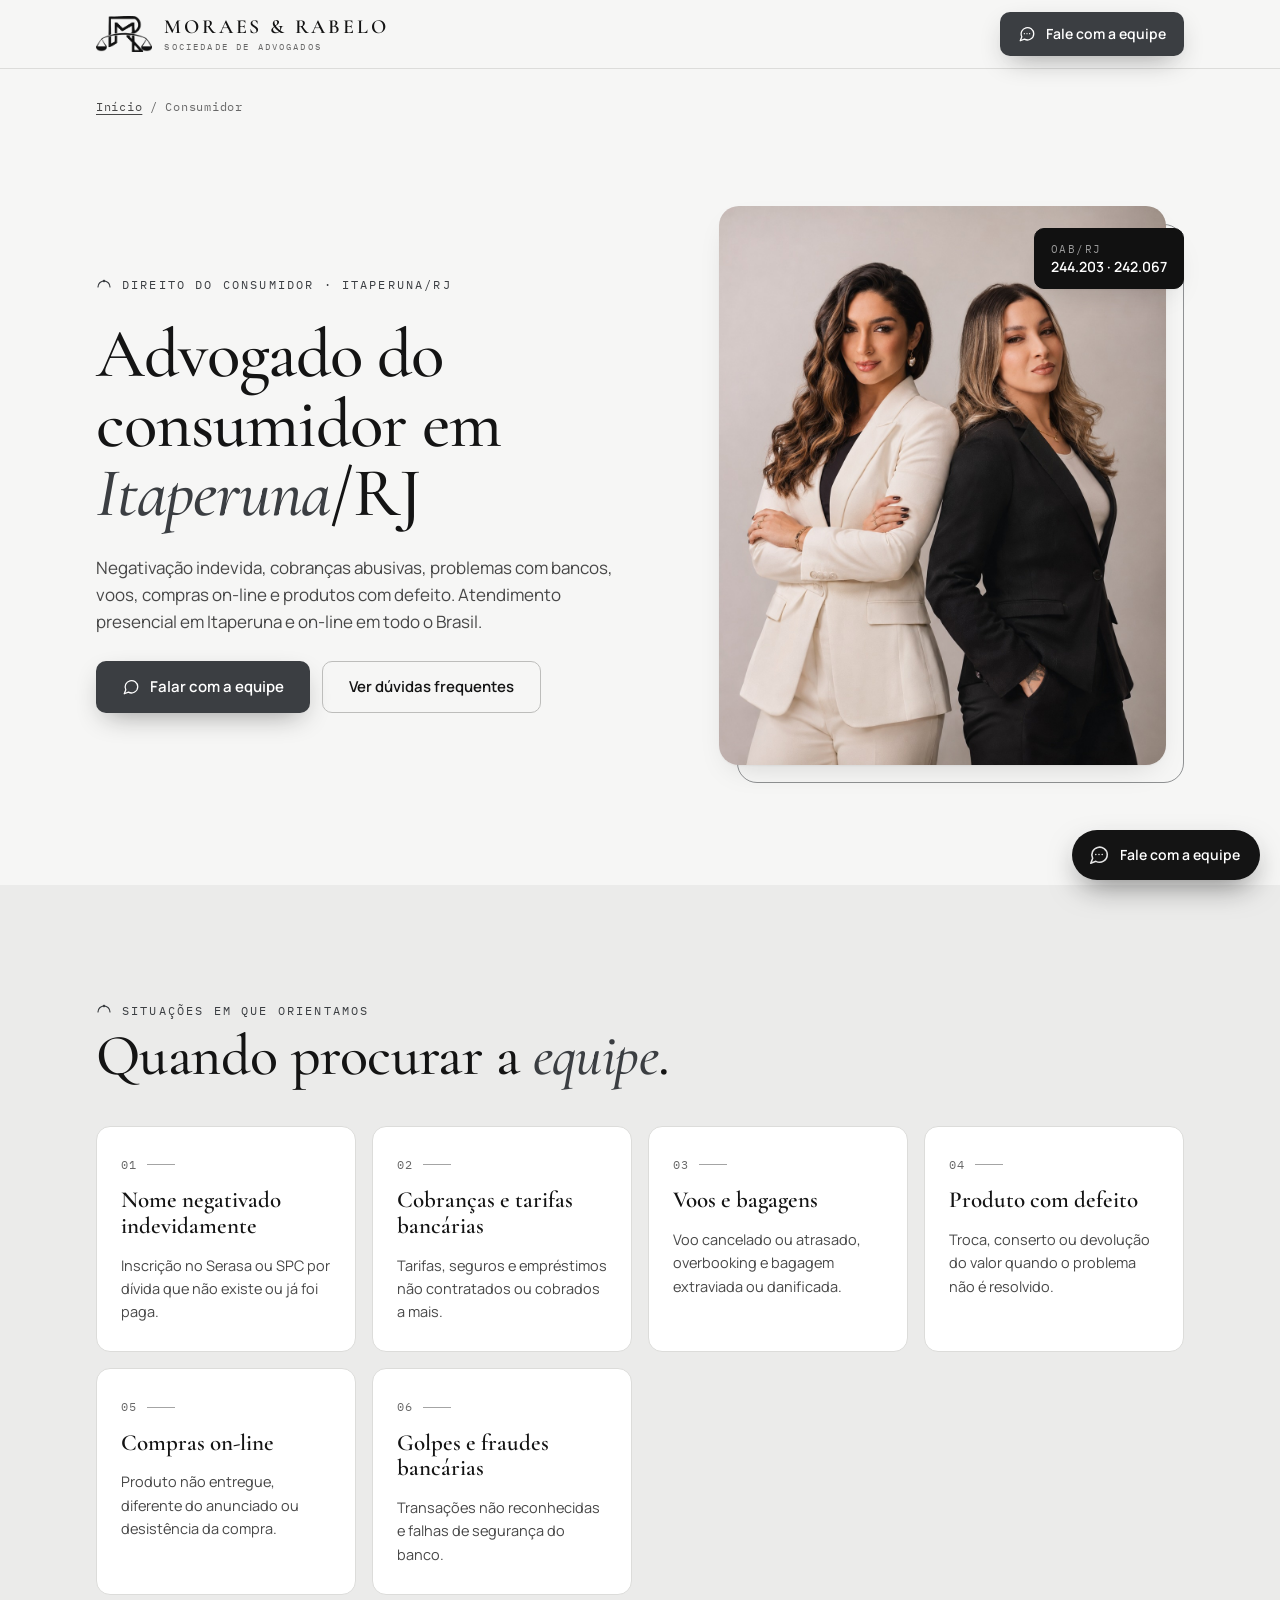
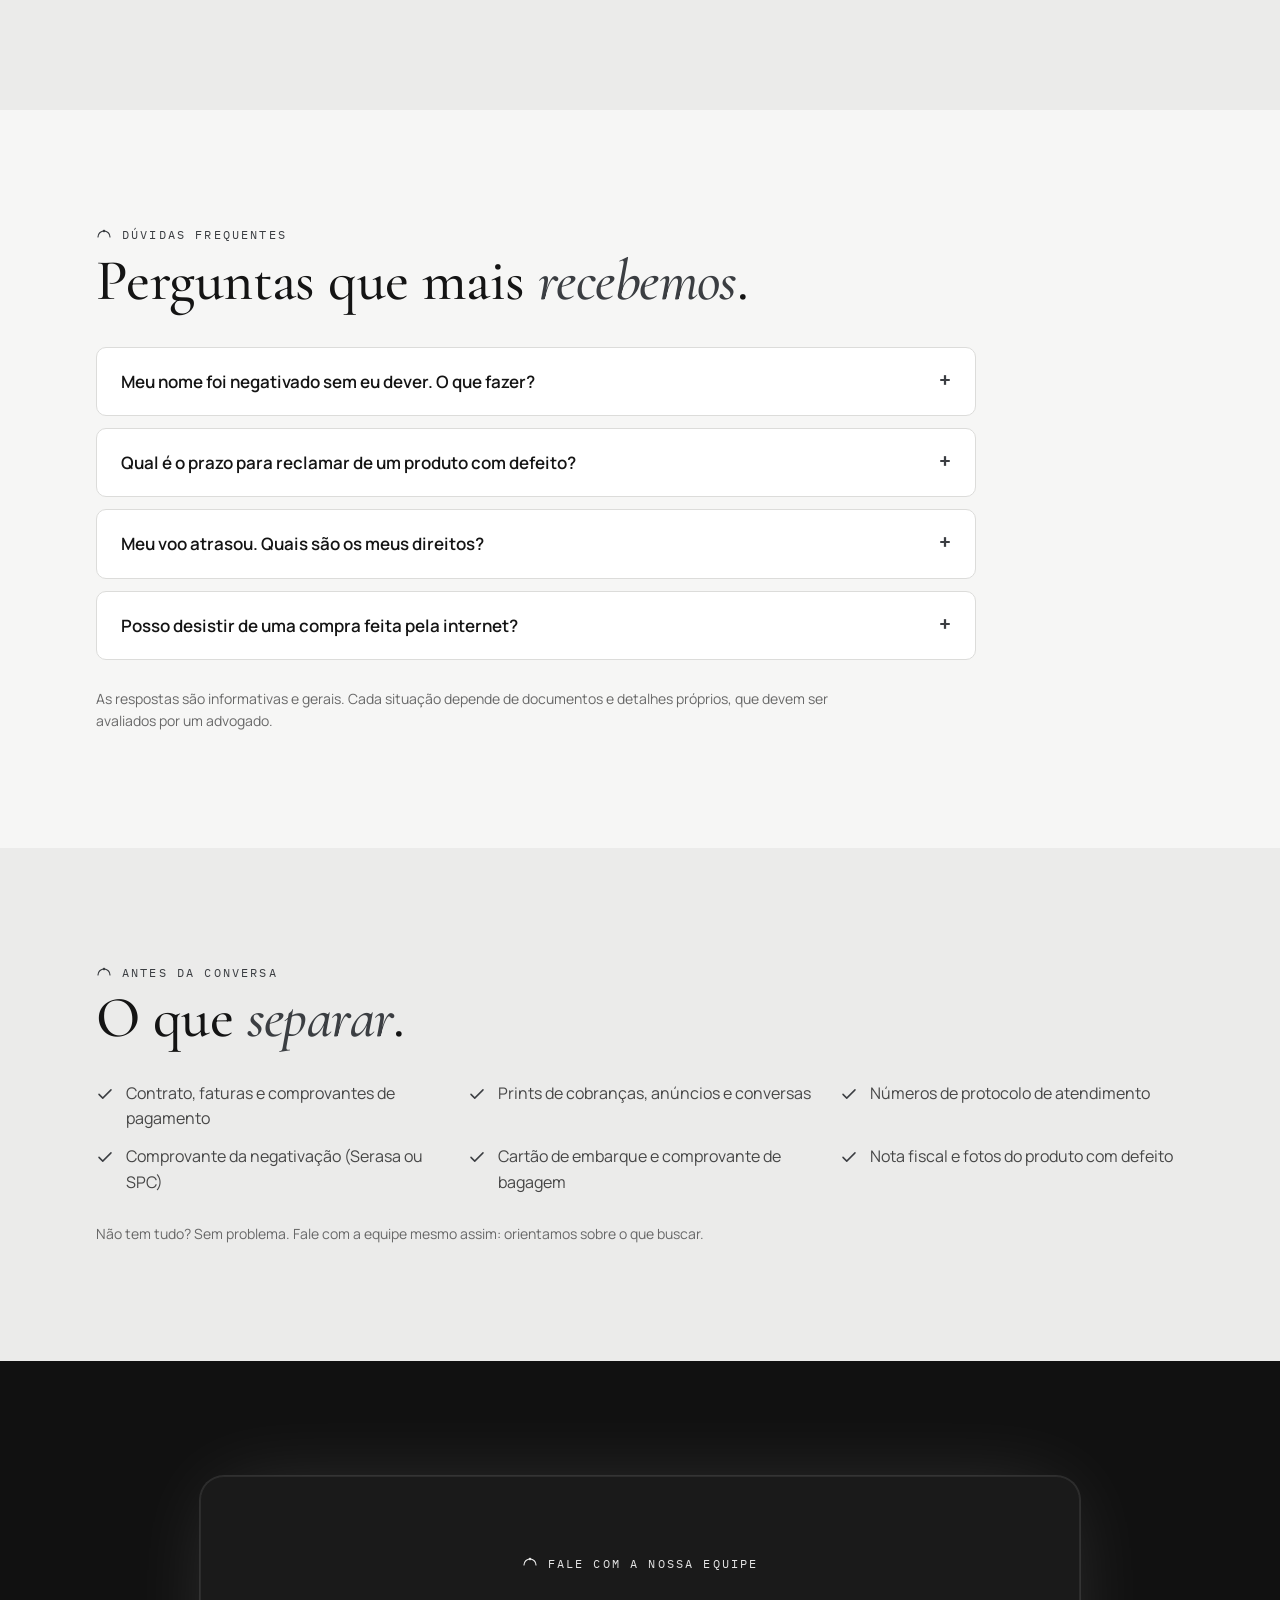
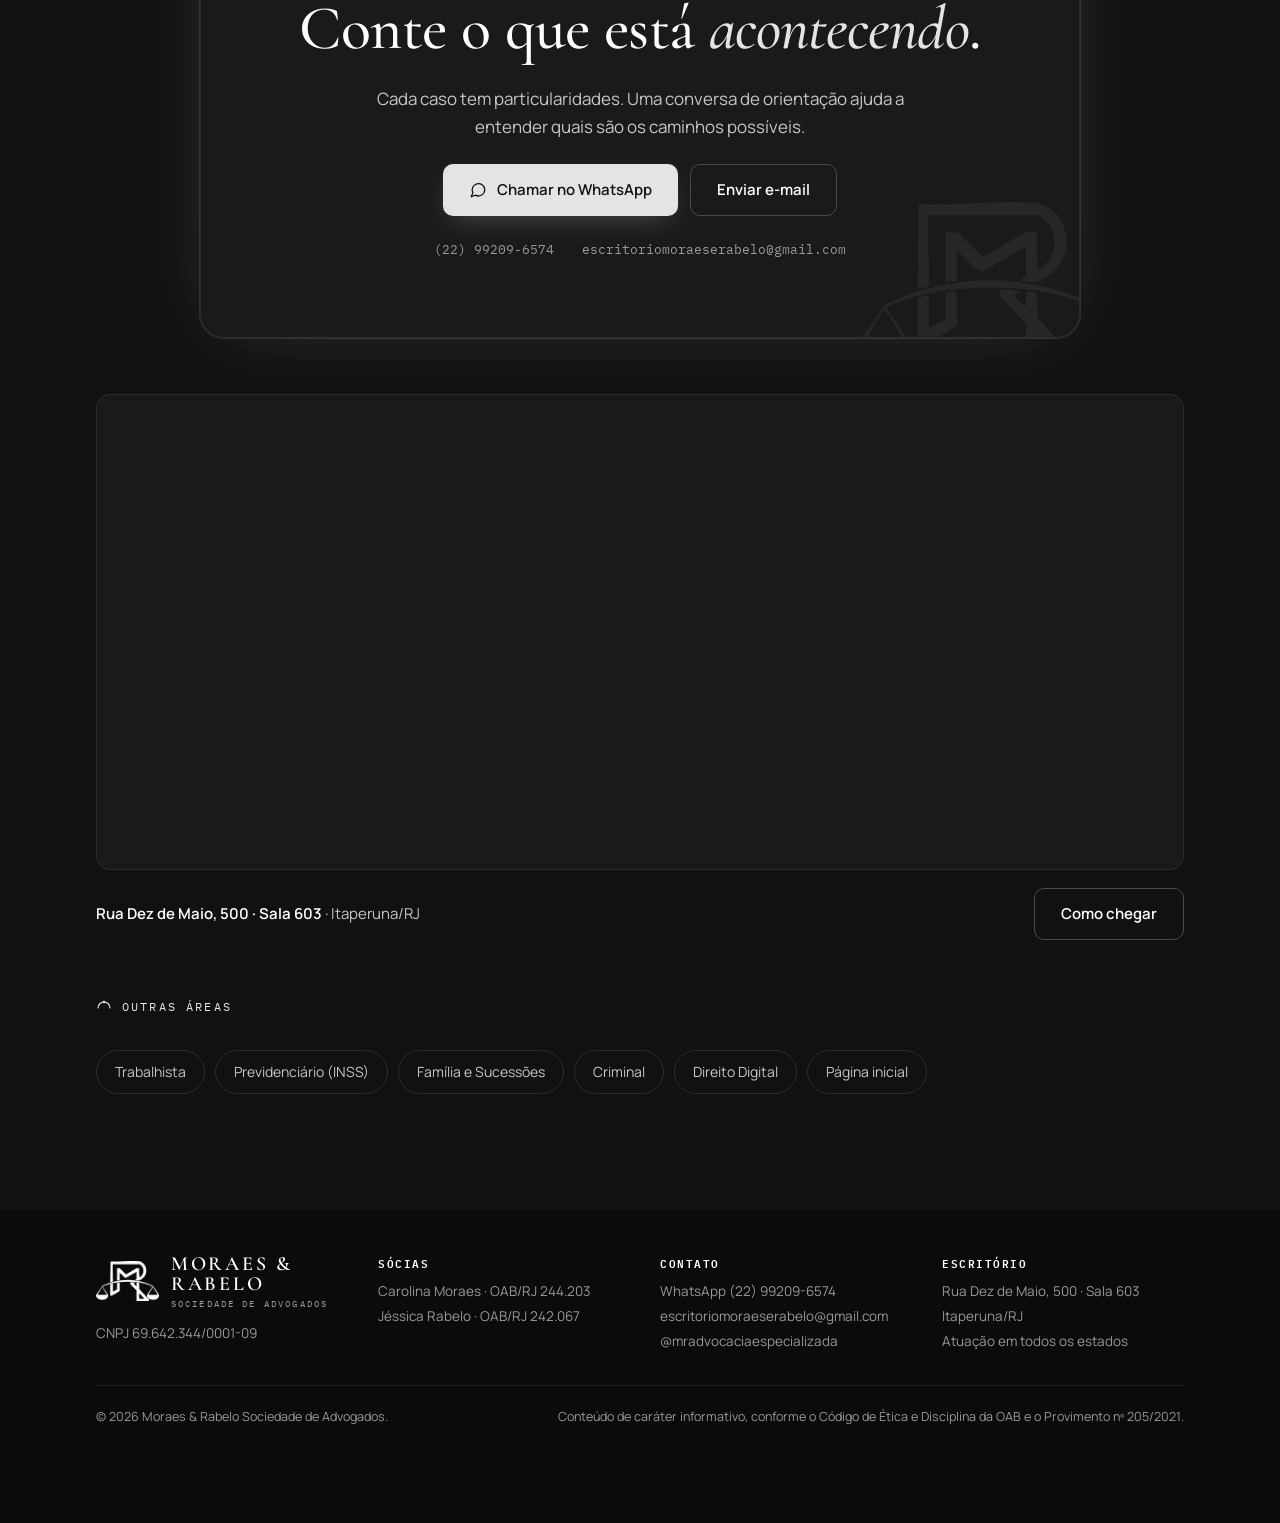
<file: advogado-consumidor-itaperuna/index.html>
<!DOCTYPE html>
<html lang="pt-BR">
<head>
<meta charset="utf-8">
<meta name="viewport" content="width=device-width, initial-scale=1">
<title>Advogado do Consumidor em Itaperuna/RJ | Moraes &amp; Rabelo</title>
<meta name="description" content="Advogado do consumidor em Itaperuna/RJ: negativa&#231;&#227;o indevida, cobran&#231;as e tarifas banc&#225;rias, voos atrasados ou cancelados, produtos com defeito e compras on-line.">
<link rel="canonical" href="https://escritoriomoraeserabelo-ai.github.io/advogado-consumidor-itaperuna/">
<meta name="robots" content="index,follow,max-image-preview:large">
<meta name="theme-color" content="#111111">
<link rel="icon" type="image/png" href="/favicon.png">
<link rel="apple-touch-icon" href="/img/apple-touch-icon.png">
<meta property="og:type" content="website">
<meta property="og:locale" content="pt_BR">
<meta property="og:site_name" content="Moraes &amp; Rabelo Sociedade de Advogados">
<meta property="og:title" content="Advogado do Consumidor em Itaperuna/RJ | Moraes &amp; Rabelo">
<meta property="og:description" content="Advogado do consumidor em Itaperuna/RJ: negativa&#231;&#227;o indevida, cobran&#231;as e tarifas banc&#225;rias, voos atrasados ou cancelados, produtos com defeito e compras on-line.">
<meta property="og:url" content="https://escritoriomoraeserabelo-ai.github.io/advogado-consumidor-itaperuna/">
<meta property="og:image" content="https://escritoriomoraeserabelo-ai.github.io/img/og.jpg">
<meta name="twitter:card" content="summary_large_image">
<script type="application/ld+json">
{
 "@context": "https://schema.org",
 "@graph": [
  {
   "@type": "LegalService",
   "@id": "https://escritoriomoraeserabelo-ai.github.io/#escritorio",
   "name": "Moraes & Rabelo Sociedade de Advogados",
   "url": "https://escritoriomoraeserabelo-ai.github.io/",
   "telephone": "+55-22-99209-6574",
   "image": "https://escritoriomoraeserabelo-ai.github.io/img/og.jpg",
   "address": {
    "@type": "PostalAddress",
    "streetAddress": "Rua Dez de Maio, 500, Sala 603",
    "addressLocality": "Itaperuna",
    "addressRegion": "RJ",
    "addressCountry": "BR"
   }
  },
  {
   "@type": "WebPage",
   "@id": "https://escritoriomoraeserabelo-ai.github.io/advogado-consumidor-itaperuna/",
   "url": "https://escritoriomoraeserabelo-ai.github.io/advogado-consumidor-itaperuna/",
   "name": "Advogado do Consumidor em Itaperuna/RJ | Moraes & Rabelo",
   "description": "Advogado do consumidor em Itaperuna/RJ: negativa\u00e7\u00e3o indevida, cobran\u00e7as e tarifas banc\u00e1rias, voos atrasados ou cancelados, produtos com defeito e compras on-line.",
   "about": {
    "@id": "https://escritoriomoraeserabelo-ai.github.io/#escritorio"
   },
   "inLanguage": "pt-BR"
  },
  {
   "@type": "BreadcrumbList",
   "itemListElement": [
    {
     "@type": "ListItem",
     "position": 1,
     "name": "In\u00edcio",
     "item": "https://escritoriomoraeserabelo-ai.github.io/"
    },
    {
     "@type": "ListItem",
     "position": 2,
     "name": "Consumidor",
     "item": "https://escritoriomoraeserabelo-ai.github.io/advogado-consumidor-itaperuna/"
    }
   ]
  }
 ]
}
</script>
<link rel="preconnect" href="https://fonts.googleapis.com">
<link rel="preconnect" href="https://fonts.gstatic.com" crossorigin>
<link rel="stylesheet" href="https://fonts.googleapis.com/css2?family=Cormorant+Garamond:ital,wght@0,500;0,600;1,500;1,600&amp;family=Manrope:wght@400;500;600;700&amp;family=IBM+Plex+Mono:wght@400;500&amp;display=swap">
<link rel="stylesheet" href="/assets-mr.css">
</head>
<body style="margin:0">
<div class="mr">
<!-- ================= 2. NAV FIXA ================= -->
<header class="nav">
  <div class="wrap">
    <a class="brand" href="/" aria-label="Moraes &amp; Rabelo, in&#237;cio">
      <img src="/img/logo-preto.png" alt="" width="62" height="40">
      <span class="brand-t"><b>MORAES &amp; RABELO</b><small>Sociedade de Advogados</small></span>
    </a>
    <a class="btn btn-p" href="https://wa.me/5522992096574?text=Ol%C3%A1%21%20Vim%20pelo%20site%20da%20Moraes%20%26%20Rabelo%20e%20gostaria%20de%20falar%20com%20a%20equipe." target="_blank" rel="noopener" aria-label="Falar com a equipe pelo WhatsApp">
      <svg aria-hidden="true" width="18" height="18" viewBox="0 0 24 24" fill="none" stroke="currentColor" stroke-width="1.7" stroke-linecap="round" stroke-linejoin="round"><path d="M21 11.5a8.4 8.4 0 0 1-12.4 7.4L3 21l2.1-5.4A8.4 8.4 0 1 1 21 11.5z"/><path d="M8.5 11.5h.01M12 11.5h.01M15.5 11.5h.01"/></svg><span>Fale com a equipe</span>
    </a>
  </div>
</header>


<div class="wrap"><nav class="crumb" aria-label="Voc&#234; est&#225; em"><a href="/">In&#237;cio</a> / Consumidor</nav></div>

<section class="hero">
  <div class="wrap hero-g">
    <div class="hero-txt rv">
      <span class="eyebrow"><svg aria-hidden="true" width="16" height="16" viewBox="0 0 24 24" fill="none" stroke="currentColor" stroke-width="1.7" stroke-linecap="round" stroke-linejoin="round"><path d="M3 15a9 9 0 0 1 18 0"/><circle cx="12" cy="6" r="1.2" fill="currentColor"/></svg>Direito do Consumidor &#183; Itaperuna/RJ</span>
      <h1 class="h1">Advogado do consumidor em <span class="hl">Itaperuna</span>/RJ</h1>
      <p class="lead">Negativa&#231;&#227;o indevida, cobran&#231;as abusivas, problemas com bancos, voos, compras on-line e produtos com defeito. Atendimento presencial em Itaperuna e on-line em todo o Brasil.</p>
      <div class="hero-btns">
        <a class="btn btn-p" href="https://wa.me/5522992096574?text=Ol%C3%A1%21%20Vim%20pelo%20site%20e%20gostaria%20de%20orienta%C3%A7%C3%A3o%20sobre%20um%20problema%20de%20consumo." target="_blank" rel="noopener"><svg aria-hidden="true" width="18" height="18" viewBox="0 0 24 24" fill="none" stroke="currentColor" stroke-width="1.7" stroke-linecap="round" stroke-linejoin="round"><path d="M21 11.5a8.4 8.4 0 0 1-12.4 7.4L3 21l2.1-5.4A8.4 8.4 0 1 1 21 11.5z"/></svg>Falar com a equipe</a>
        <a class="btn btn-o" href="#duvidas">Ver d&#250;vidas frequentes</a>
      </div>
    </div>
    <div class="hero-ph rv">
      <img src="/img/dupla.jpg" alt="Carolina Moraes e J&#233;ssica Rabelo, s&#243;cias da Moraes &amp; Rabelo" width="760" height="950">
      <div class="badge badge-b"><div><small>OAB/RJ</small><strong>244.203 &#183; 242.067</strong></div></div>
    </div>
  </div>
</section>

<section class="sec bg2">
  <div class="wrap">
    <span class="eyebrow"><svg aria-hidden="true" width="16" height="16" viewBox="0 0 24 24" fill="none" stroke="currentColor" stroke-width="1.7" stroke-linecap="round" stroke-linejoin="round"><path d="M3 15a9 9 0 0 1 18 0"/><circle cx="12" cy="6" r="1.2" fill="currentColor"/></svg>Situa&#231;&#245;es em que orientamos</span>
    <h2 class="h2">Quando procurar a <span class="hl">equipe</span>.</h2>
    <div class="sit">
<article class="ar rv"><span class="num">01</span><h3>Nome negativado indevidamente</h3><p>Inscri&#231;&#227;o no Serasa ou SPC por d&#237;vida que n&#227;o existe ou j&#225; foi paga.</p></article>
<article class="ar rv"><span class="num">02</span><h3>Cobran&#231;as e tarifas banc&#225;rias</h3><p>Tarifas, seguros e empr&#233;stimos n&#227;o contratados ou cobrados a mais.</p></article>
<article class="ar rv"><span class="num">03</span><h3>Voos e bagagens</h3><p>Voo cancelado ou atrasado, overbooking e bagagem extraviada ou danificada.</p></article>
<article class="ar rv"><span class="num">04</span><h3>Produto com defeito</h3><p>Troca, conserto ou devolu&#231;&#227;o do valor quando o problema n&#227;o &#233; resolvido.</p></article>
<article class="ar rv"><span class="num">05</span><h3>Compras on-line</h3><p>Produto n&#227;o entregue, diferente do anunciado ou desist&#234;ncia da compra.</p></article>
<article class="ar rv"><span class="num">06</span><h3>Golpes e fraudes banc&#225;rias</h3><p>Transa&#231;&#245;es n&#227;o reconhecidas e falhas de seguran&#231;a do banco.</p></article>
    </div>
  </div>
</section>

<section class="sec" id="duvidas">
  <div class="wrap">
    <span class="eyebrow"><svg aria-hidden="true" width="16" height="16" viewBox="0 0 24 24" fill="none" stroke="currentColor" stroke-width="1.7" stroke-linecap="round" stroke-linejoin="round"><path d="M3 15a9 9 0 0 1 18 0"/><circle cx="12" cy="6" r="1.2" fill="currentColor"/></svg>D&#250;vidas frequentes</span>
    <h2 class="h2">Perguntas que mais <span class="hl">recebemos</span>.</h2>
    <div class="faq">
<details><summary>Meu nome foi negativado sem eu dever. O que fazer?</summary><p>Guarde o comprovante da negativa&#231;&#227;o e os protocolos de atendimento. &#201; poss&#237;vel pedir a retirada do nome e repara&#231;&#227;o. O STJ costuma reconhecer dano moral em negativa&#231;&#227;o indevida, salvo quando j&#225; existe outra negativa&#231;&#227;o leg&#237;tima anterior (S&#250;mula 385).</p></details>
<details><summary>Qual &#233; o prazo para reclamar de um produto com defeito?</summary><p>Pelo C&#243;digo de Defesa do Consumidor, 30 dias para produtos e servi&#231;os n&#227;o dur&#225;veis e 90 dias para dur&#225;veis (art. 26). Para pedir indeniza&#231;&#227;o por danos causados pelo defeito, o prazo &#233; de 5 anos (art. 27).</p></details>
<details><summary>Meu voo atrasou. Quais s&#227;o os meus direitos?</summary><p>Pela Resolu&#231;&#227;o 400 da ANAC, a companhia deve dar assist&#234;ncia conforme a espera: comunica&#231;&#227;o a partir de 1 hora, alimenta&#231;&#227;o a partir de 2 horas e hospedagem a partir de 4 horas, quando necess&#225;rio. Tamb&#233;m &#233; poss&#237;vel pedir reacomoda&#231;&#227;o ou reembolso.</p></details>
<details><summary>Posso desistir de uma compra feita pela internet?</summary><p>Sim. Compras fora do estabelecimento podem ser canceladas em at&#233; 7 dias a partir do recebimento, com devolu&#231;&#227;o integral do valor pago (CDC, art. 49).</p></details>
    </div>
    <p class="note">As respostas s&#227;o informativas e gerais. Cada situa&#231;&#227;o depende de documentos e detalhes pr&#243;prios, que devem ser avaliados por um advogado.</p>
  </div>
</section>

<section class="sec bg2">
  <div class="wrap">
    <span class="eyebrow"><svg aria-hidden="true" width="16" height="16" viewBox="0 0 24 24" fill="none" stroke="currentColor" stroke-width="1.7" stroke-linecap="round" stroke-linejoin="round"><path d="M3 15a9 9 0 0 1 18 0"/><circle cx="12" cy="6" r="1.2" fill="currentColor"/></svg>Antes da conversa</span>
    <h2 class="h2">O que <span class="hl">separar</span>.</h2>
    <ul class="docs">
<li><svg aria-hidden="true" width="18" height="18" viewBox="0 0 24 24" fill="none" stroke="currentColor" stroke-width="2" stroke-linecap="round" stroke-linejoin="round"><path d="M4 12.5l5 5L20 6.5"/></svg><span>Contrato, faturas e comprovantes de pagamento</span></li>
<li><svg aria-hidden="true" width="18" height="18" viewBox="0 0 24 24" fill="none" stroke="currentColor" stroke-width="2" stroke-linecap="round" stroke-linejoin="round"><path d="M4 12.5l5 5L20 6.5"/></svg><span>Prints de cobran&#231;as, an&#250;ncios e conversas</span></li>
<li><svg aria-hidden="true" width="18" height="18" viewBox="0 0 24 24" fill="none" stroke="currentColor" stroke-width="2" stroke-linecap="round" stroke-linejoin="round"><path d="M4 12.5l5 5L20 6.5"/></svg><span>N&#250;meros de protocolo de atendimento</span></li>
<li><svg aria-hidden="true" width="18" height="18" viewBox="0 0 24 24" fill="none" stroke="currentColor" stroke-width="2" stroke-linecap="round" stroke-linejoin="round"><path d="M4 12.5l5 5L20 6.5"/></svg><span>Comprovante da negativa&#231;&#227;o (Serasa ou SPC)</span></li>
<li><svg aria-hidden="true" width="18" height="18" viewBox="0 0 24 24" fill="none" stroke="currentColor" stroke-width="2" stroke-linecap="round" stroke-linejoin="round"><path d="M4 12.5l5 5L20 6.5"/></svg><span>Cart&#227;o de embarque e comprovante de bagagem</span></li>
<li><svg aria-hidden="true" width="18" height="18" viewBox="0 0 24 24" fill="none" stroke="currentColor" stroke-width="2" stroke-linecap="round" stroke-linejoin="round"><path d="M4 12.5l5 5L20 6.5"/></svg><span>Nota fiscal e fotos do produto com defeito</span></li>
    </ul>
    <p class="note">N&#227;o tem tudo? Sem problema. Fale com a equipe mesmo assim: orientamos sobre o que buscar.</p>
  </div>
</section>

<section class="sec dk final">
  <div class="wrap">
    <div class="final-c rv">
      <img class="wm" src="/img/logo-branco.png" alt="">
      <span class="eyebrow"><svg aria-hidden="true" width="16" height="16" viewBox="0 0 24 24" fill="none" stroke="currentColor" stroke-width="1.7" stroke-linecap="round" stroke-linejoin="round"><path d="M3 15a9 9 0 0 1 18 0"/><circle cx="12" cy="6" r="1.2" fill="currentColor"/></svg>Fale com a nossa equipe</span>
      <h2 class="h2">Conte o que est&#225; <span class="hl">acontecendo</span>.</h2>
      <p class="lead">Cada caso tem particularidades. Uma conversa de orienta&#231;&#227;o ajuda a entender quais s&#227;o os caminhos poss&#237;veis.</p>
      <div class="final-btns">
        <a class="btn btn-p" href="https://wa.me/5522992096574?text=Ol%C3%A1%21%20Vim%20pelo%20site%20e%20gostaria%20de%20orienta%C3%A7%C3%A3o%20sobre%20um%20problema%20de%20consumo." target="_blank" rel="noopener"><svg aria-hidden="true" width="18" height="18" viewBox="0 0 24 24" fill="none" stroke="currentColor" stroke-width="1.7" stroke-linecap="round" stroke-linejoin="round"><path d="M21 11.5a8.4 8.4 0 0 1-12.4 7.4L3 21l2.1-5.4A8.4 8.4 0 1 1 21 11.5z"/></svg>Chamar no WhatsApp</a>
        <a class="btn btn-o" href="mailto:escritoriomoraeserabelo@gmail.com?subject=Contato%20pelo%20site%20-%20Consumidor">Enviar e-mail</a>
      </div>
      <div class="contacts"><a href="https://wa.me/5522992096574?text=Ol%C3%A1%21%20Vim%20pelo%20site%20e%20gostaria%20de%20orienta%C3%A7%C3%A3o%20sobre%20um%20problema%20de%20consumo." target="_blank" rel="noopener">(22) 99209-6574</a><a href="mailto:escritoriomoraeserabelo@gmail.com">escritoriomoraeserabelo@gmail.com</a></div>
    </div>
    <div class="mapa rv" id="mr-mapa">
      <div class="mapa-f"><iframe src="https://www.google.com/maps?q=Rua%20Dez%20de%20Maio%2C%20500%20-%20Itaperuna%20-%20RJ&amp;output=embed&amp;hl=pt-BR" title="Mapa: Moraes &amp; Rabelo, Rua Dez de Maio, 500, Sala 603, Itaperuna/RJ" loading="lazy" referrerpolicy="no-referrer-when-downgrade" allowfullscreen></iframe></div>
      <div class="mapa-i"><span><b>Rua Dez de Maio, 500 &#183; Sala 603</b> &#183; Itaperuna/RJ</span><a class="btn btn-o" href="https://www.google.com/maps/dir/?api=1&amp;destination=Rua%20Dez%20de%20Maio%2C%20500%20-%20Itaperuna%20-%20RJ" target="_blank" rel="noopener">Como chegar</a></div>
    </div>
    <div class="rv" style="margin-top:56px">
      <span class="eyebrow"><svg aria-hidden="true" width="16" height="16" viewBox="0 0 24 24" fill="none" stroke="currentColor" stroke-width="1.7" stroke-linecap="round" stroke-linejoin="round"><path d="M3 15a9 9 0 0 1 18 0"/><circle cx="12" cy="6" r="1.2" fill="currentColor"/></svg>Outras &#225;reas</span>
      <div class="outras">
<a href="/advogado-trabalhista-itaperuna/">Trabalhista</a>
<a href="/advogado-previdenciario-itaperuna/">Previdenci&#225;rio (INSS)</a>
<a href="/advogado-familia-itaperuna/">Fam&#237;lia e Sucess&#245;es</a>
<a href="/advogado-criminal-itaperuna/">Criminal</a>
<a href="/advogado-direito-digital/">Direito Digital</a>
<a href="/">P&#225;gina inicial</a>
      </div>
    </div>
  </div>
</section>

<!-- ================= 12. RODAP&#201; ================= -->
<footer class="ft">
  <div class="wrap">
    <div class="ft-g">
      <div class="ft-c" style="gap:14px">
        <span class="brand"><img src="/img/logo-branco.png" alt="Logo Moraes &amp; Rabelo" width="62" height="40"><span class="brand-t"><b>MORAES &amp; RABELO</b><small>Sociedade de Advogados</small></span></span>
        <span>CNPJ 69.642.344/0001-09</span>
      </div>
      <div class="ft-c">
        <strong>S&#243;cias</strong>
        <span>Carolina Moraes &#183; OAB/RJ 244.203</span>
        <span>J&#233;ssica Rabelo &#183; OAB/RJ 242.067</span>
        <!-- Adicione aqui o n&#186; de registro da sociedade na OAB/RJ, ex.: <span>Registro OAB/RJ n&#186; ____</span> -->
      </div>
      <div class="ft-c">
        <strong>Contato</strong>
        <a href="https://wa.me/5522992096574?text=Ol%C3%A1%21%20Vim%20pelo%20site." target="_blank" rel="noopener">WhatsApp (22) 99209-6574</a>
        <a href="mailto:escritoriomoraeserabelo@gmail.com">escritoriomoraeserabelo@gmail.com</a>
        <a href="https://www.instagram.com/mradvocaciaespecializada/" target="_blank" rel="noopener">@mradvocaciaespecializada</a>
      </div>
      <div class="ft-c">
        <strong>Escrit&#243;rio</strong>
        <span>Rua Dez de Maio, 500 &#183; Sala 603</span>
        <span>Itaperuna/RJ</span>
        <span>Atua&#231;&#227;o em todos os estados</span>
      </div>
    </div>
    <div class="ft-b">
      <span>&#169; 2026 Moraes &amp; Rabelo Sociedade de Advogados.</span>
      <span>Conte&#250;do de car&#225;ter informativo, conforme o C&#243;digo de &#201;tica e Disciplina da OAB e o Provimento n&#186; 205/2021.</span>
    </div>
  </div>
</footer>

<!-- ================= BOT&#195;O FLUTUANTE DO WHATSAPP ================= -->
<a class="float" href="https://wa.me/5522992096574?text=Ol%C3%A1%21%20Vim%20pelo%20site%20da%20Moraes%20%26%20Rabelo%20e%20gostaria%20de%20atendimento." target="_blank" rel="noopener" aria-label="Falar com a equipe pelo WhatsApp"><svg aria-hidden="true" width="22" height="22" viewBox="0 0 24 24" fill="none" stroke="currentColor" stroke-width="1.7" stroke-linecap="round" stroke-linejoin="round"><path d="M21 11.5a8.4 8.4 0 0 1-12.4 7.4L3 21l2.1-5.4A8.4 8.4 0 1 1 21 11.5z"/><path d="M8.5 11.5h.01M12 11.5h.01M15.5 11.5h.01"/></svg><span>Fale com a equipe</span></a>

</div>
</body>
</html>
</file>
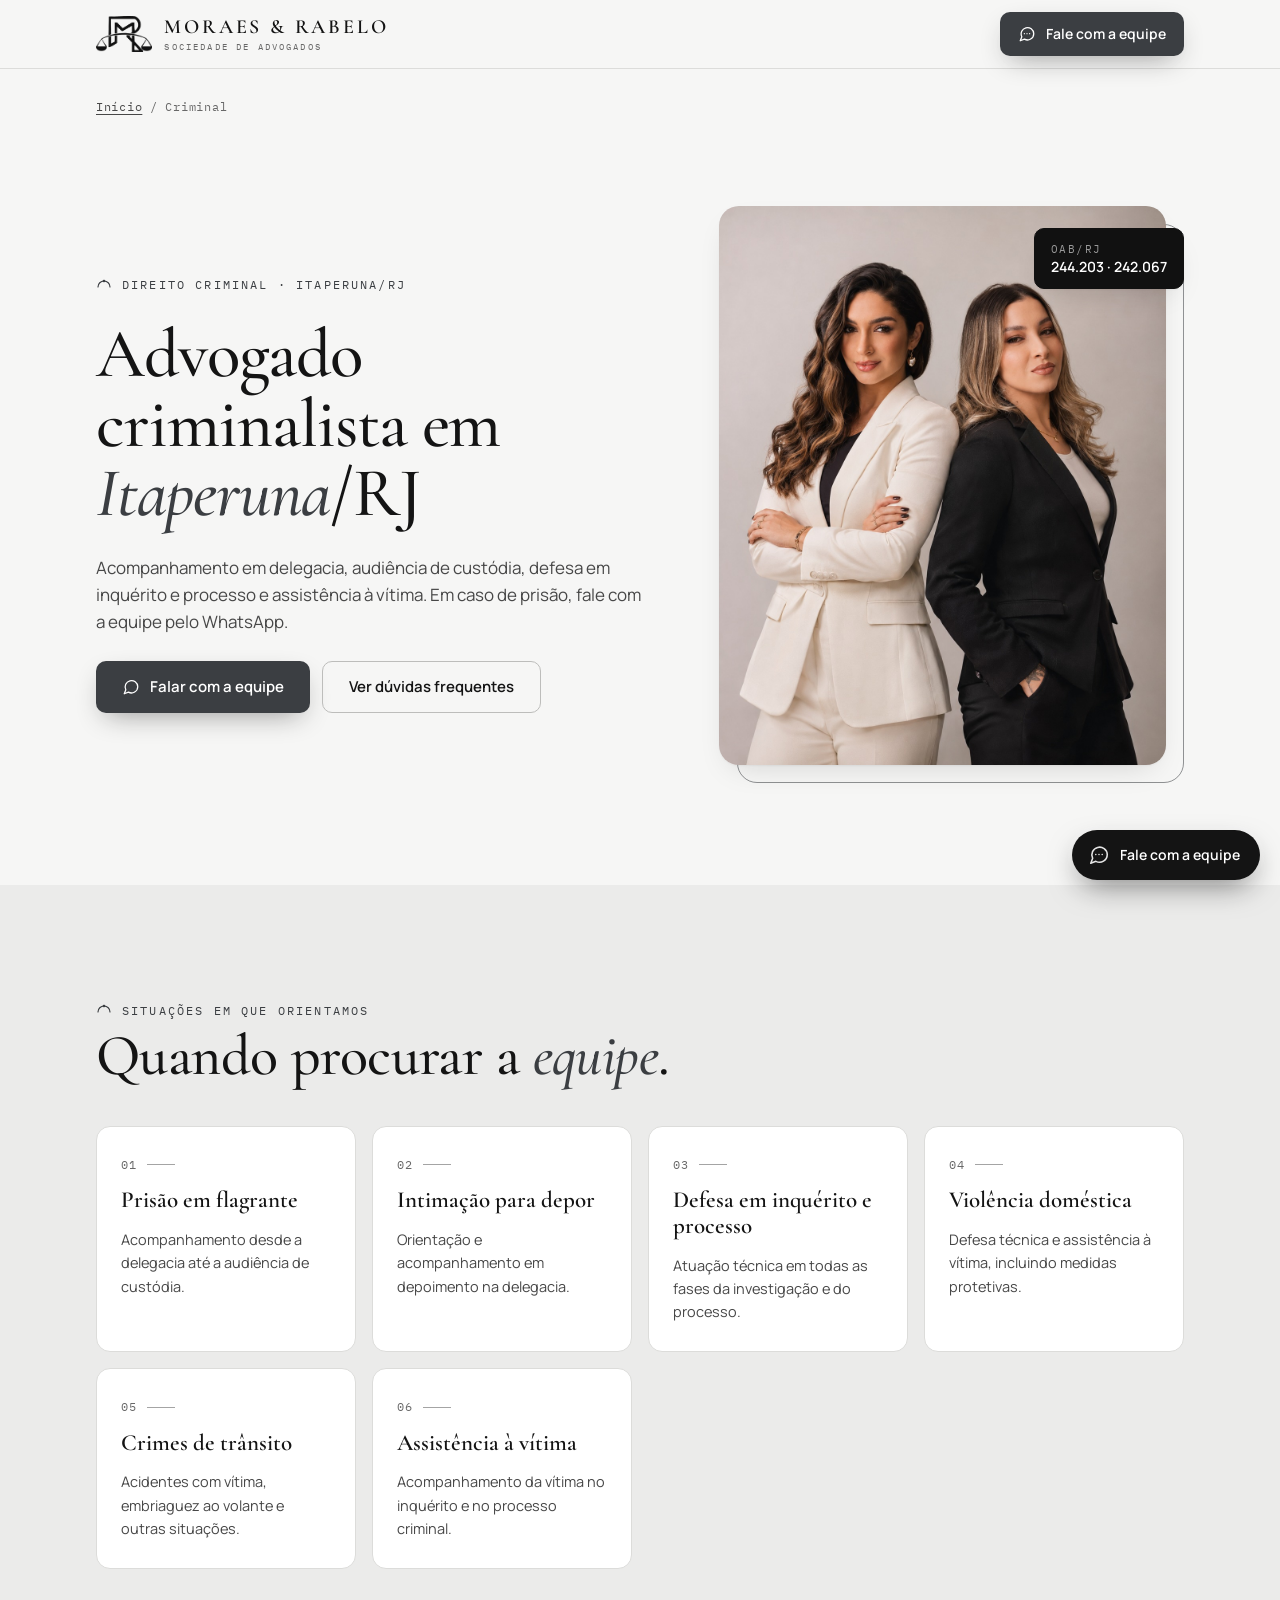
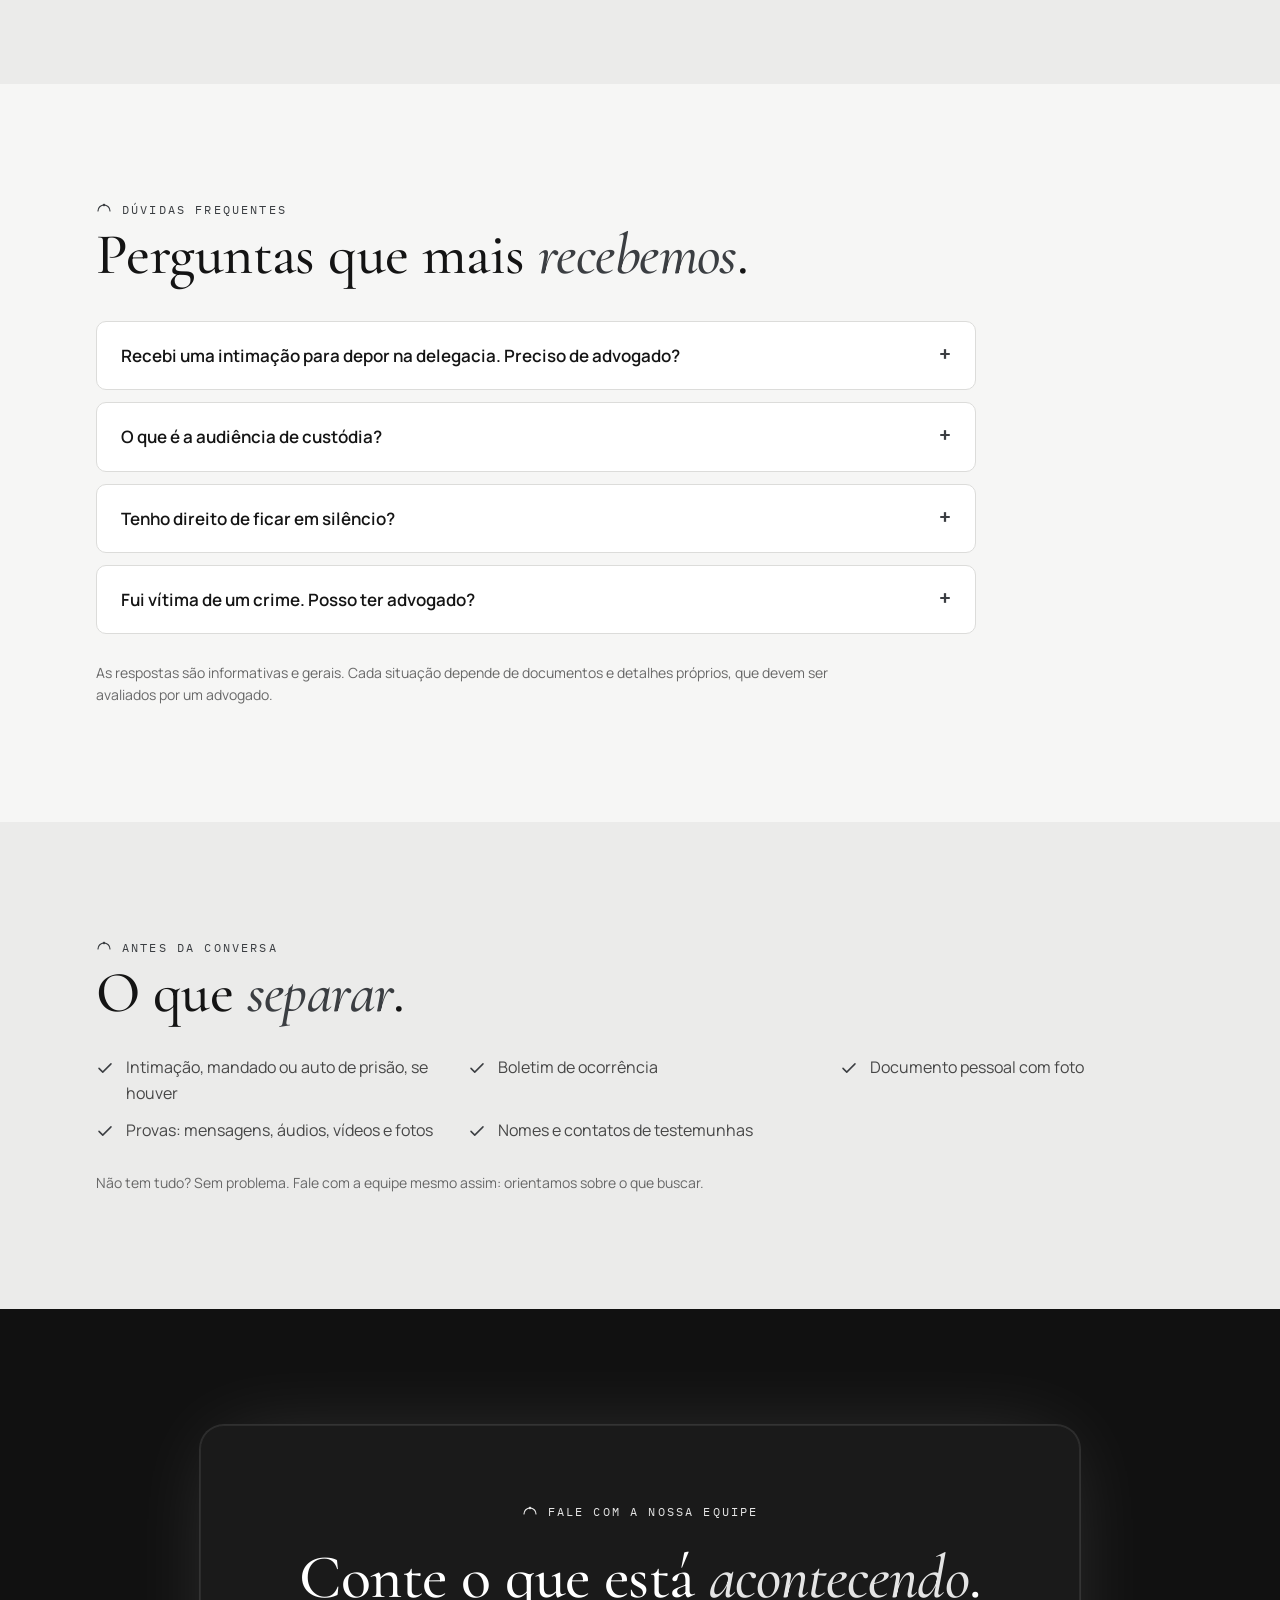
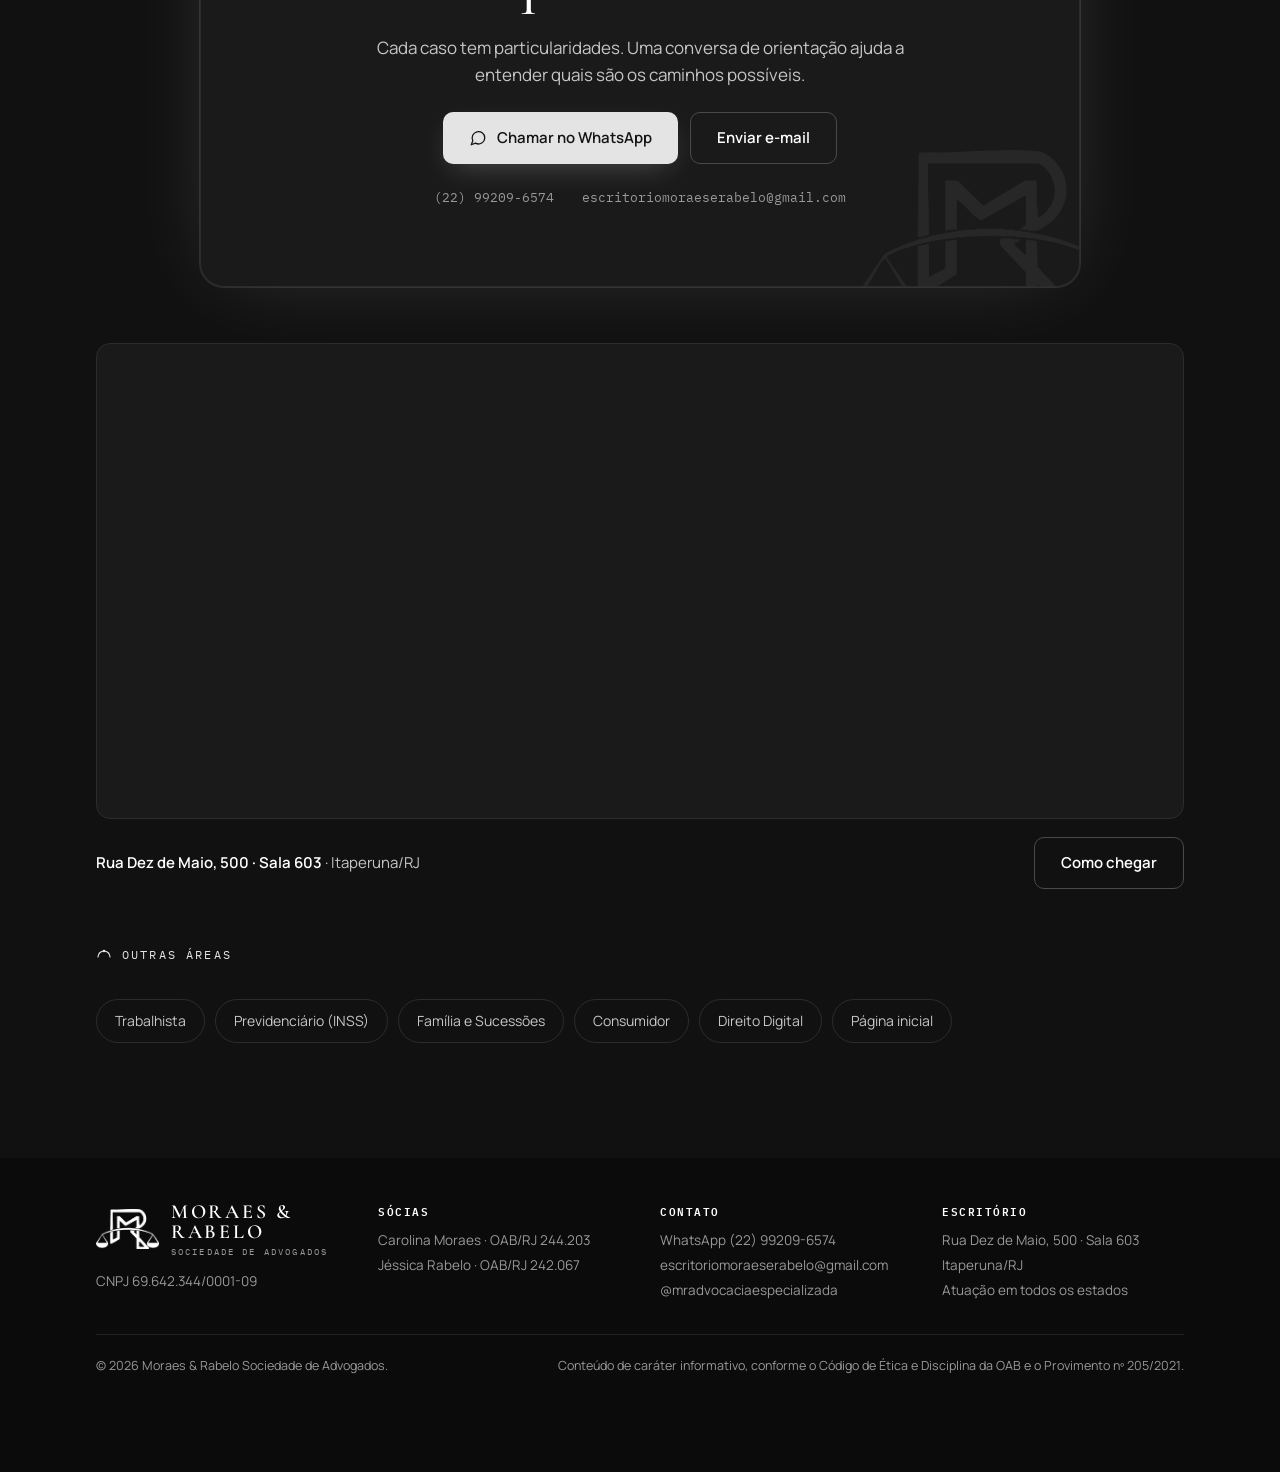
<file: advogado-criminal-itaperuna/index.html>
<!DOCTYPE html>
<html lang="pt-BR">
<head>
<meta charset="utf-8">
<meta name="viewport" content="width=device-width, initial-scale=1">
<title>Advogado Criminalista em Itaperuna/RJ | Moraes &amp; Rabelo</title>
<meta name="description" content="Advogado criminalista em Itaperuna/RJ: pris&#227;o em flagrante, audi&#234;ncia de cust&#243;dia, depoimento na delegacia, defesa em inqu&#233;rito e processo e assist&#234;ncia &#224; v&#237;tima.">
<link rel="canonical" href="https://escritoriomoraeserabelo-ai.github.io/advogado-criminal-itaperuna/">
<meta name="robots" content="index,follow,max-image-preview:large">
<meta name="theme-color" content="#111111">
<link rel="icon" type="image/png" href="/favicon.png">
<link rel="apple-touch-icon" href="/img/apple-touch-icon.png">
<meta property="og:type" content="website">
<meta property="og:locale" content="pt_BR">
<meta property="og:site_name" content="Moraes &amp; Rabelo Sociedade de Advogados">
<meta property="og:title" content="Advogado Criminalista em Itaperuna/RJ | Moraes &amp; Rabelo">
<meta property="og:description" content="Advogado criminalista em Itaperuna/RJ: pris&#227;o em flagrante, audi&#234;ncia de cust&#243;dia, depoimento na delegacia, defesa em inqu&#233;rito e processo e assist&#234;ncia &#224; v&#237;tima.">
<meta property="og:url" content="https://escritoriomoraeserabelo-ai.github.io/advogado-criminal-itaperuna/">
<meta property="og:image" content="https://escritoriomoraeserabelo-ai.github.io/img/og.jpg">
<meta name="twitter:card" content="summary_large_image">
<script type="application/ld+json">
{
 "@context": "https://schema.org",
 "@graph": [
  {
   "@type": "LegalService",
   "@id": "https://escritoriomoraeserabelo-ai.github.io/#escritorio",
   "name": "Moraes & Rabelo Sociedade de Advogados",
   "url": "https://escritoriomoraeserabelo-ai.github.io/",
   "telephone": "+55-22-99209-6574",
   "image": "https://escritoriomoraeserabelo-ai.github.io/img/og.jpg",
   "address": {
    "@type": "PostalAddress",
    "streetAddress": "Rua Dez de Maio, 500, Sala 603",
    "addressLocality": "Itaperuna",
    "addressRegion": "RJ",
    "addressCountry": "BR"
   }
  },
  {
   "@type": "WebPage",
   "@id": "https://escritoriomoraeserabelo-ai.github.io/advogado-criminal-itaperuna/",
   "url": "https://escritoriomoraeserabelo-ai.github.io/advogado-criminal-itaperuna/",
   "name": "Advogado Criminalista em Itaperuna/RJ | Moraes & Rabelo",
   "description": "Advogado criminalista em Itaperuna/RJ: pris\u00e3o em flagrante, audi\u00eancia de cust\u00f3dia, depoimento na delegacia, defesa em inqu\u00e9rito e processo e assist\u00eancia \u00e0 v\u00edtima.",
   "about": {
    "@id": "https://escritoriomoraeserabelo-ai.github.io/#escritorio"
   },
   "inLanguage": "pt-BR"
  },
  {
   "@type": "BreadcrumbList",
   "itemListElement": [
    {
     "@type": "ListItem",
     "position": 1,
     "name": "In\u00edcio",
     "item": "https://escritoriomoraeserabelo-ai.github.io/"
    },
    {
     "@type": "ListItem",
     "position": 2,
     "name": "Criminal",
     "item": "https://escritoriomoraeserabelo-ai.github.io/advogado-criminal-itaperuna/"
    }
   ]
  }
 ]
}
</script>
<link rel="preconnect" href="https://fonts.googleapis.com">
<link rel="preconnect" href="https://fonts.gstatic.com" crossorigin>
<link rel="stylesheet" href="https://fonts.googleapis.com/css2?family=Cormorant+Garamond:ital,wght@0,500;0,600;1,500;1,600&amp;family=Manrope:wght@400;500;600;700&amp;family=IBM+Plex+Mono:wght@400;500&amp;display=swap">
<link rel="stylesheet" href="/assets-mr.css">
</head>
<body style="margin:0">
<div class="mr">
<!-- ================= 2. NAV FIXA ================= -->
<header class="nav">
  <div class="wrap">
    <a class="brand" href="/" aria-label="Moraes &amp; Rabelo, in&#237;cio">
      <img src="/img/logo-preto.png" alt="" width="62" height="40">
      <span class="brand-t"><b>MORAES &amp; RABELO</b><small>Sociedade de Advogados</small></span>
    </a>
    <a class="btn btn-p" href="https://wa.me/5522992096574?text=Ol%C3%A1%21%20Vim%20pelo%20site%20da%20Moraes%20%26%20Rabelo%20e%20gostaria%20de%20falar%20com%20a%20equipe." target="_blank" rel="noopener" aria-label="Falar com a equipe pelo WhatsApp">
      <svg aria-hidden="true" width="18" height="18" viewBox="0 0 24 24" fill="none" stroke="currentColor" stroke-width="1.7" stroke-linecap="round" stroke-linejoin="round"><path d="M21 11.5a8.4 8.4 0 0 1-12.4 7.4L3 21l2.1-5.4A8.4 8.4 0 1 1 21 11.5z"/><path d="M8.5 11.5h.01M12 11.5h.01M15.5 11.5h.01"/></svg><span>Fale com a equipe</span>
    </a>
  </div>
</header>


<div class="wrap"><nav class="crumb" aria-label="Voc&#234; est&#225; em"><a href="/">In&#237;cio</a> / Criminal</nav></div>

<section class="hero">
  <div class="wrap hero-g">
    <div class="hero-txt rv">
      <span class="eyebrow"><svg aria-hidden="true" width="16" height="16" viewBox="0 0 24 24" fill="none" stroke="currentColor" stroke-width="1.7" stroke-linecap="round" stroke-linejoin="round"><path d="M3 15a9 9 0 0 1 18 0"/><circle cx="12" cy="6" r="1.2" fill="currentColor"/></svg>Direito Criminal &#183; Itaperuna/RJ</span>
      <h1 class="h1">Advogado criminalista em <span class="hl">Itaperuna</span>/RJ</h1>
      <p class="lead">Acompanhamento em delegacia, audi&#234;ncia de cust&#243;dia, defesa em inqu&#233;rito e processo e assist&#234;ncia &#224; v&#237;tima. Em caso de pris&#227;o, fale com a equipe pelo WhatsApp.</p>
      <div class="hero-btns">
        <a class="btn btn-p" href="https://wa.me/5522992096574?text=Ol%C3%A1%21%20Vim%20pelo%20site%20e%20preciso%20de%20orienta%C3%A7%C3%A3o%20sobre%20uma%20quest%C3%A3o%20criminal." target="_blank" rel="noopener"><svg aria-hidden="true" width="18" height="18" viewBox="0 0 24 24" fill="none" stroke="currentColor" stroke-width="1.7" stroke-linecap="round" stroke-linejoin="round"><path d="M21 11.5a8.4 8.4 0 0 1-12.4 7.4L3 21l2.1-5.4A8.4 8.4 0 1 1 21 11.5z"/></svg>Falar com a equipe</a>
        <a class="btn btn-o" href="#duvidas">Ver d&#250;vidas frequentes</a>
      </div>
    </div>
    <div class="hero-ph rv">
      <img src="/img/dupla.jpg" alt="Carolina Moraes e J&#233;ssica Rabelo, s&#243;cias da Moraes &amp; Rabelo" width="760" height="950">
      <div class="badge badge-b"><div><small>OAB/RJ</small><strong>244.203 &#183; 242.067</strong></div></div>
    </div>
  </div>
</section>

<section class="sec bg2">
  <div class="wrap">
    <span class="eyebrow"><svg aria-hidden="true" width="16" height="16" viewBox="0 0 24 24" fill="none" stroke="currentColor" stroke-width="1.7" stroke-linecap="round" stroke-linejoin="round"><path d="M3 15a9 9 0 0 1 18 0"/><circle cx="12" cy="6" r="1.2" fill="currentColor"/></svg>Situa&#231;&#245;es em que orientamos</span>
    <h2 class="h2">Quando procurar a <span class="hl">equipe</span>.</h2>
    <div class="sit">
<article class="ar rv"><span class="num">01</span><h3>Pris&#227;o em flagrante</h3><p>Acompanhamento desde a delegacia at&#233; a audi&#234;ncia de cust&#243;dia.</p></article>
<article class="ar rv"><span class="num">02</span><h3>Intima&#231;&#227;o para depor</h3><p>Orienta&#231;&#227;o e acompanhamento em depoimento na delegacia.</p></article>
<article class="ar rv"><span class="num">03</span><h3>Defesa em inqu&#233;rito e processo</h3><p>Atua&#231;&#227;o t&#233;cnica em todas as fases da investiga&#231;&#227;o e do processo.</p></article>
<article class="ar rv"><span class="num">04</span><h3>Viol&#234;ncia dom&#233;stica</h3><p>Defesa t&#233;cnica e assist&#234;ncia &#224; v&#237;tima, incluindo medidas protetivas.</p></article>
<article class="ar rv"><span class="num">05</span><h3>Crimes de tr&#226;nsito</h3><p>Acidentes com v&#237;tima, embriaguez ao volante e outras situa&#231;&#245;es.</p></article>
<article class="ar rv"><span class="num">06</span><h3>Assist&#234;ncia &#224; v&#237;tima</h3><p>Acompanhamento da v&#237;tima no inqu&#233;rito e no processo criminal.</p></article>
    </div>
  </div>
</section>

<section class="sec" id="duvidas">
  <div class="wrap">
    <span class="eyebrow"><svg aria-hidden="true" width="16" height="16" viewBox="0 0 24 24" fill="none" stroke="currentColor" stroke-width="1.7" stroke-linecap="round" stroke-linejoin="round"><path d="M3 15a9 9 0 0 1 18 0"/><circle cx="12" cy="6" r="1.2" fill="currentColor"/></svg>D&#250;vidas frequentes</span>
    <h2 class="h2">Perguntas que mais <span class="hl">recebemos</span>.</h2>
    <div class="faq">
<details><summary>Recebi uma intima&#231;&#227;o para depor na delegacia. Preciso de advogado?</summary><p>N&#227;o &#233; obrigat&#243;rio, mas &#233; recomend&#225;vel. O advogado pode acompanhar o depoimento e orientar sobre o que responder. Leve a intima&#231;&#227;o e um documento com foto.</p></details>
<details><summary>O que &#233; a audi&#234;ncia de cust&#243;dia?</summary><p>&#201; a apresenta&#231;&#227;o da pessoa presa a um juiz, em at&#233; 24 horas depois da pris&#227;o, para avaliar a legalidade da pris&#227;o e se ela deve ser mantida ou se a pessoa pode responder em liberdade (C&#243;digo de Processo Penal, art. 310).</p></details>
<details><summary>Tenho direito de ficar em sil&#234;ncio?</summary><p>Sim. A Constitui&#231;&#227;o garante o direito de permanecer calado, e o sil&#234;ncio n&#227;o pode ser interpretado contra a pessoa (art. 5&#186;, LXIII).</p></details>
<details><summary>Fui v&#237;tima de um crime. Posso ter advogado?</summary><p>Sim. A v&#237;tima pode ser acompanhada por advogado no inqu&#233;rito e no processo, inclusive como assistente de acusa&#231;&#227;o, e para pedir medidas protetivas e repara&#231;&#227;o de danos.</p></details>
    </div>
    <p class="note">As respostas s&#227;o informativas e gerais. Cada situa&#231;&#227;o depende de documentos e detalhes pr&#243;prios, que devem ser avaliados por um advogado.</p>
  </div>
</section>

<section class="sec bg2">
  <div class="wrap">
    <span class="eyebrow"><svg aria-hidden="true" width="16" height="16" viewBox="0 0 24 24" fill="none" stroke="currentColor" stroke-width="1.7" stroke-linecap="round" stroke-linejoin="round"><path d="M3 15a9 9 0 0 1 18 0"/><circle cx="12" cy="6" r="1.2" fill="currentColor"/></svg>Antes da conversa</span>
    <h2 class="h2">O que <span class="hl">separar</span>.</h2>
    <ul class="docs">
<li><svg aria-hidden="true" width="18" height="18" viewBox="0 0 24 24" fill="none" stroke="currentColor" stroke-width="2" stroke-linecap="round" stroke-linejoin="round"><path d="M4 12.5l5 5L20 6.5"/></svg><span>Intima&#231;&#227;o, mandado ou auto de pris&#227;o, se houver</span></li>
<li><svg aria-hidden="true" width="18" height="18" viewBox="0 0 24 24" fill="none" stroke="currentColor" stroke-width="2" stroke-linecap="round" stroke-linejoin="round"><path d="M4 12.5l5 5L20 6.5"/></svg><span>Boletim de ocorr&#234;ncia</span></li>
<li><svg aria-hidden="true" width="18" height="18" viewBox="0 0 24 24" fill="none" stroke="currentColor" stroke-width="2" stroke-linecap="round" stroke-linejoin="round"><path d="M4 12.5l5 5L20 6.5"/></svg><span>Documento pessoal com foto</span></li>
<li><svg aria-hidden="true" width="18" height="18" viewBox="0 0 24 24" fill="none" stroke="currentColor" stroke-width="2" stroke-linecap="round" stroke-linejoin="round"><path d="M4 12.5l5 5L20 6.5"/></svg><span>Provas: mensagens, &#225;udios, v&#237;deos e fotos</span></li>
<li><svg aria-hidden="true" width="18" height="18" viewBox="0 0 24 24" fill="none" stroke="currentColor" stroke-width="2" stroke-linecap="round" stroke-linejoin="round"><path d="M4 12.5l5 5L20 6.5"/></svg><span>Nomes e contatos de testemunhas</span></li>
    </ul>
    <p class="note">N&#227;o tem tudo? Sem problema. Fale com a equipe mesmo assim: orientamos sobre o que buscar.</p>
  </div>
</section>

<section class="sec dk final">
  <div class="wrap">
    <div class="final-c rv">
      <img class="wm" src="/img/logo-branco.png" alt="">
      <span class="eyebrow"><svg aria-hidden="true" width="16" height="16" viewBox="0 0 24 24" fill="none" stroke="currentColor" stroke-width="1.7" stroke-linecap="round" stroke-linejoin="round"><path d="M3 15a9 9 0 0 1 18 0"/><circle cx="12" cy="6" r="1.2" fill="currentColor"/></svg>Fale com a nossa equipe</span>
      <h2 class="h2">Conte o que est&#225; <span class="hl">acontecendo</span>.</h2>
      <p class="lead">Cada caso tem particularidades. Uma conversa de orienta&#231;&#227;o ajuda a entender quais s&#227;o os caminhos poss&#237;veis.</p>
      <div class="final-btns">
        <a class="btn btn-p" href="https://wa.me/5522992096574?text=Ol%C3%A1%21%20Vim%20pelo%20site%20e%20preciso%20de%20orienta%C3%A7%C3%A3o%20sobre%20uma%20quest%C3%A3o%20criminal." target="_blank" rel="noopener"><svg aria-hidden="true" width="18" height="18" viewBox="0 0 24 24" fill="none" stroke="currentColor" stroke-width="1.7" stroke-linecap="round" stroke-linejoin="round"><path d="M21 11.5a8.4 8.4 0 0 1-12.4 7.4L3 21l2.1-5.4A8.4 8.4 0 1 1 21 11.5z"/></svg>Chamar no WhatsApp</a>
        <a class="btn btn-o" href="mailto:escritoriomoraeserabelo@gmail.com?subject=Contato%20pelo%20site%20-%20Criminal">Enviar e-mail</a>
      </div>
      <div class="contacts"><a href="https://wa.me/5522992096574?text=Ol%C3%A1%21%20Vim%20pelo%20site%20e%20preciso%20de%20orienta%C3%A7%C3%A3o%20sobre%20uma%20quest%C3%A3o%20criminal." target="_blank" rel="noopener">(22) 99209-6574</a><a href="mailto:escritoriomoraeserabelo@gmail.com">escritoriomoraeserabelo@gmail.com</a></div>
    </div>
    <div class="mapa rv" id="mr-mapa">
      <div class="mapa-f"><iframe src="https://www.google.com/maps?q=Rua%20Dez%20de%20Maio%2C%20500%20-%20Itaperuna%20-%20RJ&amp;output=embed&amp;hl=pt-BR" title="Mapa: Moraes &amp; Rabelo, Rua Dez de Maio, 500, Sala 603, Itaperuna/RJ" loading="lazy" referrerpolicy="no-referrer-when-downgrade" allowfullscreen></iframe></div>
      <div class="mapa-i"><span><b>Rua Dez de Maio, 500 &#183; Sala 603</b> &#183; Itaperuna/RJ</span><a class="btn btn-o" href="https://www.google.com/maps/dir/?api=1&amp;destination=Rua%20Dez%20de%20Maio%2C%20500%20-%20Itaperuna%20-%20RJ" target="_blank" rel="noopener">Como chegar</a></div>
    </div>
    <div class="rv" style="margin-top:56px">
      <span class="eyebrow"><svg aria-hidden="true" width="16" height="16" viewBox="0 0 24 24" fill="none" stroke="currentColor" stroke-width="1.7" stroke-linecap="round" stroke-linejoin="round"><path d="M3 15a9 9 0 0 1 18 0"/><circle cx="12" cy="6" r="1.2" fill="currentColor"/></svg>Outras &#225;reas</span>
      <div class="outras">
<a href="/advogado-trabalhista-itaperuna/">Trabalhista</a>
<a href="/advogado-previdenciario-itaperuna/">Previdenci&#225;rio (INSS)</a>
<a href="/advogado-familia-itaperuna/">Fam&#237;lia e Sucess&#245;es</a>
<a href="/advogado-consumidor-itaperuna/">Consumidor</a>
<a href="/advogado-direito-digital/">Direito Digital</a>
<a href="/">P&#225;gina inicial</a>
      </div>
    </div>
  </div>
</section>

<!-- ================= 12. RODAP&#201; ================= -->
<footer class="ft">
  <div class="wrap">
    <div class="ft-g">
      <div class="ft-c" style="gap:14px">
        <span class="brand"><img src="/img/logo-branco.png" alt="Logo Moraes &amp; Rabelo" width="62" height="40"><span class="brand-t"><b>MORAES &amp; RABELO</b><small>Sociedade de Advogados</small></span></span>
        <span>CNPJ 69.642.344/0001-09</span>
      </div>
      <div class="ft-c">
        <strong>S&#243;cias</strong>
        <span>Carolina Moraes &#183; OAB/RJ 244.203</span>
        <span>J&#233;ssica Rabelo &#183; OAB/RJ 242.067</span>
        <!-- Adicione aqui o n&#186; de registro da sociedade na OAB/RJ, ex.: <span>Registro OAB/RJ n&#186; ____</span> -->
      </div>
      <div class="ft-c">
        <strong>Contato</strong>
        <a href="https://wa.me/5522992096574?text=Ol%C3%A1%21%20Vim%20pelo%20site." target="_blank" rel="noopener">WhatsApp (22) 99209-6574</a>
        <a href="mailto:escritoriomoraeserabelo@gmail.com">escritoriomoraeserabelo@gmail.com</a>
        <a href="https://www.instagram.com/mradvocaciaespecializada/" target="_blank" rel="noopener">@mradvocaciaespecializada</a>
      </div>
      <div class="ft-c">
        <strong>Escrit&#243;rio</strong>
        <span>Rua Dez de Maio, 500 &#183; Sala 603</span>
        <span>Itaperuna/RJ</span>
        <span>Atua&#231;&#227;o em todos os estados</span>
      </div>
    </div>
    <div class="ft-b">
      <span>&#169; 2026 Moraes &amp; Rabelo Sociedade de Advogados.</span>
      <span>Conte&#250;do de car&#225;ter informativo, conforme o C&#243;digo de &#201;tica e Disciplina da OAB e o Provimento n&#186; 205/2021.</span>
    </div>
  </div>
</footer>

<!-- ================= BOT&#195;O FLUTUANTE DO WHATSAPP ================= -->
<a class="float" href="https://wa.me/5522992096574?text=Ol%C3%A1%21%20Vim%20pelo%20site%20da%20Moraes%20%26%20Rabelo%20e%20gostaria%20de%20atendimento." target="_blank" rel="noopener" aria-label="Falar com a equipe pelo WhatsApp"><svg aria-hidden="true" width="22" height="22" viewBox="0 0 24 24" fill="none" stroke="currentColor" stroke-width="1.7" stroke-linecap="round" stroke-linejoin="round"><path d="M21 11.5a8.4 8.4 0 0 1-12.4 7.4L3 21l2.1-5.4A8.4 8.4 0 1 1 21 11.5z"/><path d="M8.5 11.5h.01M12 11.5h.01M15.5 11.5h.01"/></svg><span>Fale com a equipe</span></a>

</div>
</body>
</html>
</file>
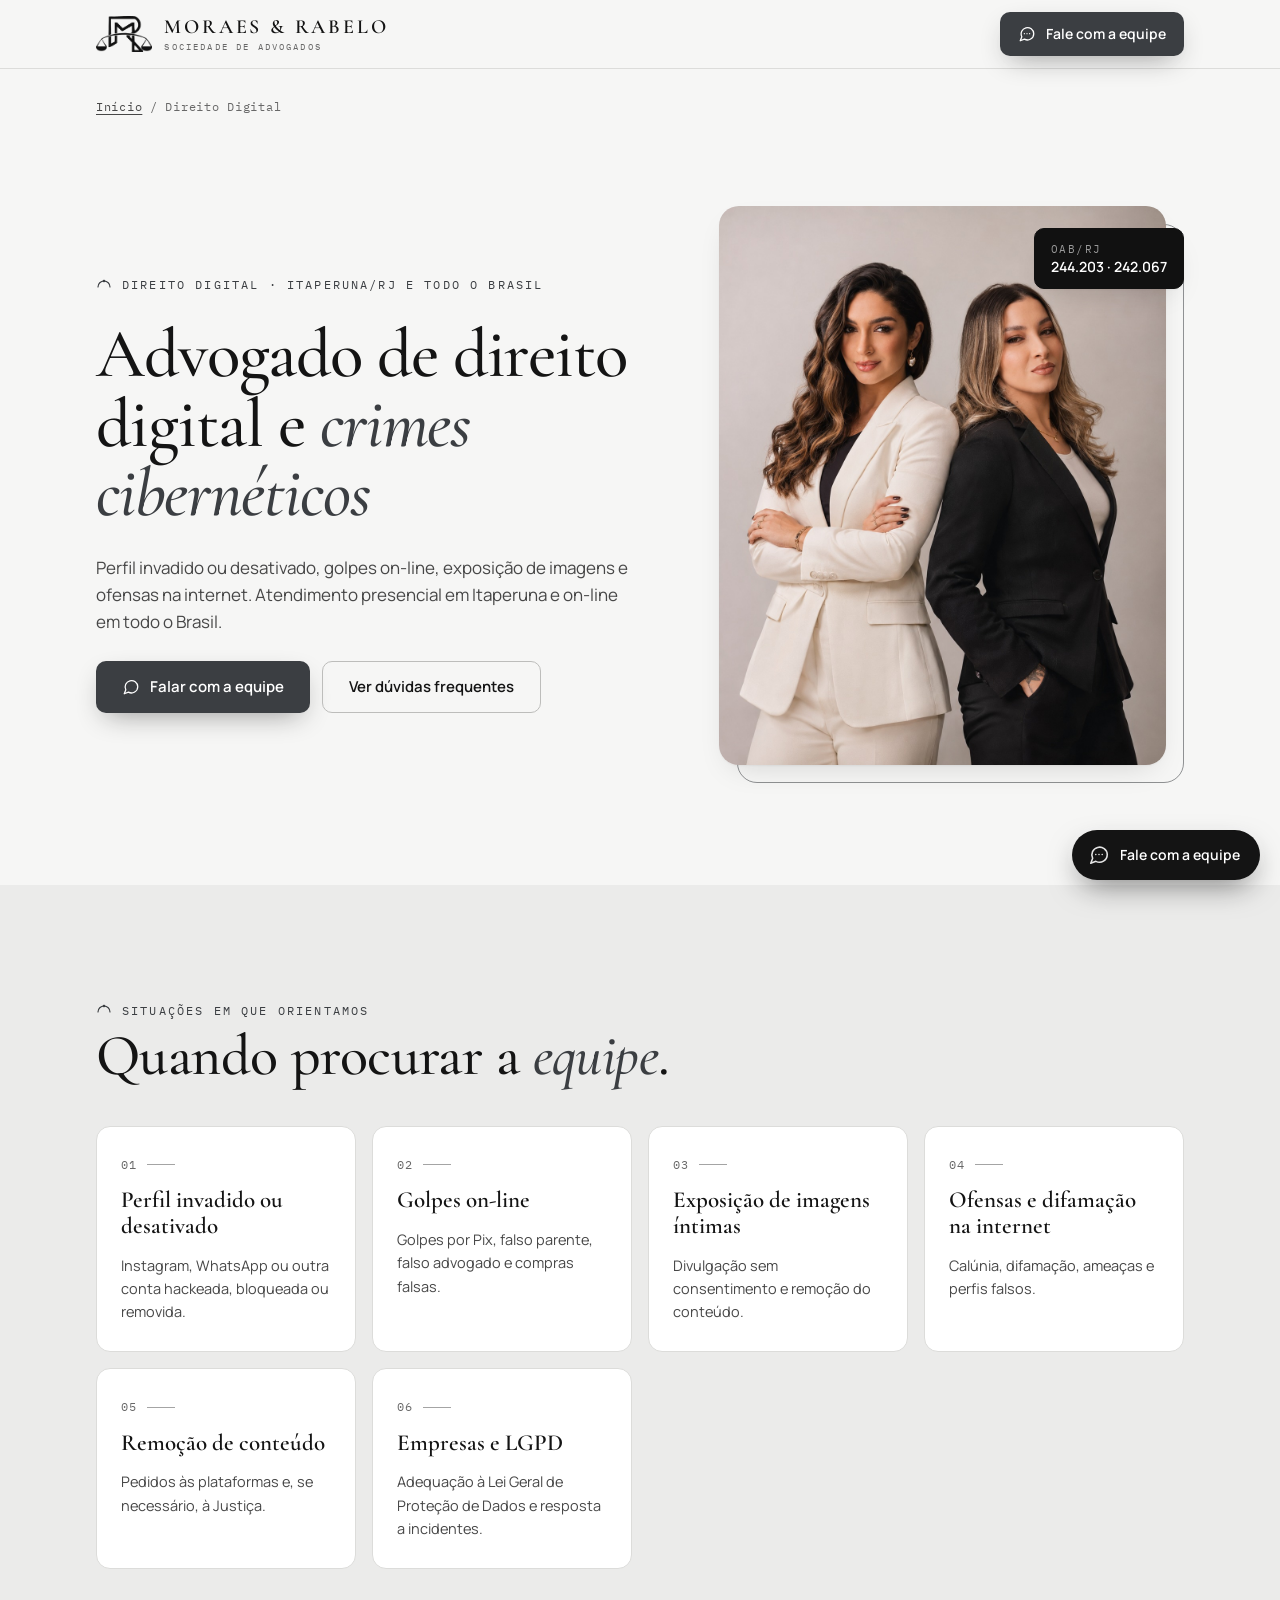
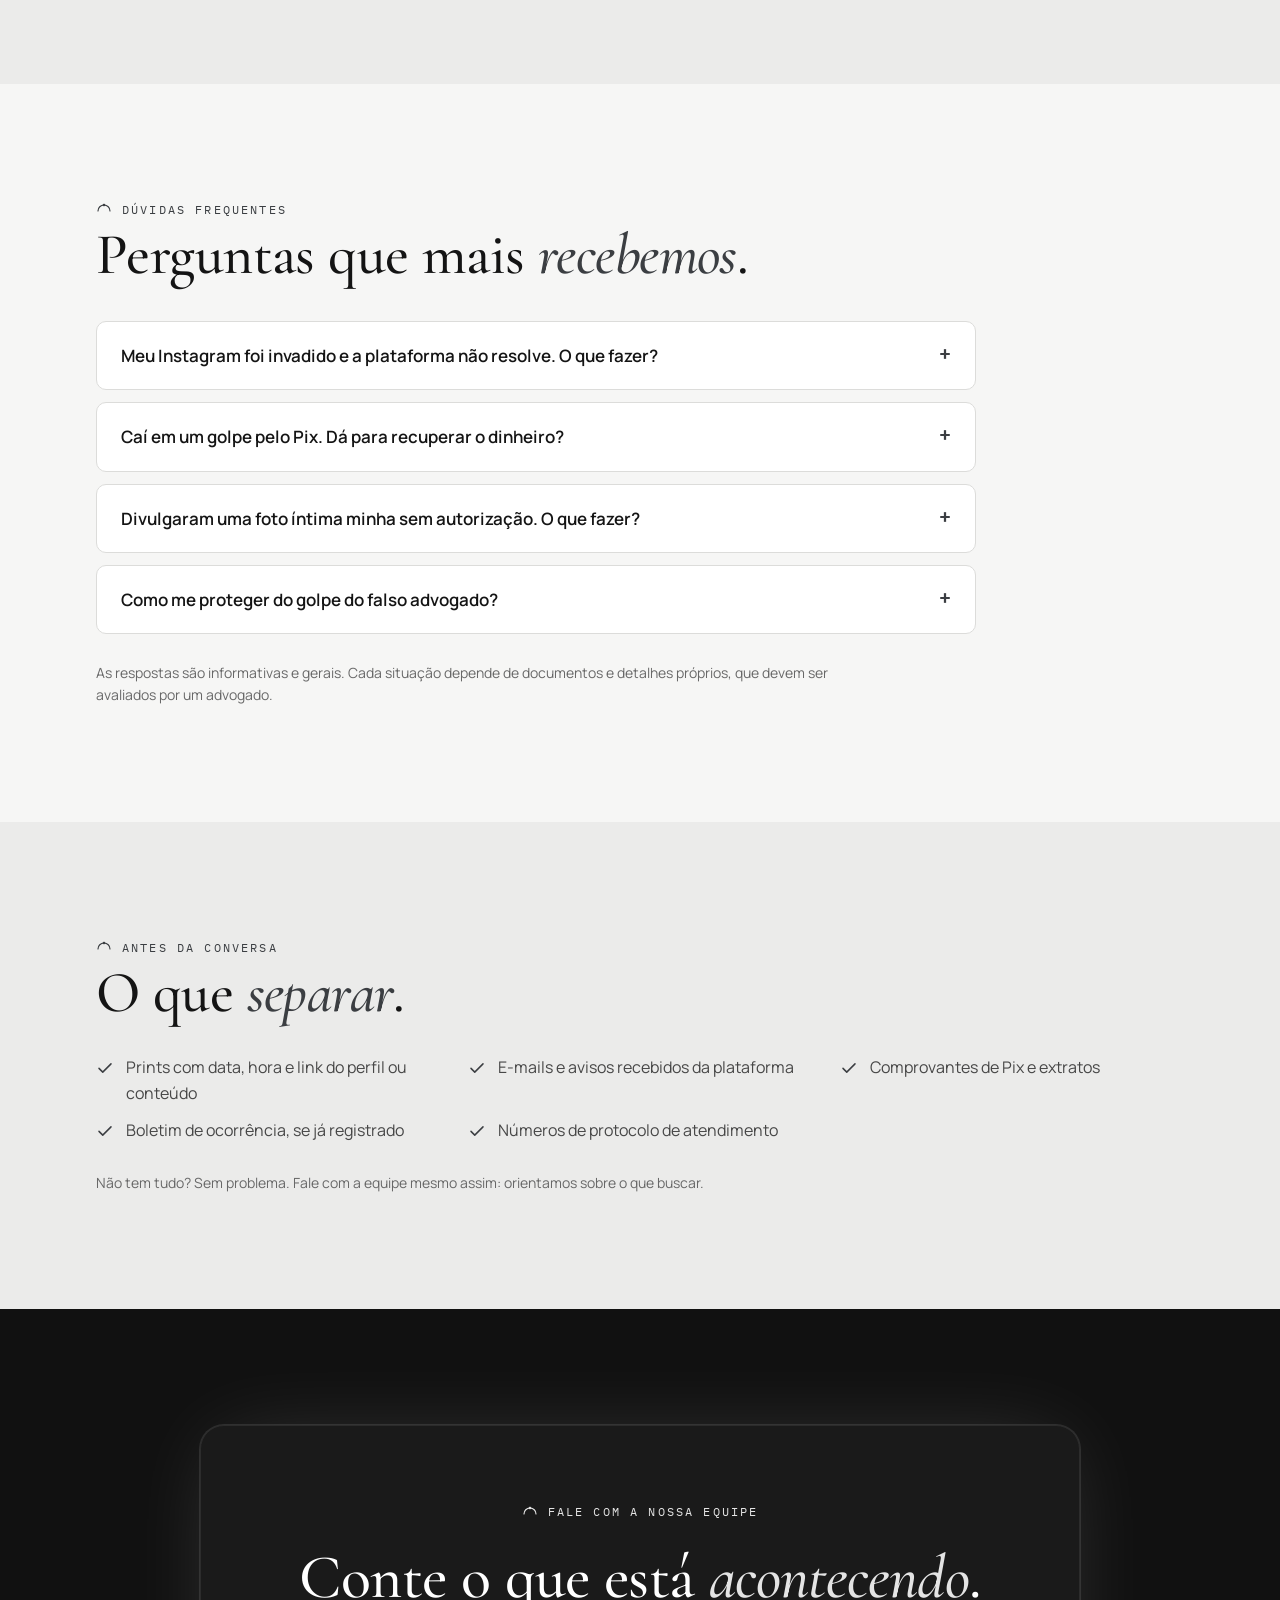
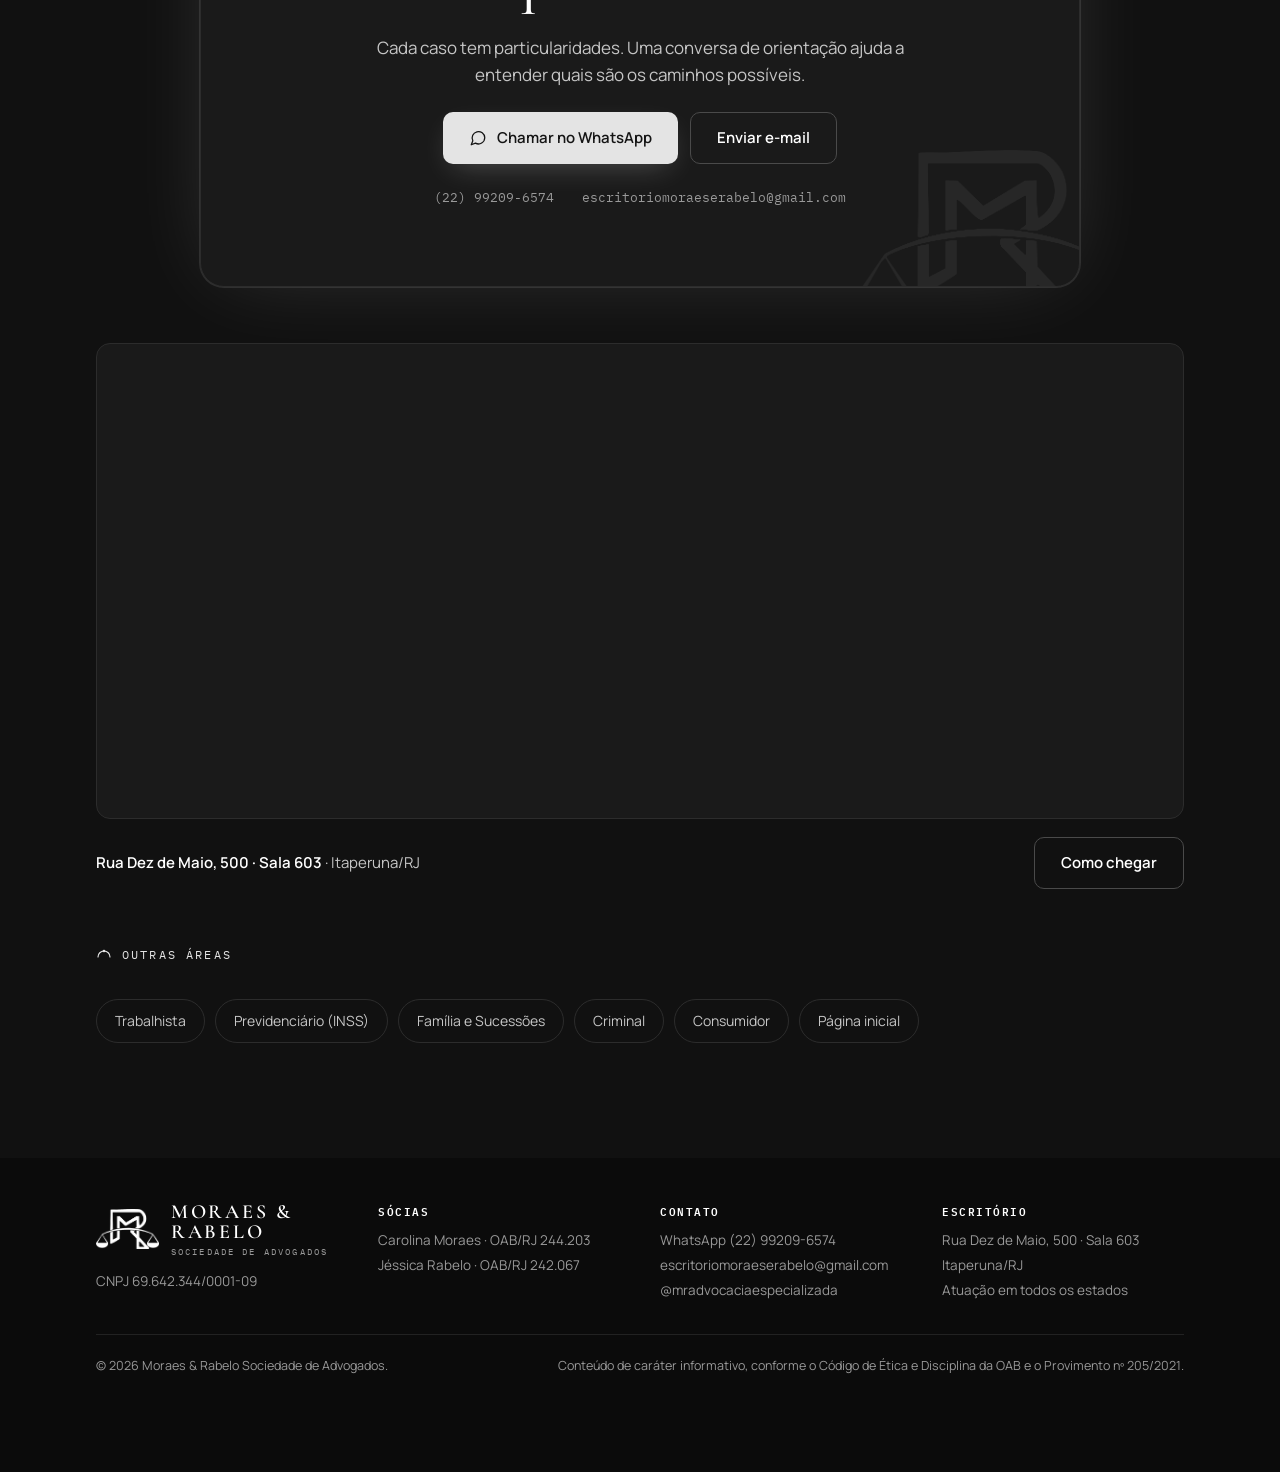
<file: advogado-direito-digital/index.html>
<!DOCTYPE html>
<html lang="pt-BR">
<head>
<meta charset="utf-8">
<meta name="viewport" content="width=device-width, initial-scale=1">
<title>Advogado de Direito Digital e Crimes Cibern&#233;ticos | Moraes &amp; Rabelo</title>
<meta name="description" content="Advogado de direito digital em Itaperuna/RJ e todo o Brasil: perfil invadido ou desativado, golpes por Pix, exposi&#231;&#227;o de imagens, ofensas na internet e LGPD.">
<link rel="canonical" href="https://escritoriomoraeserabelo-ai.github.io/advogado-direito-digital/">
<meta name="robots" content="index,follow,max-image-preview:large">
<meta name="theme-color" content="#111111">
<link rel="icon" type="image/png" href="/favicon.png">
<link rel="apple-touch-icon" href="/img/apple-touch-icon.png">
<meta property="og:type" content="website">
<meta property="og:locale" content="pt_BR">
<meta property="og:site_name" content="Moraes &amp; Rabelo Sociedade de Advogados">
<meta property="og:title" content="Advogado de Direito Digital e Crimes Cibern&#233;ticos | Moraes &amp; Rabelo">
<meta property="og:description" content="Advogado de direito digital em Itaperuna/RJ e todo o Brasil: perfil invadido ou desativado, golpes por Pix, exposi&#231;&#227;o de imagens, ofensas na internet e LGPD.">
<meta property="og:url" content="https://escritoriomoraeserabelo-ai.github.io/advogado-direito-digital/">
<meta property="og:image" content="https://escritoriomoraeserabelo-ai.github.io/img/og.jpg">
<meta name="twitter:card" content="summary_large_image">
<script type="application/ld+json">
{
 "@context": "https://schema.org",
 "@graph": [
  {
   "@type": "LegalService",
   "@id": "https://escritoriomoraeserabelo-ai.github.io/#escritorio",
   "name": "Moraes & Rabelo Sociedade de Advogados",
   "url": "https://escritoriomoraeserabelo-ai.github.io/",
   "telephone": "+55-22-99209-6574",
   "image": "https://escritoriomoraeserabelo-ai.github.io/img/og.jpg",
   "address": {
    "@type": "PostalAddress",
    "streetAddress": "Rua Dez de Maio, 500, Sala 603",
    "addressLocality": "Itaperuna",
    "addressRegion": "RJ",
    "addressCountry": "BR"
   }
  },
  {
   "@type": "WebPage",
   "@id": "https://escritoriomoraeserabelo-ai.github.io/advogado-direito-digital/",
   "url": "https://escritoriomoraeserabelo-ai.github.io/advogado-direito-digital/",
   "name": "Advogado de Direito Digital e Crimes Cibern\u00e9ticos | Moraes & Rabelo",
   "description": "Advogado de direito digital em Itaperuna/RJ e todo o Brasil: perfil invadido ou desativado, golpes por Pix, exposi\u00e7\u00e3o de imagens, ofensas na internet e LGPD.",
   "about": {
    "@id": "https://escritoriomoraeserabelo-ai.github.io/#escritorio"
   },
   "inLanguage": "pt-BR"
  },
  {
   "@type": "BreadcrumbList",
   "itemListElement": [
    {
     "@type": "ListItem",
     "position": 1,
     "name": "In\u00edcio",
     "item": "https://escritoriomoraeserabelo-ai.github.io/"
    },
    {
     "@type": "ListItem",
     "position": 2,
     "name": "Direito Digital",
     "item": "https://escritoriomoraeserabelo-ai.github.io/advogado-direito-digital/"
    }
   ]
  }
 ]
}
</script>
<link rel="preconnect" href="https://fonts.googleapis.com">
<link rel="preconnect" href="https://fonts.gstatic.com" crossorigin>
<link rel="stylesheet" href="https://fonts.googleapis.com/css2?family=Cormorant+Garamond:ital,wght@0,500;0,600;1,500;1,600&amp;family=Manrope:wght@400;500;600;700&amp;family=IBM+Plex+Mono:wght@400;500&amp;display=swap">
<link rel="stylesheet" href="/assets-mr.css">
</head>
<body style="margin:0">
<div class="mr">
<!-- ================= 2. NAV FIXA ================= -->
<header class="nav">
  <div class="wrap">
    <a class="brand" href="/" aria-label="Moraes &amp; Rabelo, in&#237;cio">
      <img src="/img/logo-preto.png" alt="" width="62" height="40">
      <span class="brand-t"><b>MORAES &amp; RABELO</b><small>Sociedade de Advogados</small></span>
    </a>
    <a class="btn btn-p" href="https://wa.me/5522992096574?text=Ol%C3%A1%21%20Vim%20pelo%20site%20da%20Moraes%20%26%20Rabelo%20e%20gostaria%20de%20falar%20com%20a%20equipe." target="_blank" rel="noopener" aria-label="Falar com a equipe pelo WhatsApp">
      <svg aria-hidden="true" width="18" height="18" viewBox="0 0 24 24" fill="none" stroke="currentColor" stroke-width="1.7" stroke-linecap="round" stroke-linejoin="round"><path d="M21 11.5a8.4 8.4 0 0 1-12.4 7.4L3 21l2.1-5.4A8.4 8.4 0 1 1 21 11.5z"/><path d="M8.5 11.5h.01M12 11.5h.01M15.5 11.5h.01"/></svg><span>Fale com a equipe</span>
    </a>
  </div>
</header>


<div class="wrap"><nav class="crumb" aria-label="Voc&#234; est&#225; em"><a href="/">In&#237;cio</a> / Direito Digital</nav></div>

<section class="hero">
  <div class="wrap hero-g">
    <div class="hero-txt rv">
      <span class="eyebrow"><svg aria-hidden="true" width="16" height="16" viewBox="0 0 24 24" fill="none" stroke="currentColor" stroke-width="1.7" stroke-linecap="round" stroke-linejoin="round"><path d="M3 15a9 9 0 0 1 18 0"/><circle cx="12" cy="6" r="1.2" fill="currentColor"/></svg>Direito Digital &#183; Itaperuna/RJ e todo o Brasil</span>
      <h1 class="h1">Advogado de direito digital e <span class="hl">crimes cibern&#233;ticos</span></h1>
      <p class="lead">Perfil invadido ou desativado, golpes on-line, exposi&#231;&#227;o de imagens e ofensas na internet. Atendimento presencial em Itaperuna e on-line em todo o Brasil.</p>
      <div class="hero-btns">
        <a class="btn btn-p" href="https://wa.me/5522992096574?text=Ol%C3%A1%21%20Vim%20pelo%20site%20e%20gostaria%20de%20orienta%C3%A7%C3%A3o%20sobre%20um%20problema%20na%20internet." target="_blank" rel="noopener"><svg aria-hidden="true" width="18" height="18" viewBox="0 0 24 24" fill="none" stroke="currentColor" stroke-width="1.7" stroke-linecap="round" stroke-linejoin="round"><path d="M21 11.5a8.4 8.4 0 0 1-12.4 7.4L3 21l2.1-5.4A8.4 8.4 0 1 1 21 11.5z"/></svg>Falar com a equipe</a>
        <a class="btn btn-o" href="#duvidas">Ver d&#250;vidas frequentes</a>
      </div>
    </div>
    <div class="hero-ph rv">
      <img src="/img/dupla.jpg" alt="Carolina Moraes e J&#233;ssica Rabelo, s&#243;cias da Moraes &amp; Rabelo" width="760" height="950">
      <div class="badge badge-b"><div><small>OAB/RJ</small><strong>244.203 &#183; 242.067</strong></div></div>
    </div>
  </div>
</section>

<section class="sec bg2">
  <div class="wrap">
    <span class="eyebrow"><svg aria-hidden="true" width="16" height="16" viewBox="0 0 24 24" fill="none" stroke="currentColor" stroke-width="1.7" stroke-linecap="round" stroke-linejoin="round"><path d="M3 15a9 9 0 0 1 18 0"/><circle cx="12" cy="6" r="1.2" fill="currentColor"/></svg>Situa&#231;&#245;es em que orientamos</span>
    <h2 class="h2">Quando procurar a <span class="hl">equipe</span>.</h2>
    <div class="sit">
<article class="ar rv"><span class="num">01</span><h3>Perfil invadido ou desativado</h3><p>Instagram, WhatsApp ou outra conta hackeada, bloqueada ou removida.</p></article>
<article class="ar rv"><span class="num">02</span><h3>Golpes on-line</h3><p>Golpes por Pix, falso parente, falso advogado e compras falsas.</p></article>
<article class="ar rv"><span class="num">03</span><h3>Exposi&#231;&#227;o de imagens &#237;ntimas</h3><p>Divulga&#231;&#227;o sem consentimento e remo&#231;&#227;o do conte&#250;do.</p></article>
<article class="ar rv"><span class="num">04</span><h3>Ofensas e difama&#231;&#227;o na internet</h3><p>Cal&#250;nia, difama&#231;&#227;o, amea&#231;as e perfis falsos.</p></article>
<article class="ar rv"><span class="num">05</span><h3>Remo&#231;&#227;o de conte&#250;do</h3><p>Pedidos &#224;s plataformas e, se necess&#225;rio, &#224; Justi&#231;a.</p></article>
<article class="ar rv"><span class="num">06</span><h3>Empresas e LGPD</h3><p>Adequa&#231;&#227;o &#224; Lei Geral de Prote&#231;&#227;o de Dados e resposta a incidentes.</p></article>
    </div>
  </div>
</section>

<section class="sec" id="duvidas">
  <div class="wrap">
    <span class="eyebrow"><svg aria-hidden="true" width="16" height="16" viewBox="0 0 24 24" fill="none" stroke="currentColor" stroke-width="1.7" stroke-linecap="round" stroke-linejoin="round"><path d="M3 15a9 9 0 0 1 18 0"/><circle cx="12" cy="6" r="1.2" fill="currentColor"/></svg>D&#250;vidas frequentes</span>
    <h2 class="h2">Perguntas que mais <span class="hl">recebemos</span>.</h2>
    <div class="faq">
<details><summary>Meu Instagram foi invadido e a plataforma n&#227;o resolve. O que fazer?</summary><p>Primeiro, use os canais oficiais de recupera&#231;&#227;o da plataforma. Guarde prints, e-mails de altera&#231;&#227;o de senha e n&#250;meros de protocolo. Se n&#227;o houver solu&#231;&#227;o, &#233; poss&#237;vel notificar a empresa e, quando necess&#225;rio, pedir na Justi&#231;a a recupera&#231;&#227;o do acesso.</p></details>
<details><summary>Ca&#237; em um golpe pelo Pix. D&#225; para recuperar o dinheiro?</summary><p>Avise o seu banco imediatamente e pe&#231;a a abertura do MED, o Mecanismo Especial de Devolu&#231;&#227;o do Pix. Registre boletim de ocorr&#234;ncia e guarde os comprovantes. Quanto mais r&#225;pido, maiores as chances de bloqueio dos valores.</p></details>
<details><summary>Divulgaram uma foto &#237;ntima minha sem autoriza&#231;&#227;o. O que fazer?</summary><p>A divulga&#231;&#227;o sem consentimento &#233; crime (C&#243;digo Penal, art. 218-C). A v&#237;tima pode pedir a remo&#231;&#227;o diretamente &#224; plataforma, que deve agir ap&#243;s a notifica&#231;&#227;o (Marco Civil da Internet, art. 21). Guarde provas antes da remo&#231;&#227;o.</p></details>
<details><summary>Como me proteger do golpe do falso advogado?</summary><p>Confirme qualquer pedido pelo telefone oficial do escrit&#243;rio. A Moraes & Rabelo n&#227;o pede pagamento de taxas para liberar valores de processo por mensagem.</p></details>
    </div>
    <p class="note">As respostas s&#227;o informativas e gerais. Cada situa&#231;&#227;o depende de documentos e detalhes pr&#243;prios, que devem ser avaliados por um advogado.</p>
  </div>
</section>

<section class="sec bg2">
  <div class="wrap">
    <span class="eyebrow"><svg aria-hidden="true" width="16" height="16" viewBox="0 0 24 24" fill="none" stroke="currentColor" stroke-width="1.7" stroke-linecap="round" stroke-linejoin="round"><path d="M3 15a9 9 0 0 1 18 0"/><circle cx="12" cy="6" r="1.2" fill="currentColor"/></svg>Antes da conversa</span>
    <h2 class="h2">O que <span class="hl">separar</span>.</h2>
    <ul class="docs">
<li><svg aria-hidden="true" width="18" height="18" viewBox="0 0 24 24" fill="none" stroke="currentColor" stroke-width="2" stroke-linecap="round" stroke-linejoin="round"><path d="M4 12.5l5 5L20 6.5"/></svg><span>Prints com data, hora e link do perfil ou conte&#250;do</span></li>
<li><svg aria-hidden="true" width="18" height="18" viewBox="0 0 24 24" fill="none" stroke="currentColor" stroke-width="2" stroke-linecap="round" stroke-linejoin="round"><path d="M4 12.5l5 5L20 6.5"/></svg><span>E-mails e avisos recebidos da plataforma</span></li>
<li><svg aria-hidden="true" width="18" height="18" viewBox="0 0 24 24" fill="none" stroke="currentColor" stroke-width="2" stroke-linecap="round" stroke-linejoin="round"><path d="M4 12.5l5 5L20 6.5"/></svg><span>Comprovantes de Pix e extratos</span></li>
<li><svg aria-hidden="true" width="18" height="18" viewBox="0 0 24 24" fill="none" stroke="currentColor" stroke-width="2" stroke-linecap="round" stroke-linejoin="round"><path d="M4 12.5l5 5L20 6.5"/></svg><span>Boletim de ocorr&#234;ncia, se j&#225; registrado</span></li>
<li><svg aria-hidden="true" width="18" height="18" viewBox="0 0 24 24" fill="none" stroke="currentColor" stroke-width="2" stroke-linecap="round" stroke-linejoin="round"><path d="M4 12.5l5 5L20 6.5"/></svg><span>N&#250;meros de protocolo de atendimento</span></li>
    </ul>
    <p class="note">N&#227;o tem tudo? Sem problema. Fale com a equipe mesmo assim: orientamos sobre o que buscar.</p>
  </div>
</section>

<section class="sec dk final">
  <div class="wrap">
    <div class="final-c rv">
      <img class="wm" src="/img/logo-branco.png" alt="">
      <span class="eyebrow"><svg aria-hidden="true" width="16" height="16" viewBox="0 0 24 24" fill="none" stroke="currentColor" stroke-width="1.7" stroke-linecap="round" stroke-linejoin="round"><path d="M3 15a9 9 0 0 1 18 0"/><circle cx="12" cy="6" r="1.2" fill="currentColor"/></svg>Fale com a nossa equipe</span>
      <h2 class="h2">Conte o que est&#225; <span class="hl">acontecendo</span>.</h2>
      <p class="lead">Cada caso tem particularidades. Uma conversa de orienta&#231;&#227;o ajuda a entender quais s&#227;o os caminhos poss&#237;veis.</p>
      <div class="final-btns">
        <a class="btn btn-p" href="https://wa.me/5522992096574?text=Ol%C3%A1%21%20Vim%20pelo%20site%20e%20gostaria%20de%20orienta%C3%A7%C3%A3o%20sobre%20um%20problema%20na%20internet." target="_blank" rel="noopener"><svg aria-hidden="true" width="18" height="18" viewBox="0 0 24 24" fill="none" stroke="currentColor" stroke-width="1.7" stroke-linecap="round" stroke-linejoin="round"><path d="M21 11.5a8.4 8.4 0 0 1-12.4 7.4L3 21l2.1-5.4A8.4 8.4 0 1 1 21 11.5z"/></svg>Chamar no WhatsApp</a>
        <a class="btn btn-o" href="mailto:escritoriomoraeserabelo@gmail.com?subject=Contato%20pelo%20site%20-%20Direito%20Digital">Enviar e-mail</a>
      </div>
      <div class="contacts"><a href="https://wa.me/5522992096574?text=Ol%C3%A1%21%20Vim%20pelo%20site%20e%20gostaria%20de%20orienta%C3%A7%C3%A3o%20sobre%20um%20problema%20na%20internet." target="_blank" rel="noopener">(22) 99209-6574</a><a href="mailto:escritoriomoraeserabelo@gmail.com">escritoriomoraeserabelo@gmail.com</a></div>
    </div>
    <div class="mapa rv" id="mr-mapa">
      <div class="mapa-f"><iframe src="https://www.google.com/maps?q=Rua%20Dez%20de%20Maio%2C%20500%20-%20Itaperuna%20-%20RJ&amp;output=embed&amp;hl=pt-BR" title="Mapa: Moraes &amp; Rabelo, Rua Dez de Maio, 500, Sala 603, Itaperuna/RJ" loading="lazy" referrerpolicy="no-referrer-when-downgrade" allowfullscreen></iframe></div>
      <div class="mapa-i"><span><b>Rua Dez de Maio, 500 &#183; Sala 603</b> &#183; Itaperuna/RJ</span><a class="btn btn-o" href="https://www.google.com/maps/dir/?api=1&amp;destination=Rua%20Dez%20de%20Maio%2C%20500%20-%20Itaperuna%20-%20RJ" target="_blank" rel="noopener">Como chegar</a></div>
    </div>
    <div class="rv" style="margin-top:56px">
      <span class="eyebrow"><svg aria-hidden="true" width="16" height="16" viewBox="0 0 24 24" fill="none" stroke="currentColor" stroke-width="1.7" stroke-linecap="round" stroke-linejoin="round"><path d="M3 15a9 9 0 0 1 18 0"/><circle cx="12" cy="6" r="1.2" fill="currentColor"/></svg>Outras &#225;reas</span>
      <div class="outras">
<a href="/advogado-trabalhista-itaperuna/">Trabalhista</a>
<a href="/advogado-previdenciario-itaperuna/">Previdenci&#225;rio (INSS)</a>
<a href="/advogado-familia-itaperuna/">Fam&#237;lia e Sucess&#245;es</a>
<a href="/advogado-criminal-itaperuna/">Criminal</a>
<a href="/advogado-consumidor-itaperuna/">Consumidor</a>
<a href="/">P&#225;gina inicial</a>
      </div>
    </div>
  </div>
</section>

<!-- ================= 12. RODAP&#201; ================= -->
<footer class="ft">
  <div class="wrap">
    <div class="ft-g">
      <div class="ft-c" style="gap:14px">
        <span class="brand"><img src="/img/logo-branco.png" alt="Logo Moraes &amp; Rabelo" width="62" height="40"><span class="brand-t"><b>MORAES &amp; RABELO</b><small>Sociedade de Advogados</small></span></span>
        <span>CNPJ 69.642.344/0001-09</span>
      </div>
      <div class="ft-c">
        <strong>S&#243;cias</strong>
        <span>Carolina Moraes &#183; OAB/RJ 244.203</span>
        <span>J&#233;ssica Rabelo &#183; OAB/RJ 242.067</span>
        <!-- Adicione aqui o n&#186; de registro da sociedade na OAB/RJ, ex.: <span>Registro OAB/RJ n&#186; ____</span> -->
      </div>
      <div class="ft-c">
        <strong>Contato</strong>
        <a href="https://wa.me/5522992096574?text=Ol%C3%A1%21%20Vim%20pelo%20site." target="_blank" rel="noopener">WhatsApp (22) 99209-6574</a>
        <a href="mailto:escritoriomoraeserabelo@gmail.com">escritoriomoraeserabelo@gmail.com</a>
        <a href="https://www.instagram.com/mradvocaciaespecializada/" target="_blank" rel="noopener">@mradvocaciaespecializada</a>
      </div>
      <div class="ft-c">
        <strong>Escrit&#243;rio</strong>
        <span>Rua Dez de Maio, 500 &#183; Sala 603</span>
        <span>Itaperuna/RJ</span>
        <span>Atua&#231;&#227;o em todos os estados</span>
      </div>
    </div>
    <div class="ft-b">
      <span>&#169; 2026 Moraes &amp; Rabelo Sociedade de Advogados.</span>
      <span>Conte&#250;do de car&#225;ter informativo, conforme o C&#243;digo de &#201;tica e Disciplina da OAB e o Provimento n&#186; 205/2021.</span>
    </div>
  </div>
</footer>

<!-- ================= BOT&#195;O FLUTUANTE DO WHATSAPP ================= -->
<a class="float" href="https://wa.me/5522992096574?text=Ol%C3%A1%21%20Vim%20pelo%20site%20da%20Moraes%20%26%20Rabelo%20e%20gostaria%20de%20atendimento." target="_blank" rel="noopener" aria-label="Falar com a equipe pelo WhatsApp"><svg aria-hidden="true" width="22" height="22" viewBox="0 0 24 24" fill="none" stroke="currentColor" stroke-width="1.7" stroke-linecap="round" stroke-linejoin="round"><path d="M21 11.5a8.4 8.4 0 0 1-12.4 7.4L3 21l2.1-5.4A8.4 8.4 0 1 1 21 11.5z"/><path d="M8.5 11.5h.01M12 11.5h.01M15.5 11.5h.01"/></svg><span>Fale com a equipe</span></a>

</div>
</body>
</html>
</file>
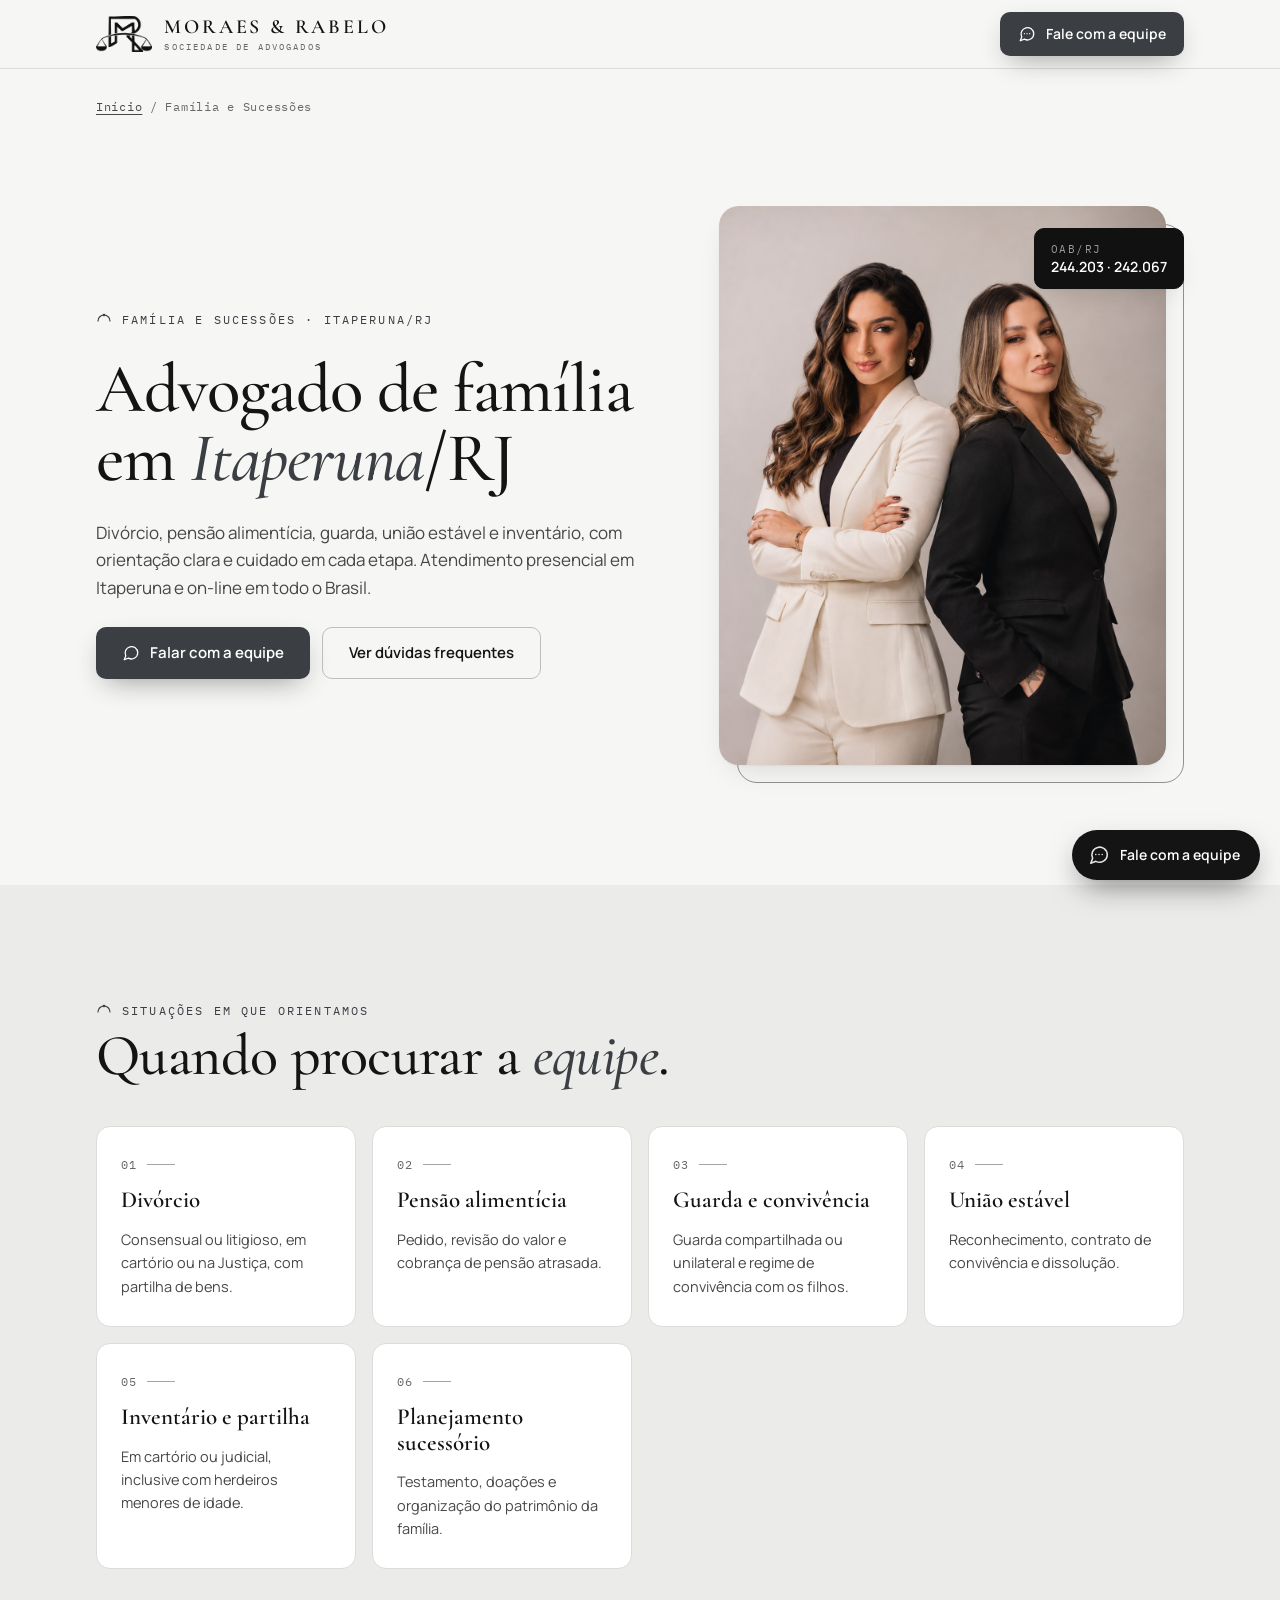
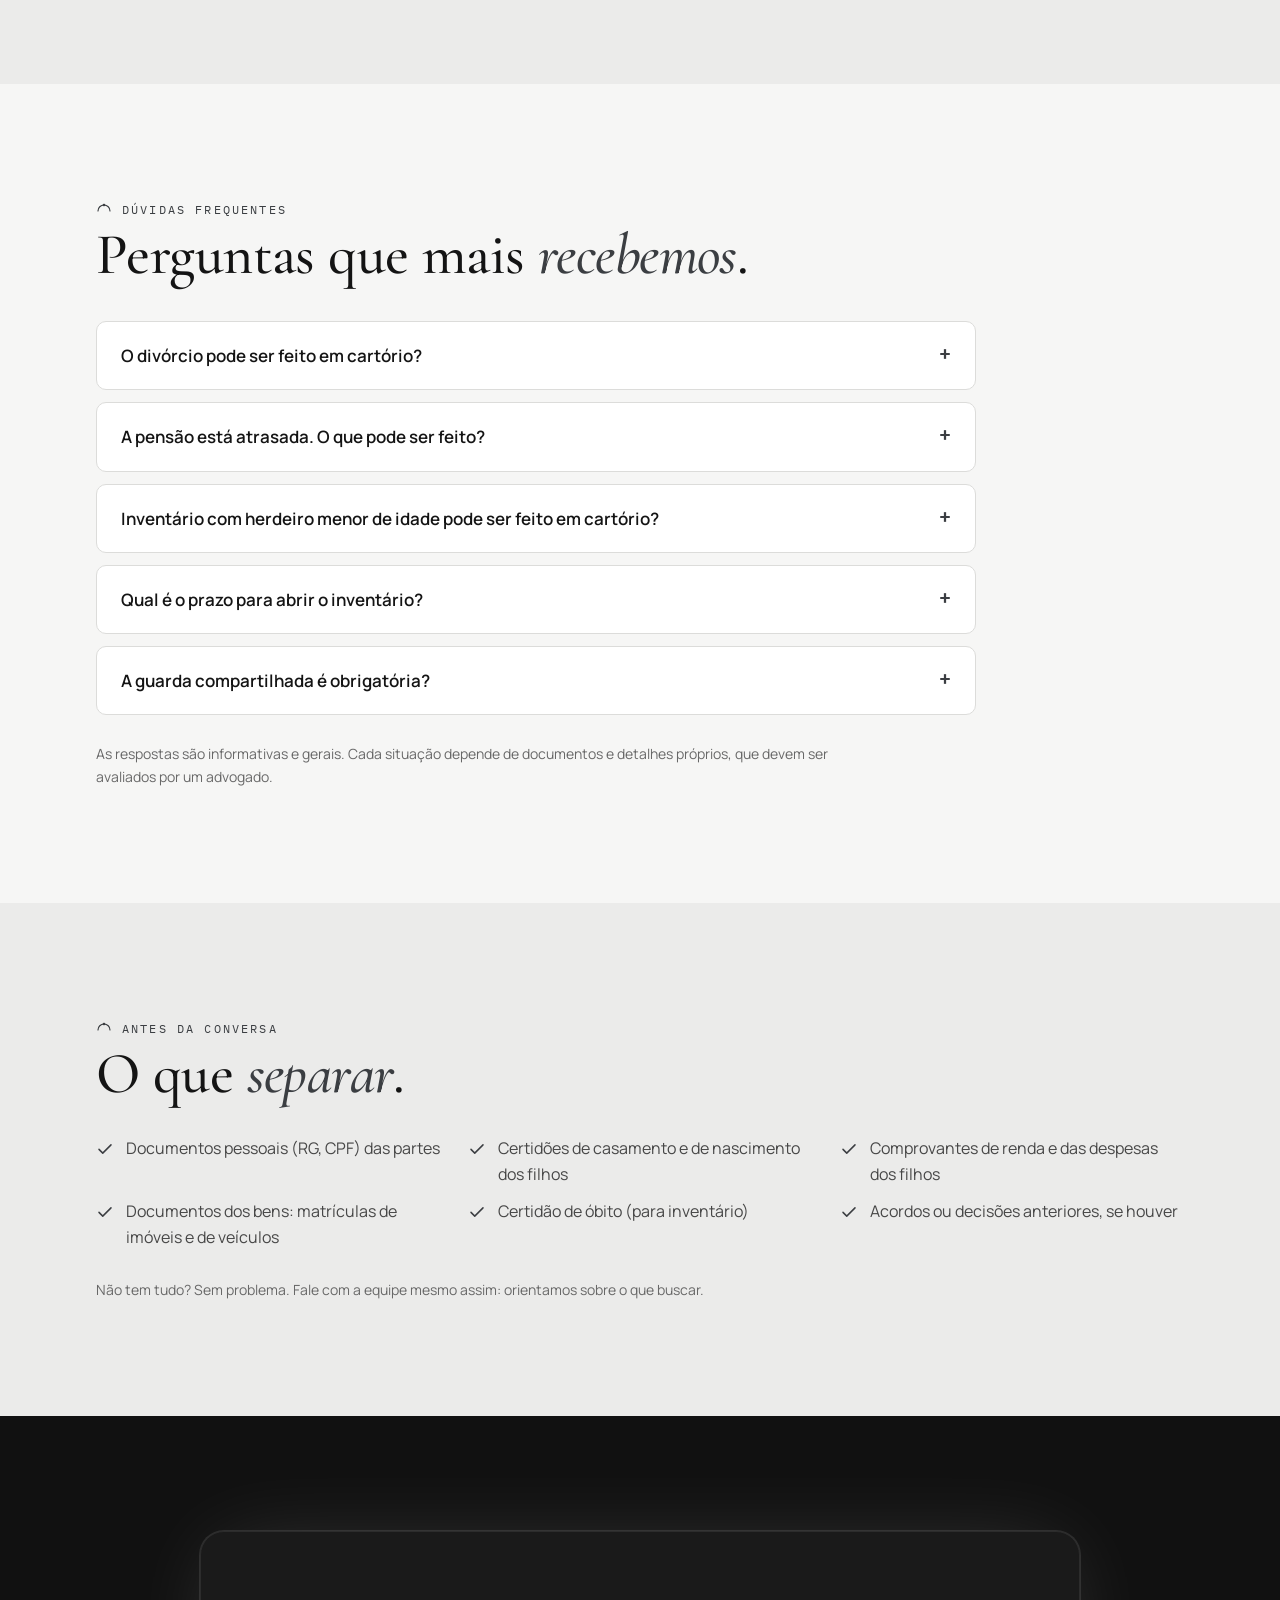
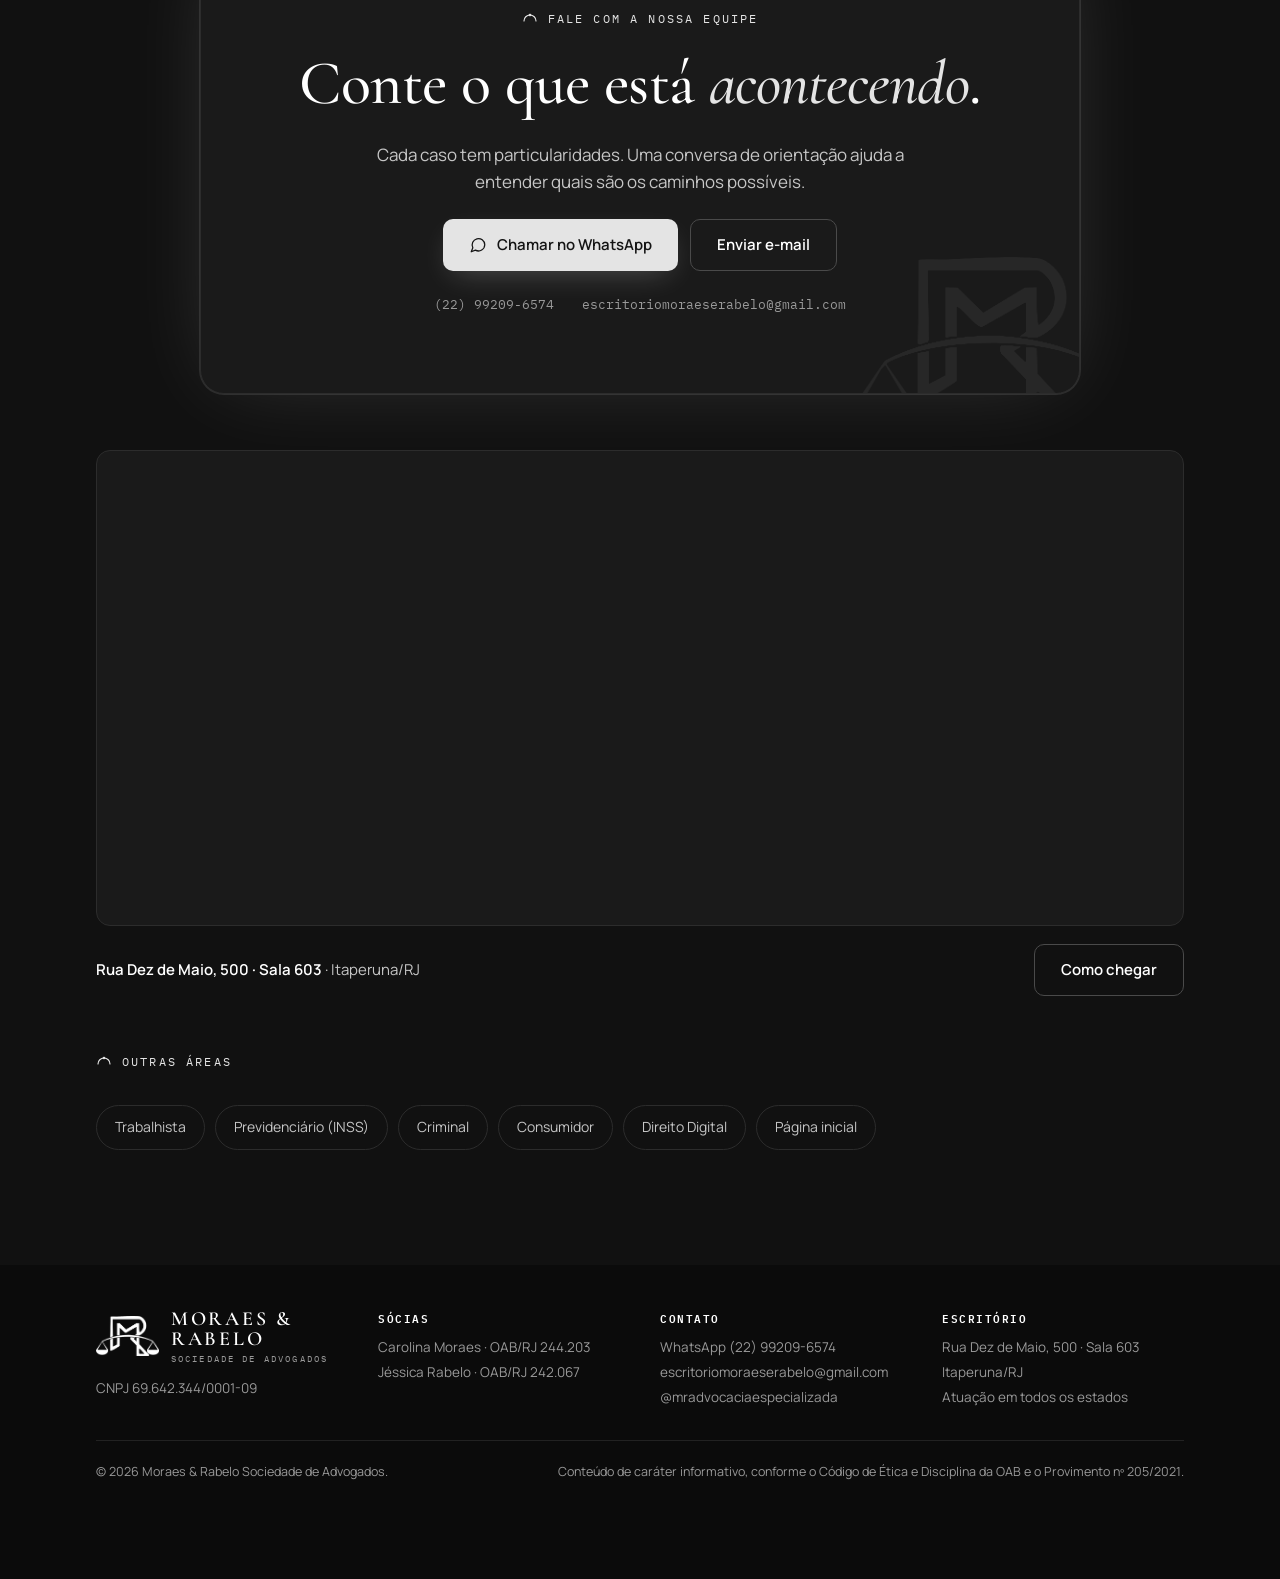
<file: advogado-familia-itaperuna/index.html>
<!DOCTYPE html>
<html lang="pt-BR">
<head>
<meta charset="utf-8">
<meta name="viewport" content="width=device-width, initial-scale=1">
<title>Advogado de Fam&#237;lia em Itaperuna/RJ | Div&#243;rcio, Pens&#227;o e Invent&#225;rio</title>
<meta name="description" content="Advogado de fam&#237;lia em Itaperuna/RJ: div&#243;rcio, pens&#227;o aliment&#237;cia, guarda, uni&#227;o est&#225;vel, invent&#225;rio e planejamento sucess&#243;rio. Atendimento presencial e on-line.">
<link rel="canonical" href="https://escritoriomoraeserabelo-ai.github.io/advogado-familia-itaperuna/">
<meta name="robots" content="index,follow,max-image-preview:large">
<meta name="theme-color" content="#111111">
<link rel="icon" type="image/png" href="/favicon.png">
<link rel="apple-touch-icon" href="/img/apple-touch-icon.png">
<meta property="og:type" content="website">
<meta property="og:locale" content="pt_BR">
<meta property="og:site_name" content="Moraes &amp; Rabelo Sociedade de Advogados">
<meta property="og:title" content="Advogado de Fam&#237;lia em Itaperuna/RJ | Div&#243;rcio, Pens&#227;o e Invent&#225;rio">
<meta property="og:description" content="Advogado de fam&#237;lia em Itaperuna/RJ: div&#243;rcio, pens&#227;o aliment&#237;cia, guarda, uni&#227;o est&#225;vel, invent&#225;rio e planejamento sucess&#243;rio. Atendimento presencial e on-line.">
<meta property="og:url" content="https://escritoriomoraeserabelo-ai.github.io/advogado-familia-itaperuna/">
<meta property="og:image" content="https://escritoriomoraeserabelo-ai.github.io/img/og.jpg">
<meta name="twitter:card" content="summary_large_image">
<script type="application/ld+json">
{
 "@context": "https://schema.org",
 "@graph": [
  {
   "@type": "LegalService",
   "@id": "https://escritoriomoraeserabelo-ai.github.io/#escritorio",
   "name": "Moraes & Rabelo Sociedade de Advogados",
   "url": "https://escritoriomoraeserabelo-ai.github.io/",
   "telephone": "+55-22-99209-6574",
   "image": "https://escritoriomoraeserabelo-ai.github.io/img/og.jpg",
   "address": {
    "@type": "PostalAddress",
    "streetAddress": "Rua Dez de Maio, 500, Sala 603",
    "addressLocality": "Itaperuna",
    "addressRegion": "RJ",
    "addressCountry": "BR"
   }
  },
  {
   "@type": "WebPage",
   "@id": "https://escritoriomoraeserabelo-ai.github.io/advogado-familia-itaperuna/",
   "url": "https://escritoriomoraeserabelo-ai.github.io/advogado-familia-itaperuna/",
   "name": "Advogado de Fam\u00edlia em Itaperuna/RJ | Div\u00f3rcio, Pens\u00e3o e Invent\u00e1rio",
   "description": "Advogado de fam\u00edlia em Itaperuna/RJ: div\u00f3rcio, pens\u00e3o aliment\u00edcia, guarda, uni\u00e3o est\u00e1vel, invent\u00e1rio e planejamento sucess\u00f3rio. Atendimento presencial e on-line.",
   "about": {
    "@id": "https://escritoriomoraeserabelo-ai.github.io/#escritorio"
   },
   "inLanguage": "pt-BR"
  },
  {
   "@type": "BreadcrumbList",
   "itemListElement": [
    {
     "@type": "ListItem",
     "position": 1,
     "name": "In\u00edcio",
     "item": "https://escritoriomoraeserabelo-ai.github.io/"
    },
    {
     "@type": "ListItem",
     "position": 2,
     "name": "Fam\u00edlia e Sucess\u00f5es",
     "item": "https://escritoriomoraeserabelo-ai.github.io/advogado-familia-itaperuna/"
    }
   ]
  }
 ]
}
</script>
<link rel="preconnect" href="https://fonts.googleapis.com">
<link rel="preconnect" href="https://fonts.gstatic.com" crossorigin>
<link rel="stylesheet" href="https://fonts.googleapis.com/css2?family=Cormorant+Garamond:ital,wght@0,500;0,600;1,500;1,600&amp;family=Manrope:wght@400;500;600;700&amp;family=IBM+Plex+Mono:wght@400;500&amp;display=swap">
<link rel="stylesheet" href="/assets-mr.css">
</head>
<body style="margin:0">
<div class="mr">
<!-- ================= 2. NAV FIXA ================= -->
<header class="nav">
  <div class="wrap">
    <a class="brand" href="/" aria-label="Moraes &amp; Rabelo, in&#237;cio">
      <img src="/img/logo-preto.png" alt="" width="62" height="40">
      <span class="brand-t"><b>MORAES &amp; RABELO</b><small>Sociedade de Advogados</small></span>
    </a>
    <a class="btn btn-p" href="https://wa.me/5522992096574?text=Ol%C3%A1%21%20Vim%20pelo%20site%20da%20Moraes%20%26%20Rabelo%20e%20gostaria%20de%20falar%20com%20a%20equipe." target="_blank" rel="noopener" aria-label="Falar com a equipe pelo WhatsApp">
      <svg aria-hidden="true" width="18" height="18" viewBox="0 0 24 24" fill="none" stroke="currentColor" stroke-width="1.7" stroke-linecap="round" stroke-linejoin="round"><path d="M21 11.5a8.4 8.4 0 0 1-12.4 7.4L3 21l2.1-5.4A8.4 8.4 0 1 1 21 11.5z"/><path d="M8.5 11.5h.01M12 11.5h.01M15.5 11.5h.01"/></svg><span>Fale com a equipe</span>
    </a>
  </div>
</header>


<div class="wrap"><nav class="crumb" aria-label="Voc&#234; est&#225; em"><a href="/">In&#237;cio</a> / Fam&#237;lia e Sucess&#245;es</nav></div>

<section class="hero">
  <div class="wrap hero-g">
    <div class="hero-txt rv">
      <span class="eyebrow"><svg aria-hidden="true" width="16" height="16" viewBox="0 0 24 24" fill="none" stroke="currentColor" stroke-width="1.7" stroke-linecap="round" stroke-linejoin="round"><path d="M3 15a9 9 0 0 1 18 0"/><circle cx="12" cy="6" r="1.2" fill="currentColor"/></svg>Fam&#237;lia e Sucess&#245;es &#183; Itaperuna/RJ</span>
      <h1 class="h1">Advogado de fam&#237;lia em <span class="hl">Itaperuna</span>/RJ</h1>
      <p class="lead">Div&#243;rcio, pens&#227;o aliment&#237;cia, guarda, uni&#227;o est&#225;vel e invent&#225;rio, com orienta&#231;&#227;o clara e cuidado em cada etapa. Atendimento presencial em Itaperuna e on-line em todo o Brasil.</p>
      <div class="hero-btns">
        <a class="btn btn-p" href="https://wa.me/5522992096574?text=Ol%C3%A1%21%20Vim%20pelo%20site%20e%20gostaria%20de%20orienta%C3%A7%C3%A3o%20sobre%20uma%20quest%C3%A3o%20de%20fam%C3%ADlia." target="_blank" rel="noopener"><svg aria-hidden="true" width="18" height="18" viewBox="0 0 24 24" fill="none" stroke="currentColor" stroke-width="1.7" stroke-linecap="round" stroke-linejoin="round"><path d="M21 11.5a8.4 8.4 0 0 1-12.4 7.4L3 21l2.1-5.4A8.4 8.4 0 1 1 21 11.5z"/></svg>Falar com a equipe</a>
        <a class="btn btn-o" href="#duvidas">Ver d&#250;vidas frequentes</a>
      </div>
    </div>
    <div class="hero-ph rv">
      <img src="/img/dupla.jpg" alt="Carolina Moraes e J&#233;ssica Rabelo, s&#243;cias da Moraes &amp; Rabelo" width="760" height="950">
      <div class="badge badge-b"><div><small>OAB/RJ</small><strong>244.203 &#183; 242.067</strong></div></div>
    </div>
  </div>
</section>

<section class="sec bg2">
  <div class="wrap">
    <span class="eyebrow"><svg aria-hidden="true" width="16" height="16" viewBox="0 0 24 24" fill="none" stroke="currentColor" stroke-width="1.7" stroke-linecap="round" stroke-linejoin="round"><path d="M3 15a9 9 0 0 1 18 0"/><circle cx="12" cy="6" r="1.2" fill="currentColor"/></svg>Situa&#231;&#245;es em que orientamos</span>
    <h2 class="h2">Quando procurar a <span class="hl">equipe</span>.</h2>
    <div class="sit">
<article class="ar rv"><span class="num">01</span><h3>Div&#243;rcio</h3><p>Consensual ou litigioso, em cart&#243;rio ou na Justi&#231;a, com partilha de bens.</p></article>
<article class="ar rv"><span class="num">02</span><h3>Pens&#227;o aliment&#237;cia</h3><p>Pedido, revis&#227;o do valor e cobran&#231;a de pens&#227;o atrasada.</p></article>
<article class="ar rv"><span class="num">03</span><h3>Guarda e conviv&#234;ncia</h3><p>Guarda compartilhada ou unilateral e regime de conviv&#234;ncia com os filhos.</p></article>
<article class="ar rv"><span class="num">04</span><h3>Uni&#227;o est&#225;vel</h3><p>Reconhecimento, contrato de conviv&#234;ncia e dissolu&#231;&#227;o.</p></article>
<article class="ar rv"><span class="num">05</span><h3>Invent&#225;rio e partilha</h3><p>Em cart&#243;rio ou judicial, inclusive com herdeiros menores de idade.</p></article>
<article class="ar rv"><span class="num">06</span><h3>Planejamento sucess&#243;rio</h3><p>Testamento, doa&#231;&#245;es e organiza&#231;&#227;o do patrim&#244;nio da fam&#237;lia.</p></article>
    </div>
  </div>
</section>

<section class="sec" id="duvidas">
  <div class="wrap">
    <span class="eyebrow"><svg aria-hidden="true" width="16" height="16" viewBox="0 0 24 24" fill="none" stroke="currentColor" stroke-width="1.7" stroke-linecap="round" stroke-linejoin="round"><path d="M3 15a9 9 0 0 1 18 0"/><circle cx="12" cy="6" r="1.2" fill="currentColor"/></svg>D&#250;vidas frequentes</span>
    <h2 class="h2">Perguntas que mais <span class="hl">recebemos</span>.</h2>
    <div class="faq">
<details><summary>O div&#243;rcio pode ser feito em cart&#243;rio?</summary><p>Sim, quando &#233; consensual, por escritura p&#250;blica e com acompanhamento de advogado. Havendo filhos menores, o div&#243;rcio em cart&#243;rio &#233; poss&#237;vel desde que guarda, conviv&#234;ncia e pens&#227;o j&#225; estejam resolvidas na Justi&#231;a (Resolu&#231;&#227;o CNJ 571/2024).</p></details>
<details><summary>A pens&#227;o est&#225; atrasada. O que pode ser feito?</summary><p>&#201; poss&#237;vel cobrar judicialmente. Para as 3 &#250;ltimas parcelas vencidas antes da cobran&#231;a, e as que vencerem durante o processo, a lei permite pedir a pris&#227;o civil do devedor. Para valores mais antigos, a cobran&#231;a &#233; feita por penhora de bens e valores.</p></details>
<details><summary>Invent&#225;rio com herdeiro menor de idade pode ser feito em cart&#243;rio?</summary><p>Desde 2024, sim, em algumas condi&#231;&#245;es: a partilha deve ser feita em partes ideais e o Minist&#233;rio P&#250;blico precisa se manifestar de forma favor&#225;vel (Resolu&#231;&#227;o CNJ 571/2024). Cada caso deve ser analisado.</p></details>
<details><summary>Qual &#233; o prazo para abrir o invent&#225;rio?</summary><p>O C&#243;digo de Processo Civil prev&#234; a abertura em at&#233; 2 meses do falecimento. O atraso pode gerar multa sobre o imposto de transmiss&#227;o (ITCMD), conforme a lei de cada estado.</p></details>
<details><summary>A guarda compartilhada &#233; obrigat&#243;ria?</summary><p>&#201; a regra quando os dois pais est&#227;o aptos e n&#227;o h&#225; acordo em sentido diferente. Ela trata da divis&#227;o de responsabilidades e decis&#245;es; o tempo de conviv&#234;ncia &#233; definido &#224; parte.</p></details>
    </div>
    <p class="note">As respostas s&#227;o informativas e gerais. Cada situa&#231;&#227;o depende de documentos e detalhes pr&#243;prios, que devem ser avaliados por um advogado.</p>
  </div>
</section>

<section class="sec bg2">
  <div class="wrap">
    <span class="eyebrow"><svg aria-hidden="true" width="16" height="16" viewBox="0 0 24 24" fill="none" stroke="currentColor" stroke-width="1.7" stroke-linecap="round" stroke-linejoin="round"><path d="M3 15a9 9 0 0 1 18 0"/><circle cx="12" cy="6" r="1.2" fill="currentColor"/></svg>Antes da conversa</span>
    <h2 class="h2">O que <span class="hl">separar</span>.</h2>
    <ul class="docs">
<li><svg aria-hidden="true" width="18" height="18" viewBox="0 0 24 24" fill="none" stroke="currentColor" stroke-width="2" stroke-linecap="round" stroke-linejoin="round"><path d="M4 12.5l5 5L20 6.5"/></svg><span>Documentos pessoais (RG, CPF) das partes</span></li>
<li><svg aria-hidden="true" width="18" height="18" viewBox="0 0 24 24" fill="none" stroke="currentColor" stroke-width="2" stroke-linecap="round" stroke-linejoin="round"><path d="M4 12.5l5 5L20 6.5"/></svg><span>Certid&#245;es de casamento e de nascimento dos filhos</span></li>
<li><svg aria-hidden="true" width="18" height="18" viewBox="0 0 24 24" fill="none" stroke="currentColor" stroke-width="2" stroke-linecap="round" stroke-linejoin="round"><path d="M4 12.5l5 5L20 6.5"/></svg><span>Comprovantes de renda e das despesas dos filhos</span></li>
<li><svg aria-hidden="true" width="18" height="18" viewBox="0 0 24 24" fill="none" stroke="currentColor" stroke-width="2" stroke-linecap="round" stroke-linejoin="round"><path d="M4 12.5l5 5L20 6.5"/></svg><span>Documentos dos bens: matr&#237;culas de im&#243;veis e de ve&#237;culos</span></li>
<li><svg aria-hidden="true" width="18" height="18" viewBox="0 0 24 24" fill="none" stroke="currentColor" stroke-width="2" stroke-linecap="round" stroke-linejoin="round"><path d="M4 12.5l5 5L20 6.5"/></svg><span>Certid&#227;o de &#243;bito (para invent&#225;rio)</span></li>
<li><svg aria-hidden="true" width="18" height="18" viewBox="0 0 24 24" fill="none" stroke="currentColor" stroke-width="2" stroke-linecap="round" stroke-linejoin="round"><path d="M4 12.5l5 5L20 6.5"/></svg><span>Acordos ou decis&#245;es anteriores, se houver</span></li>
    </ul>
    <p class="note">N&#227;o tem tudo? Sem problema. Fale com a equipe mesmo assim: orientamos sobre o que buscar.</p>
  </div>
</section>

<section class="sec dk final">
  <div class="wrap">
    <div class="final-c rv">
      <img class="wm" src="/img/logo-branco.png" alt="">
      <span class="eyebrow"><svg aria-hidden="true" width="16" height="16" viewBox="0 0 24 24" fill="none" stroke="currentColor" stroke-width="1.7" stroke-linecap="round" stroke-linejoin="round"><path d="M3 15a9 9 0 0 1 18 0"/><circle cx="12" cy="6" r="1.2" fill="currentColor"/></svg>Fale com a nossa equipe</span>
      <h2 class="h2">Conte o que est&#225; <span class="hl">acontecendo</span>.</h2>
      <p class="lead">Cada caso tem particularidades. Uma conversa de orienta&#231;&#227;o ajuda a entender quais s&#227;o os caminhos poss&#237;veis.</p>
      <div class="final-btns">
        <a class="btn btn-p" href="https://wa.me/5522992096574?text=Ol%C3%A1%21%20Vim%20pelo%20site%20e%20gostaria%20de%20orienta%C3%A7%C3%A3o%20sobre%20uma%20quest%C3%A3o%20de%20fam%C3%ADlia." target="_blank" rel="noopener"><svg aria-hidden="true" width="18" height="18" viewBox="0 0 24 24" fill="none" stroke="currentColor" stroke-width="1.7" stroke-linecap="round" stroke-linejoin="round"><path d="M21 11.5a8.4 8.4 0 0 1-12.4 7.4L3 21l2.1-5.4A8.4 8.4 0 1 1 21 11.5z"/></svg>Chamar no WhatsApp</a>
        <a class="btn btn-o" href="mailto:escritoriomoraeserabelo@gmail.com?subject=Contato%20pelo%20site%20-%20Fam%C3%ADlia%20e%20Sucess%C3%B5es">Enviar e-mail</a>
      </div>
      <div class="contacts"><a href="https://wa.me/5522992096574?text=Ol%C3%A1%21%20Vim%20pelo%20site%20e%20gostaria%20de%20orienta%C3%A7%C3%A3o%20sobre%20uma%20quest%C3%A3o%20de%20fam%C3%ADlia." target="_blank" rel="noopener">(22) 99209-6574</a><a href="mailto:escritoriomoraeserabelo@gmail.com">escritoriomoraeserabelo@gmail.com</a></div>
    </div>
    <div class="mapa rv" id="mr-mapa">
      <div class="mapa-f"><iframe src="https://www.google.com/maps?q=Rua%20Dez%20de%20Maio%2C%20500%20-%20Itaperuna%20-%20RJ&amp;output=embed&amp;hl=pt-BR" title="Mapa: Moraes &amp; Rabelo, Rua Dez de Maio, 500, Sala 603, Itaperuna/RJ" loading="lazy" referrerpolicy="no-referrer-when-downgrade" allowfullscreen></iframe></div>
      <div class="mapa-i"><span><b>Rua Dez de Maio, 500 &#183; Sala 603</b> &#183; Itaperuna/RJ</span><a class="btn btn-o" href="https://www.google.com/maps/dir/?api=1&amp;destination=Rua%20Dez%20de%20Maio%2C%20500%20-%20Itaperuna%20-%20RJ" target="_blank" rel="noopener">Como chegar</a></div>
    </div>
    <div class="rv" style="margin-top:56px">
      <span class="eyebrow"><svg aria-hidden="true" width="16" height="16" viewBox="0 0 24 24" fill="none" stroke="currentColor" stroke-width="1.7" stroke-linecap="round" stroke-linejoin="round"><path d="M3 15a9 9 0 0 1 18 0"/><circle cx="12" cy="6" r="1.2" fill="currentColor"/></svg>Outras &#225;reas</span>
      <div class="outras">
<a href="/advogado-trabalhista-itaperuna/">Trabalhista</a>
<a href="/advogado-previdenciario-itaperuna/">Previdenci&#225;rio (INSS)</a>
<a href="/advogado-criminal-itaperuna/">Criminal</a>
<a href="/advogado-consumidor-itaperuna/">Consumidor</a>
<a href="/advogado-direito-digital/">Direito Digital</a>
<a href="/">P&#225;gina inicial</a>
      </div>
    </div>
  </div>
</section>

<!-- ================= 12. RODAP&#201; ================= -->
<footer class="ft">
  <div class="wrap">
    <div class="ft-g">
      <div class="ft-c" style="gap:14px">
        <span class="brand"><img src="/img/logo-branco.png" alt="Logo Moraes &amp; Rabelo" width="62" height="40"><span class="brand-t"><b>MORAES &amp; RABELO</b><small>Sociedade de Advogados</small></span></span>
        <span>CNPJ 69.642.344/0001-09</span>
      </div>
      <div class="ft-c">
        <strong>S&#243;cias</strong>
        <span>Carolina Moraes &#183; OAB/RJ 244.203</span>
        <span>J&#233;ssica Rabelo &#183; OAB/RJ 242.067</span>
        <!-- Adicione aqui o n&#186; de registro da sociedade na OAB/RJ, ex.: <span>Registro OAB/RJ n&#186; ____</span> -->
      </div>
      <div class="ft-c">
        <strong>Contato</strong>
        <a href="https://wa.me/5522992096574?text=Ol%C3%A1%21%20Vim%20pelo%20site." target="_blank" rel="noopener">WhatsApp (22) 99209-6574</a>
        <a href="mailto:escritoriomoraeserabelo@gmail.com">escritoriomoraeserabelo@gmail.com</a>
        <a href="https://www.instagram.com/mradvocaciaespecializada/" target="_blank" rel="noopener">@mradvocaciaespecializada</a>
      </div>
      <div class="ft-c">
        <strong>Escrit&#243;rio</strong>
        <span>Rua Dez de Maio, 500 &#183; Sala 603</span>
        <span>Itaperuna/RJ</span>
        <span>Atua&#231;&#227;o em todos os estados</span>
      </div>
    </div>
    <div class="ft-b">
      <span>&#169; 2026 Moraes &amp; Rabelo Sociedade de Advogados.</span>
      <span>Conte&#250;do de car&#225;ter informativo, conforme o C&#243;digo de &#201;tica e Disciplina da OAB e o Provimento n&#186; 205/2021.</span>
    </div>
  </div>
</footer>

<!-- ================= BOT&#195;O FLUTUANTE DO WHATSAPP ================= -->
<a class="float" href="https://wa.me/5522992096574?text=Ol%C3%A1%21%20Vim%20pelo%20site%20da%20Moraes%20%26%20Rabelo%20e%20gostaria%20de%20atendimento." target="_blank" rel="noopener" aria-label="Falar com a equipe pelo WhatsApp"><svg aria-hidden="true" width="22" height="22" viewBox="0 0 24 24" fill="none" stroke="currentColor" stroke-width="1.7" stroke-linecap="round" stroke-linejoin="round"><path d="M21 11.5a8.4 8.4 0 0 1-12.4 7.4L3 21l2.1-5.4A8.4 8.4 0 1 1 21 11.5z"/><path d="M8.5 11.5h.01M12 11.5h.01M15.5 11.5h.01"/></svg><span>Fale com a equipe</span></a>

</div>
</body>
</html>
</file>
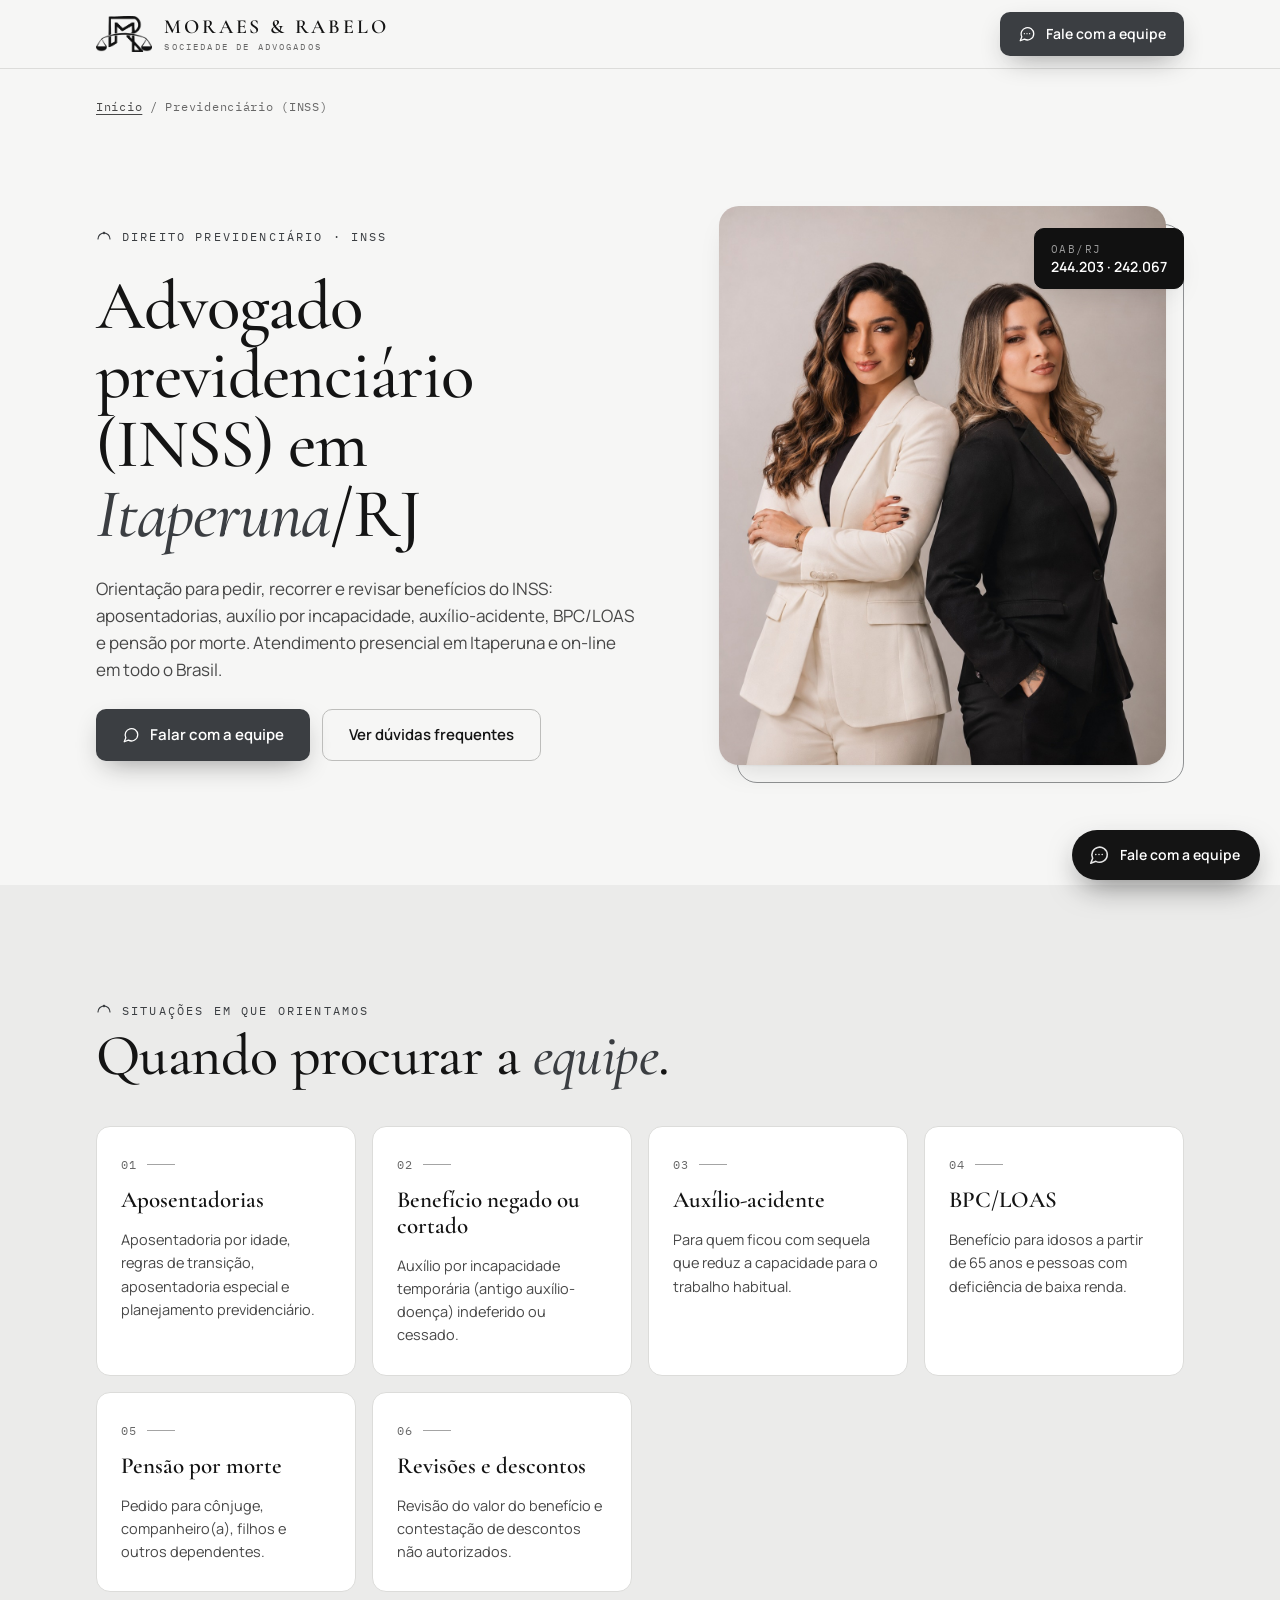
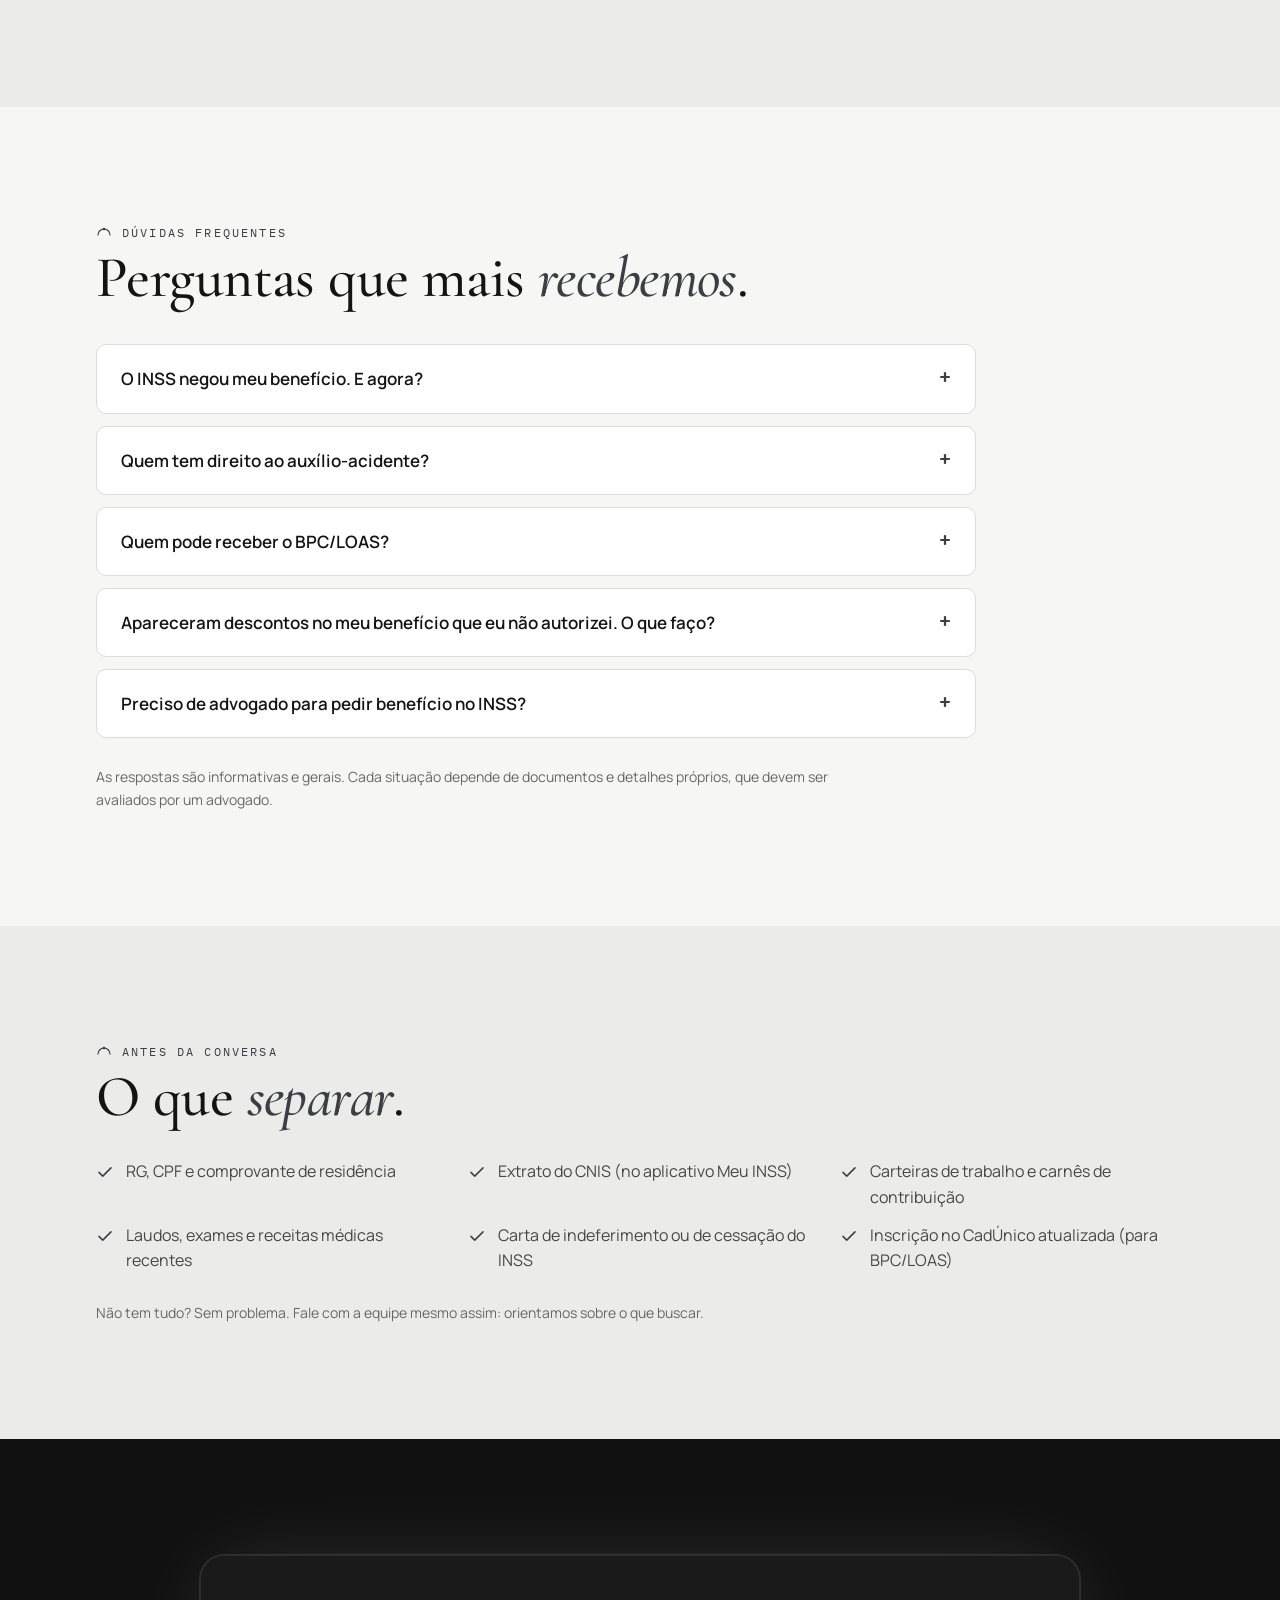
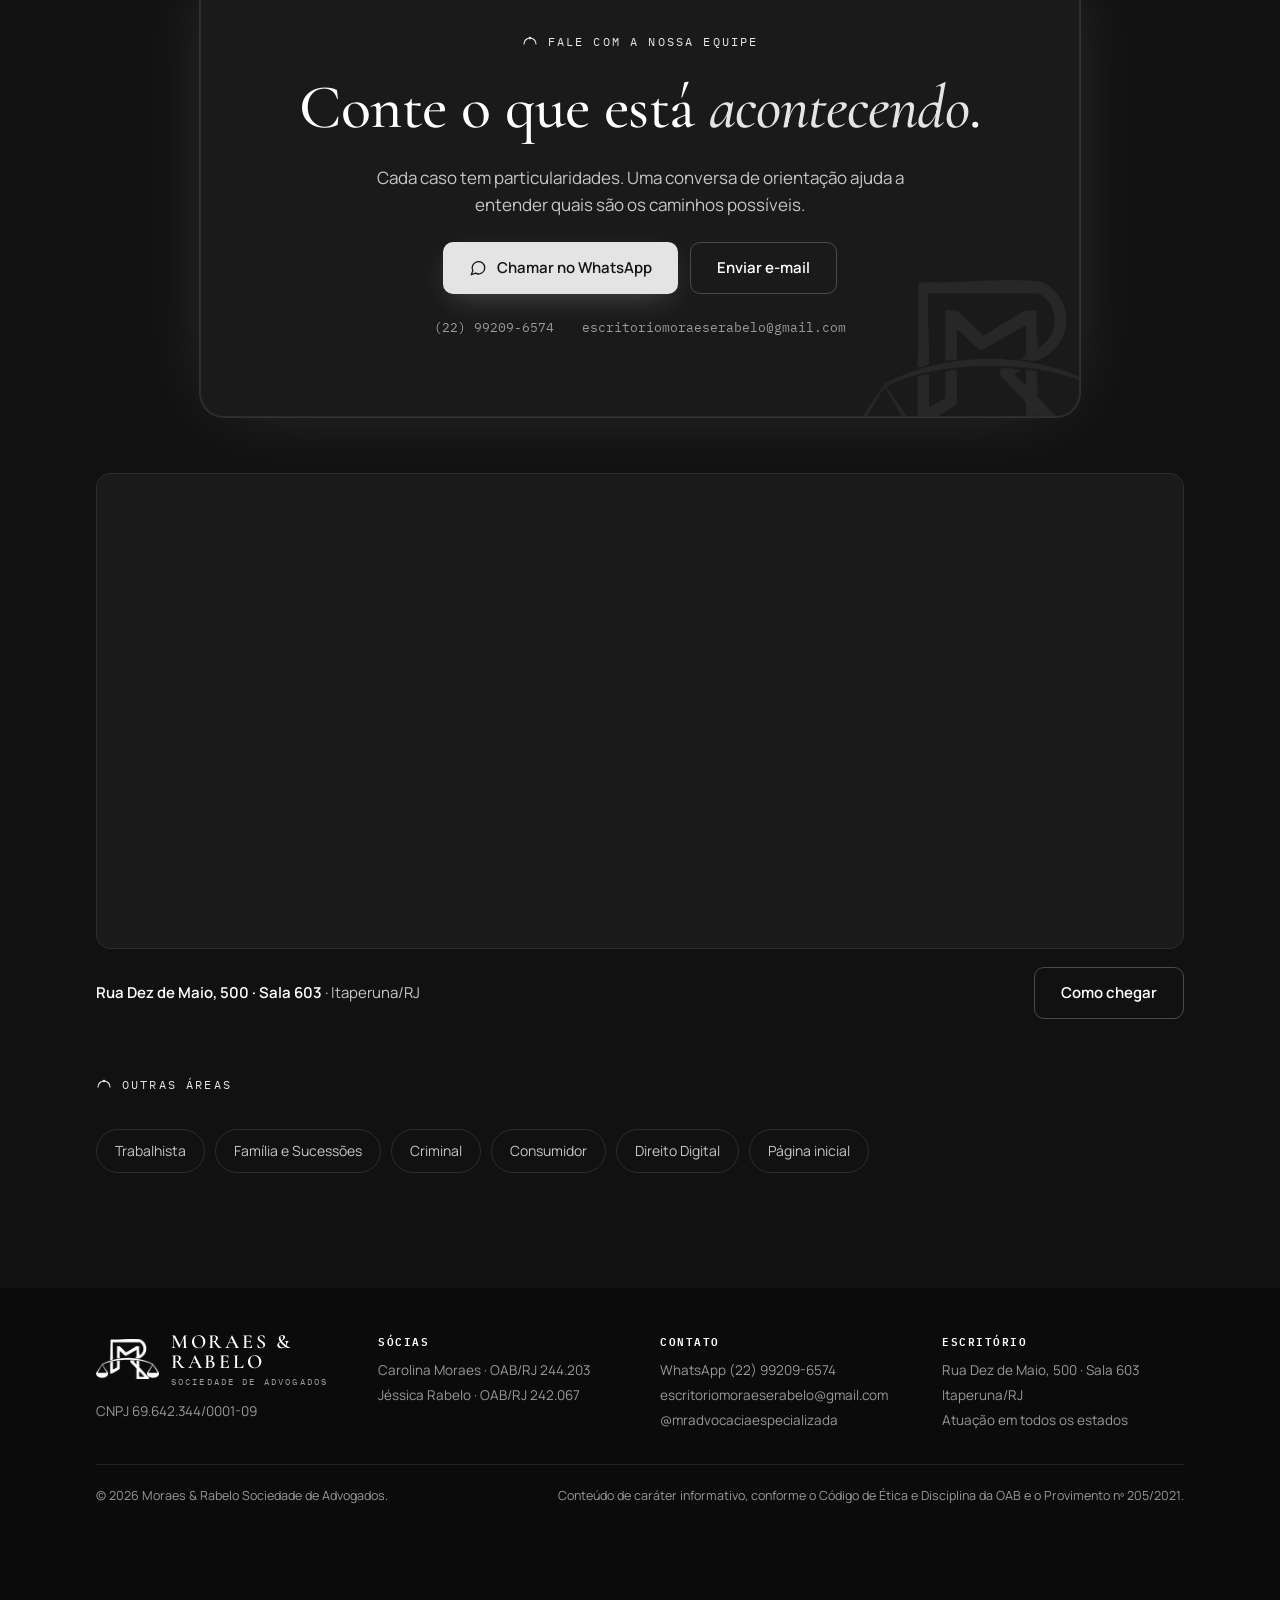
<file: advogado-previdenciario-itaperuna/index.html>
<!DOCTYPE html>
<html lang="pt-BR">
<head>
<meta charset="utf-8">
<meta name="viewport" content="width=device-width, initial-scale=1">
<title>Advogado Previdenci&#225;rio (INSS) em Itaperuna/RJ | Moraes &amp; Rabelo</title>
<meta name="description" content="Advogado previdenci&#225;rio em Itaperuna/RJ: aposentadoria, benef&#237;cio por incapacidade, aux&#237;lio-acidente, BPC/LOAS, pens&#227;o por morte e revis&#245;es no INSS.">
<link rel="canonical" href="https://escritoriomoraeserabelo-ai.github.io/advogado-previdenciario-itaperuna/">
<meta name="robots" content="index,follow,max-image-preview:large">
<meta name="theme-color" content="#111111">
<link rel="icon" type="image/png" href="/favicon.png">
<link rel="apple-touch-icon" href="/img/apple-touch-icon.png">
<meta property="og:type" content="website">
<meta property="og:locale" content="pt_BR">
<meta property="og:site_name" content="Moraes &amp; Rabelo Sociedade de Advogados">
<meta property="og:title" content="Advogado Previdenci&#225;rio (INSS) em Itaperuna/RJ | Moraes &amp; Rabelo">
<meta property="og:description" content="Advogado previdenci&#225;rio em Itaperuna/RJ: aposentadoria, benef&#237;cio por incapacidade, aux&#237;lio-acidente, BPC/LOAS, pens&#227;o por morte e revis&#245;es no INSS.">
<meta property="og:url" content="https://escritoriomoraeserabelo-ai.github.io/advogado-previdenciario-itaperuna/">
<meta property="og:image" content="https://escritoriomoraeserabelo-ai.github.io/img/og.jpg">
<meta name="twitter:card" content="summary_large_image">
<script type="application/ld+json">
{
 "@context": "https://schema.org",
 "@graph": [
  {
   "@type": "LegalService",
   "@id": "https://escritoriomoraeserabelo-ai.github.io/#escritorio",
   "name": "Moraes & Rabelo Sociedade de Advogados",
   "url": "https://escritoriomoraeserabelo-ai.github.io/",
   "telephone": "+55-22-99209-6574",
   "image": "https://escritoriomoraeserabelo-ai.github.io/img/og.jpg",
   "address": {
    "@type": "PostalAddress",
    "streetAddress": "Rua Dez de Maio, 500, Sala 603",
    "addressLocality": "Itaperuna",
    "addressRegion": "RJ",
    "addressCountry": "BR"
   }
  },
  {
   "@type": "WebPage",
   "@id": "https://escritoriomoraeserabelo-ai.github.io/advogado-previdenciario-itaperuna/",
   "url": "https://escritoriomoraeserabelo-ai.github.io/advogado-previdenciario-itaperuna/",
   "name": "Advogado Previdenci\u00e1rio (INSS) em Itaperuna/RJ | Moraes & Rabelo",
   "description": "Advogado previdenci\u00e1rio em Itaperuna/RJ: aposentadoria, benef\u00edcio por incapacidade, aux\u00edlio-acidente, BPC/LOAS, pens\u00e3o por morte e revis\u00f5es no INSS.",
   "about": {
    "@id": "https://escritoriomoraeserabelo-ai.github.io/#escritorio"
   },
   "inLanguage": "pt-BR"
  },
  {
   "@type": "BreadcrumbList",
   "itemListElement": [
    {
     "@type": "ListItem",
     "position": 1,
     "name": "In\u00edcio",
     "item": "https://escritoriomoraeserabelo-ai.github.io/"
    },
    {
     "@type": "ListItem",
     "position": 2,
     "name": "Previdenci\u00e1rio (INSS)",
     "item": "https://escritoriomoraeserabelo-ai.github.io/advogado-previdenciario-itaperuna/"
    }
   ]
  }
 ]
}
</script>
<link rel="preconnect" href="https://fonts.googleapis.com">
<link rel="preconnect" href="https://fonts.gstatic.com" crossorigin>
<link rel="stylesheet" href="https://fonts.googleapis.com/css2?family=Cormorant+Garamond:ital,wght@0,500;0,600;1,500;1,600&amp;family=Manrope:wght@400;500;600;700&amp;family=IBM+Plex+Mono:wght@400;500&amp;display=swap">
<link rel="stylesheet" href="/assets-mr.css">
</head>
<body style="margin:0">
<div class="mr">
<!-- ================= 2. NAV FIXA ================= -->
<header class="nav">
  <div class="wrap">
    <a class="brand" href="/" aria-label="Moraes &amp; Rabelo, in&#237;cio">
      <img src="/img/logo-preto.png" alt="" width="62" height="40">
      <span class="brand-t"><b>MORAES &amp; RABELO</b><small>Sociedade de Advogados</small></span>
    </a>
    <a class="btn btn-p" href="https://wa.me/5522992096574?text=Ol%C3%A1%21%20Vim%20pelo%20site%20da%20Moraes%20%26%20Rabelo%20e%20gostaria%20de%20falar%20com%20a%20equipe." target="_blank" rel="noopener" aria-label="Falar com a equipe pelo WhatsApp">
      <svg aria-hidden="true" width="18" height="18" viewBox="0 0 24 24" fill="none" stroke="currentColor" stroke-width="1.7" stroke-linecap="round" stroke-linejoin="round"><path d="M21 11.5a8.4 8.4 0 0 1-12.4 7.4L3 21l2.1-5.4A8.4 8.4 0 1 1 21 11.5z"/><path d="M8.5 11.5h.01M12 11.5h.01M15.5 11.5h.01"/></svg><span>Fale com a equipe</span>
    </a>
  </div>
</header>


<div class="wrap"><nav class="crumb" aria-label="Voc&#234; est&#225; em"><a href="/">In&#237;cio</a> / Previdenci&#225;rio (INSS)</nav></div>

<section class="hero">
  <div class="wrap hero-g">
    <div class="hero-txt rv">
      <span class="eyebrow"><svg aria-hidden="true" width="16" height="16" viewBox="0 0 24 24" fill="none" stroke="currentColor" stroke-width="1.7" stroke-linecap="round" stroke-linejoin="round"><path d="M3 15a9 9 0 0 1 18 0"/><circle cx="12" cy="6" r="1.2" fill="currentColor"/></svg>Direito Previdenci&#225;rio &#183; INSS</span>
      <h1 class="h1">Advogado previdenci&#225;rio (INSS) em <span class="hl">Itaperuna</span>/RJ</h1>
      <p class="lead">Orienta&#231;&#227;o para pedir, recorrer e revisar benef&#237;cios do INSS: aposentadorias, aux&#237;lio por incapacidade, aux&#237;lio-acidente, BPC/LOAS e pens&#227;o por morte. Atendimento presencial em Itaperuna e on-line em todo o Brasil.</p>
      <div class="hero-btns">
        <a class="btn btn-p" href="https://wa.me/5522992096574?text=Ol%C3%A1%21%20Vim%20pelo%20site%20e%20gostaria%20de%20orienta%C3%A7%C3%A3o%20sobre%20um%20benef%C3%ADcio%20do%20INSS." target="_blank" rel="noopener"><svg aria-hidden="true" width="18" height="18" viewBox="0 0 24 24" fill="none" stroke="currentColor" stroke-width="1.7" stroke-linecap="round" stroke-linejoin="round"><path d="M21 11.5a8.4 8.4 0 0 1-12.4 7.4L3 21l2.1-5.4A8.4 8.4 0 1 1 21 11.5z"/></svg>Falar com a equipe</a>
        <a class="btn btn-o" href="#duvidas">Ver d&#250;vidas frequentes</a>
      </div>
    </div>
    <div class="hero-ph rv">
      <img src="/img/dupla.jpg" alt="Carolina Moraes e J&#233;ssica Rabelo, s&#243;cias da Moraes &amp; Rabelo" width="760" height="950">
      <div class="badge badge-b"><div><small>OAB/RJ</small><strong>244.203 &#183; 242.067</strong></div></div>
    </div>
  </div>
</section>

<section class="sec bg2">
  <div class="wrap">
    <span class="eyebrow"><svg aria-hidden="true" width="16" height="16" viewBox="0 0 24 24" fill="none" stroke="currentColor" stroke-width="1.7" stroke-linecap="round" stroke-linejoin="round"><path d="M3 15a9 9 0 0 1 18 0"/><circle cx="12" cy="6" r="1.2" fill="currentColor"/></svg>Situa&#231;&#245;es em que orientamos</span>
    <h2 class="h2">Quando procurar a <span class="hl">equipe</span>.</h2>
    <div class="sit">
<article class="ar rv"><span class="num">01</span><h3>Aposentadorias</h3><p>Aposentadoria por idade, regras de transi&#231;&#227;o, aposentadoria especial e planejamento previdenci&#225;rio.</p></article>
<article class="ar rv"><span class="num">02</span><h3>Benef&#237;cio negado ou cortado</h3><p>Aux&#237;lio por incapacidade tempor&#225;ria (antigo aux&#237;lio-doen&#231;a) indeferido ou cessado.</p></article>
<article class="ar rv"><span class="num">03</span><h3>Aux&#237;lio-acidente</h3><p>Para quem ficou com sequela que reduz a capacidade para o trabalho habitual.</p></article>
<article class="ar rv"><span class="num">04</span><h3>BPC/LOAS</h3><p>Benef&#237;cio para idosos a partir de 65 anos e pessoas com defici&#234;ncia de baixa renda.</p></article>
<article class="ar rv"><span class="num">05</span><h3>Pens&#227;o por morte</h3><p>Pedido para c&#244;njuge, companheiro(a), filhos e outros dependentes.</p></article>
<article class="ar rv"><span class="num">06</span><h3>Revis&#245;es e descontos</h3><p>Revis&#227;o do valor do benef&#237;cio e contesta&#231;&#227;o de descontos n&#227;o autorizados.</p></article>
    </div>
  </div>
</section>

<section class="sec" id="duvidas">
  <div class="wrap">
    <span class="eyebrow"><svg aria-hidden="true" width="16" height="16" viewBox="0 0 24 24" fill="none" stroke="currentColor" stroke-width="1.7" stroke-linecap="round" stroke-linejoin="round"><path d="M3 15a9 9 0 0 1 18 0"/><circle cx="12" cy="6" r="1.2" fill="currentColor"/></svg>D&#250;vidas frequentes</span>
    <h2 class="h2">Perguntas que mais <span class="hl">recebemos</span>.</h2>
    <div class="faq">
<details><summary>O INSS negou meu benef&#237;cio. E agora?</summary><p>&#201; poss&#237;vel apresentar recurso administrativo, em regra no prazo de 30 dias a partir da ci&#234;ncia da decis&#227;o, ou buscar o benef&#237;cio na Justi&#231;a. O motivo do indeferimento, que aparece no Meu INSS, orienta qual caminho faz mais sentido.</p></details>
<details><summary>Quem tem direito ao aux&#237;lio-acidente?</summary><p>O segurado empregado, inclusive dom&#233;stico, o trabalhador avulso e o segurado especial que, depois de um acidente de qualquer natureza, ficou com sequela que reduz a capacidade para o trabalho que exercia. O benef&#237;cio tem car&#225;ter indenizat&#243;rio e pode ser recebido junto com o sal&#225;rio.</p></details>
<details><summary>Quem pode receber o BPC/LOAS?</summary><p>Pessoas com 65 anos ou mais e pessoas com defici&#234;ncia de qualquer idade, em situa&#231;&#227;o de baixa renda e inscritas no Cad&#218;nico. O BPC n&#227;o &#233; aposentadoria: n&#227;o paga 13&#186; e n&#227;o gera pens&#227;o por morte.</p></details>
<details><summary>Apareceram descontos no meu benef&#237;cio que eu n&#227;o autorizei. O que fa&#231;o?</summary><p>Descontos de associa&#231;&#245;es ou empr&#233;stimos n&#227;o autorizados podem ser contestados pelo Meu INSS e pelos canais oficiais. Se n&#227;o houver solu&#231;&#227;o, &#233; poss&#237;vel buscar a devolu&#231;&#227;o dos valores e a suspens&#227;o dos descontos.</p></details>
<details><summary>Preciso de advogado para pedir benef&#237;cio no INSS?</summary><p>N&#227;o &#233; obrigat&#243;rio. A orienta&#231;&#227;o ajuda a reunir os documentos certos, conferir o tempo de contribui&#231;&#227;o no CNIS e evitar indeferimentos que atrasam o benef&#237;cio.</p></details>
    </div>
    <p class="note">As respostas s&#227;o informativas e gerais. Cada situa&#231;&#227;o depende de documentos e detalhes pr&#243;prios, que devem ser avaliados por um advogado.</p>
  </div>
</section>

<section class="sec bg2">
  <div class="wrap">
    <span class="eyebrow"><svg aria-hidden="true" width="16" height="16" viewBox="0 0 24 24" fill="none" stroke="currentColor" stroke-width="1.7" stroke-linecap="round" stroke-linejoin="round"><path d="M3 15a9 9 0 0 1 18 0"/><circle cx="12" cy="6" r="1.2" fill="currentColor"/></svg>Antes da conversa</span>
    <h2 class="h2">O que <span class="hl">separar</span>.</h2>
    <ul class="docs">
<li><svg aria-hidden="true" width="18" height="18" viewBox="0 0 24 24" fill="none" stroke="currentColor" stroke-width="2" stroke-linecap="round" stroke-linejoin="round"><path d="M4 12.5l5 5L20 6.5"/></svg><span>RG, CPF e comprovante de resid&#234;ncia</span></li>
<li><svg aria-hidden="true" width="18" height="18" viewBox="0 0 24 24" fill="none" stroke="currentColor" stroke-width="2" stroke-linecap="round" stroke-linejoin="round"><path d="M4 12.5l5 5L20 6.5"/></svg><span>Extrato do CNIS (no aplicativo Meu INSS)</span></li>
<li><svg aria-hidden="true" width="18" height="18" viewBox="0 0 24 24" fill="none" stroke="currentColor" stroke-width="2" stroke-linecap="round" stroke-linejoin="round"><path d="M4 12.5l5 5L20 6.5"/></svg><span>Carteiras de trabalho e carn&#234;s de contribui&#231;&#227;o</span></li>
<li><svg aria-hidden="true" width="18" height="18" viewBox="0 0 24 24" fill="none" stroke="currentColor" stroke-width="2" stroke-linecap="round" stroke-linejoin="round"><path d="M4 12.5l5 5L20 6.5"/></svg><span>Laudos, exames e receitas m&#233;dicas recentes</span></li>
<li><svg aria-hidden="true" width="18" height="18" viewBox="0 0 24 24" fill="none" stroke="currentColor" stroke-width="2" stroke-linecap="round" stroke-linejoin="round"><path d="M4 12.5l5 5L20 6.5"/></svg><span>Carta de indeferimento ou de cessa&#231;&#227;o do INSS</span></li>
<li><svg aria-hidden="true" width="18" height="18" viewBox="0 0 24 24" fill="none" stroke="currentColor" stroke-width="2" stroke-linecap="round" stroke-linejoin="round"><path d="M4 12.5l5 5L20 6.5"/></svg><span>Inscri&#231;&#227;o no Cad&#218;nico atualizada (para BPC/LOAS)</span></li>
    </ul>
    <p class="note">N&#227;o tem tudo? Sem problema. Fale com a equipe mesmo assim: orientamos sobre o que buscar.</p>
  </div>
</section>

<section class="sec dk final">
  <div class="wrap">
    <div class="final-c rv">
      <img class="wm" src="/img/logo-branco.png" alt="">
      <span class="eyebrow"><svg aria-hidden="true" width="16" height="16" viewBox="0 0 24 24" fill="none" stroke="currentColor" stroke-width="1.7" stroke-linecap="round" stroke-linejoin="round"><path d="M3 15a9 9 0 0 1 18 0"/><circle cx="12" cy="6" r="1.2" fill="currentColor"/></svg>Fale com a nossa equipe</span>
      <h2 class="h2">Conte o que est&#225; <span class="hl">acontecendo</span>.</h2>
      <p class="lead">Cada caso tem particularidades. Uma conversa de orienta&#231;&#227;o ajuda a entender quais s&#227;o os caminhos poss&#237;veis.</p>
      <div class="final-btns">
        <a class="btn btn-p" href="https://wa.me/5522992096574?text=Ol%C3%A1%21%20Vim%20pelo%20site%20e%20gostaria%20de%20orienta%C3%A7%C3%A3o%20sobre%20um%20benef%C3%ADcio%20do%20INSS." target="_blank" rel="noopener"><svg aria-hidden="true" width="18" height="18" viewBox="0 0 24 24" fill="none" stroke="currentColor" stroke-width="1.7" stroke-linecap="round" stroke-linejoin="round"><path d="M21 11.5a8.4 8.4 0 0 1-12.4 7.4L3 21l2.1-5.4A8.4 8.4 0 1 1 21 11.5z"/></svg>Chamar no WhatsApp</a>
        <a class="btn btn-o" href="mailto:escritoriomoraeserabelo@gmail.com?subject=Contato%20pelo%20site%20-%20Previdenci%C3%A1rio%20%28INSS%29">Enviar e-mail</a>
      </div>
      <div class="contacts"><a href="https://wa.me/5522992096574?text=Ol%C3%A1%21%20Vim%20pelo%20site%20e%20gostaria%20de%20orienta%C3%A7%C3%A3o%20sobre%20um%20benef%C3%ADcio%20do%20INSS." target="_blank" rel="noopener">(22) 99209-6574</a><a href="mailto:escritoriomoraeserabelo@gmail.com">escritoriomoraeserabelo@gmail.com</a></div>
    </div>
    <div class="mapa rv" id="mr-mapa">
      <div class="mapa-f"><iframe src="https://www.google.com/maps?q=Rua%20Dez%20de%20Maio%2C%20500%20-%20Itaperuna%20-%20RJ&amp;output=embed&amp;hl=pt-BR" title="Mapa: Moraes &amp; Rabelo, Rua Dez de Maio, 500, Sala 603, Itaperuna/RJ" loading="lazy" referrerpolicy="no-referrer-when-downgrade" allowfullscreen></iframe></div>
      <div class="mapa-i"><span><b>Rua Dez de Maio, 500 &#183; Sala 603</b> &#183; Itaperuna/RJ</span><a class="btn btn-o" href="https://www.google.com/maps/dir/?api=1&amp;destination=Rua%20Dez%20de%20Maio%2C%20500%20-%20Itaperuna%20-%20RJ" target="_blank" rel="noopener">Como chegar</a></div>
    </div>
    <div class="rv" style="margin-top:56px">
      <span class="eyebrow"><svg aria-hidden="true" width="16" height="16" viewBox="0 0 24 24" fill="none" stroke="currentColor" stroke-width="1.7" stroke-linecap="round" stroke-linejoin="round"><path d="M3 15a9 9 0 0 1 18 0"/><circle cx="12" cy="6" r="1.2" fill="currentColor"/></svg>Outras &#225;reas</span>
      <div class="outras">
<a href="/advogado-trabalhista-itaperuna/">Trabalhista</a>
<a href="/advogado-familia-itaperuna/">Fam&#237;lia e Sucess&#245;es</a>
<a href="/advogado-criminal-itaperuna/">Criminal</a>
<a href="/advogado-consumidor-itaperuna/">Consumidor</a>
<a href="/advogado-direito-digital/">Direito Digital</a>
<a href="/">P&#225;gina inicial</a>
      </div>
    </div>
  </div>
</section>

<!-- ================= 12. RODAP&#201; ================= -->
<footer class="ft">
  <div class="wrap">
    <div class="ft-g">
      <div class="ft-c" style="gap:14px">
        <span class="brand"><img src="/img/logo-branco.png" alt="Logo Moraes &amp; Rabelo" width="62" height="40"><span class="brand-t"><b>MORAES &amp; RABELO</b><small>Sociedade de Advogados</small></span></span>
        <span>CNPJ 69.642.344/0001-09</span>
      </div>
      <div class="ft-c">
        <strong>S&#243;cias</strong>
        <span>Carolina Moraes &#183; OAB/RJ 244.203</span>
        <span>J&#233;ssica Rabelo &#183; OAB/RJ 242.067</span>
        <!-- Adicione aqui o n&#186; de registro da sociedade na OAB/RJ, ex.: <span>Registro OAB/RJ n&#186; ____</span> -->
      </div>
      <div class="ft-c">
        <strong>Contato</strong>
        <a href="https://wa.me/5522992096574?text=Ol%C3%A1%21%20Vim%20pelo%20site." target="_blank" rel="noopener">WhatsApp (22) 99209-6574</a>
        <a href="mailto:escritoriomoraeserabelo@gmail.com">escritoriomoraeserabelo@gmail.com</a>
        <a href="https://www.instagram.com/mradvocaciaespecializada/" target="_blank" rel="noopener">@mradvocaciaespecializada</a>
      </div>
      <div class="ft-c">
        <strong>Escrit&#243;rio</strong>
        <span>Rua Dez de Maio, 500 &#183; Sala 603</span>
        <span>Itaperuna/RJ</span>
        <span>Atua&#231;&#227;o em todos os estados</span>
      </div>
    </div>
    <div class="ft-b">
      <span>&#169; 2026 Moraes &amp; Rabelo Sociedade de Advogados.</span>
      <span>Conte&#250;do de car&#225;ter informativo, conforme o C&#243;digo de &#201;tica e Disciplina da OAB e o Provimento n&#186; 205/2021.</span>
    </div>
  </div>
</footer>

<!-- ================= BOT&#195;O FLUTUANTE DO WHATSAPP ================= -->
<a class="float" href="https://wa.me/5522992096574?text=Ol%C3%A1%21%20Vim%20pelo%20site%20da%20Moraes%20%26%20Rabelo%20e%20gostaria%20de%20atendimento." target="_blank" rel="noopener" aria-label="Falar com a equipe pelo WhatsApp"><svg aria-hidden="true" width="22" height="22" viewBox="0 0 24 24" fill="none" stroke="currentColor" stroke-width="1.7" stroke-linecap="round" stroke-linejoin="round"><path d="M21 11.5a8.4 8.4 0 0 1-12.4 7.4L3 21l2.1-5.4A8.4 8.4 0 1 1 21 11.5z"/><path d="M8.5 11.5h.01M12 11.5h.01M15.5 11.5h.01"/></svg><span>Fale com a equipe</span></a>

</div>
</body>
</html>
</file>
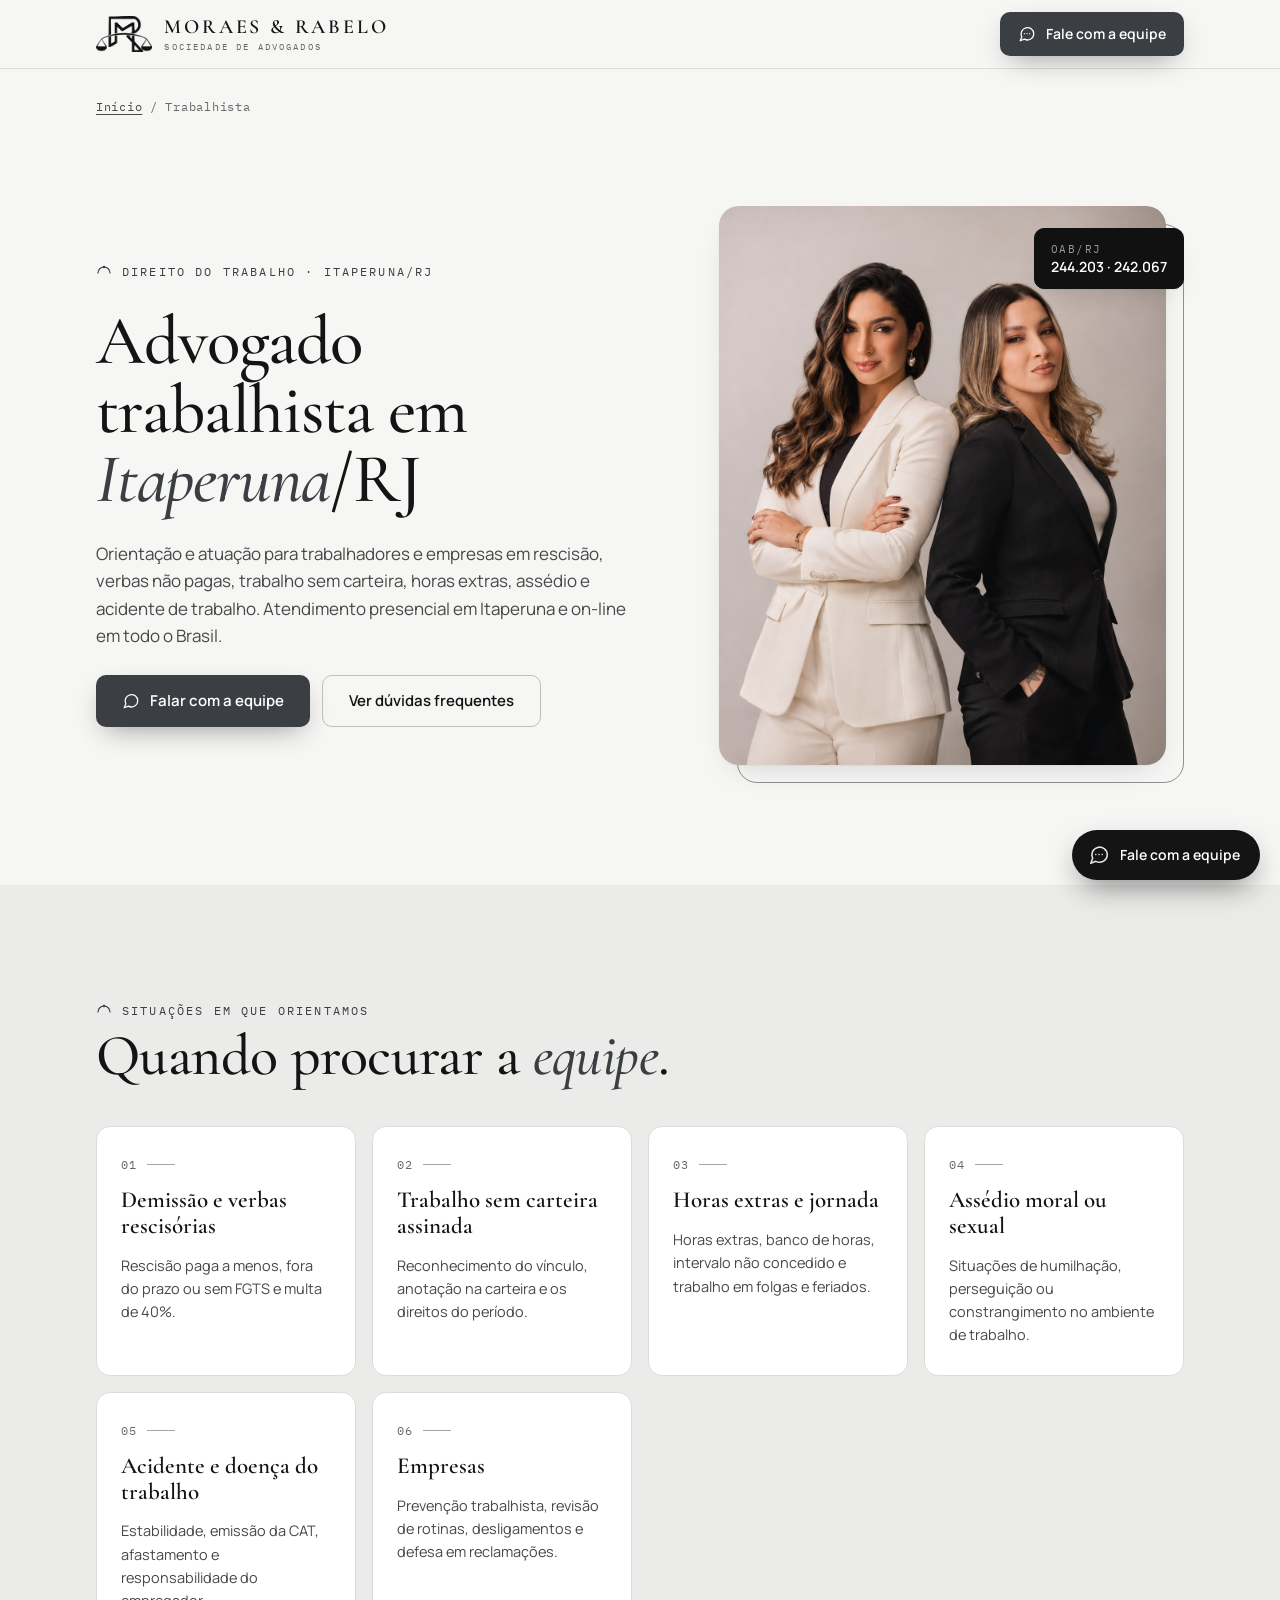
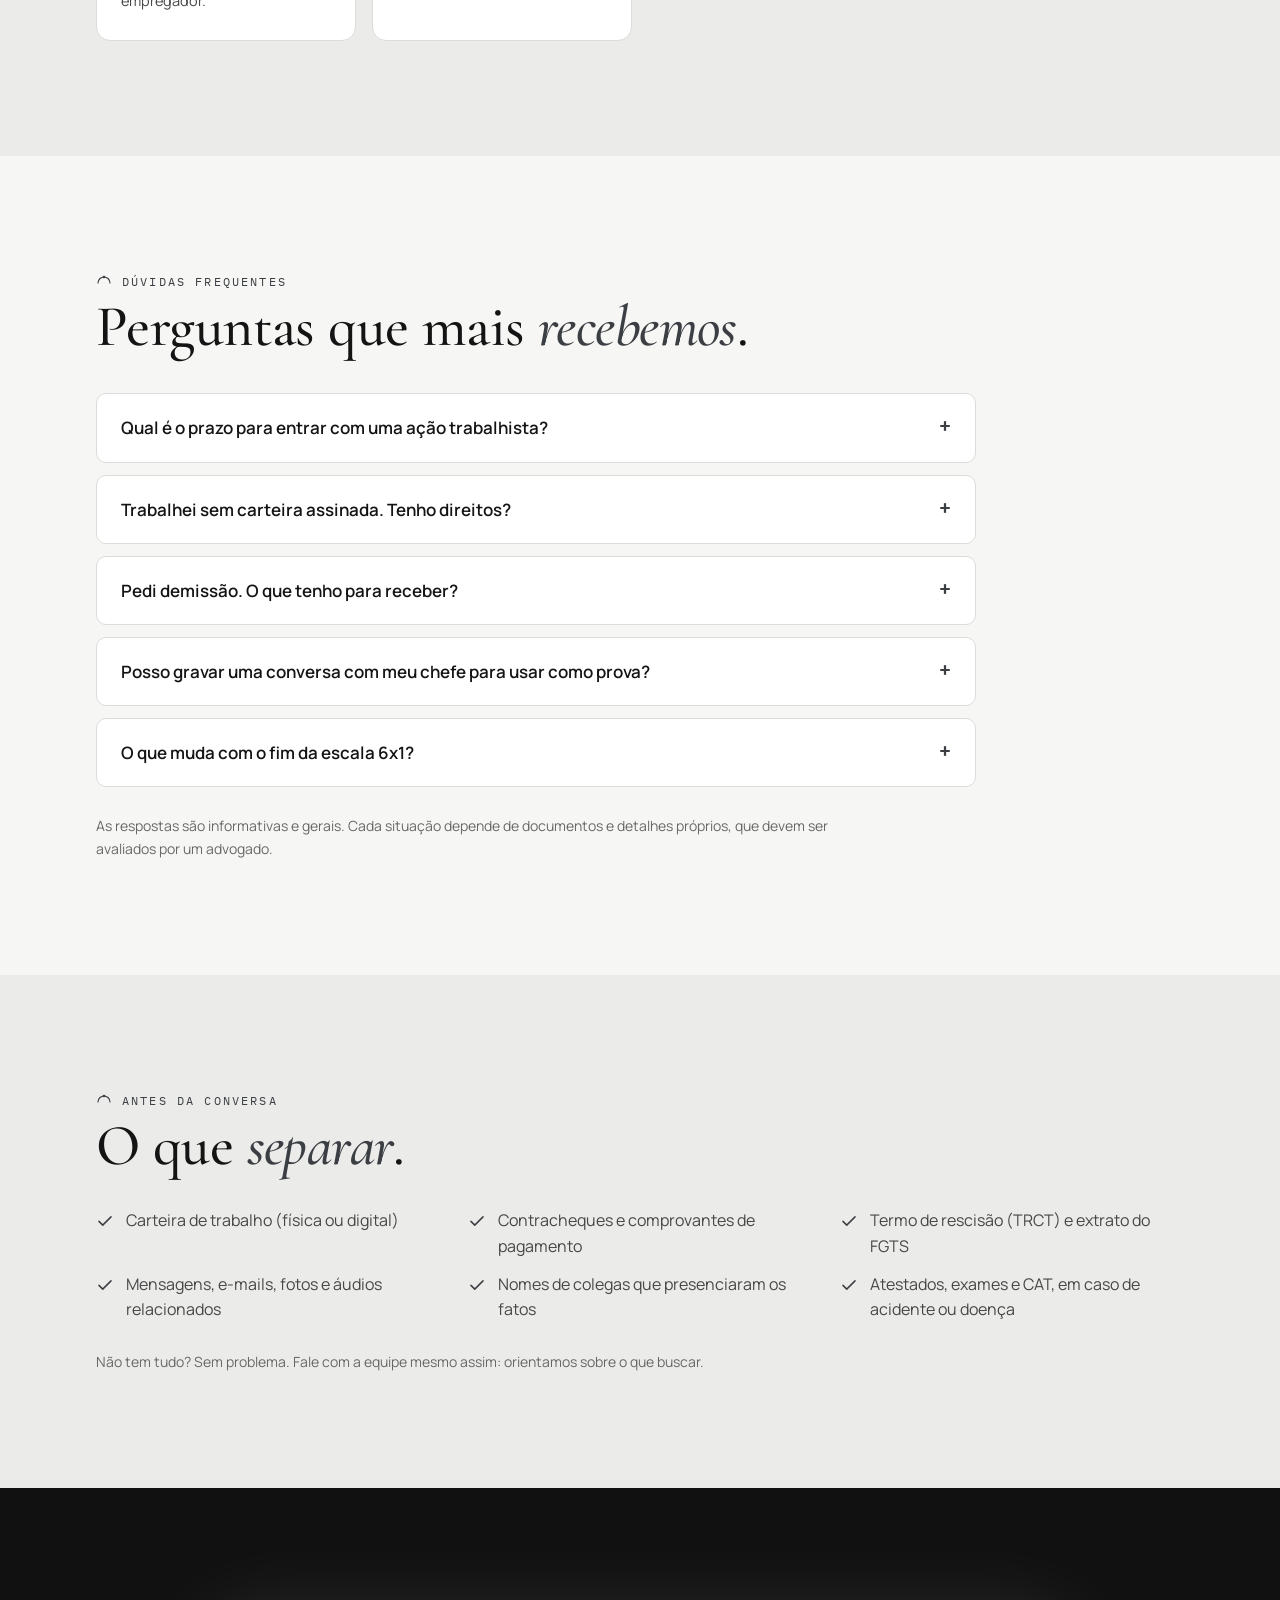
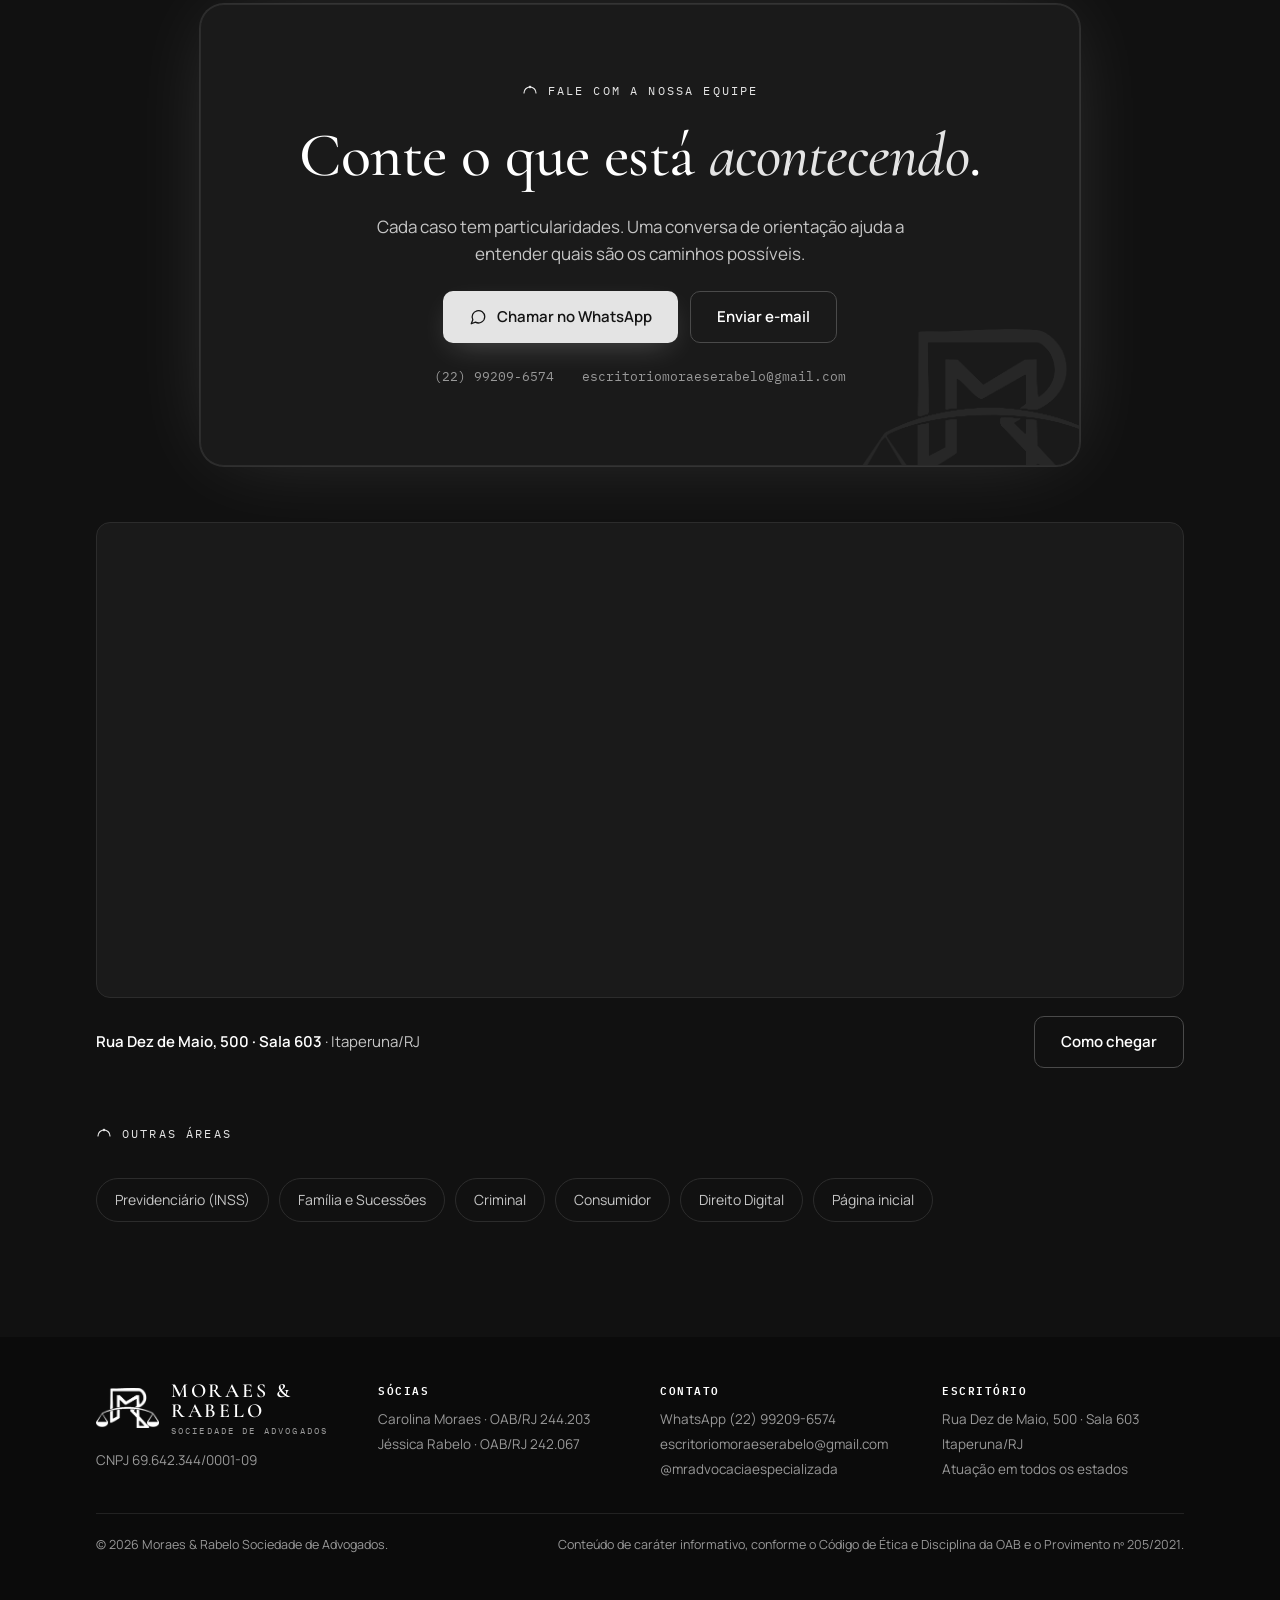
<file: advogado-trabalhista-itaperuna/index.html>
<!DOCTYPE html>
<html lang="pt-BR">
<head>
<meta charset="utf-8">
<meta name="viewport" content="width=device-width, initial-scale=1">
<title>Advogado Trabalhista em Itaperuna/RJ | Moraes &amp; Rabelo</title>
<meta name="description" content="Advogado trabalhista em Itaperuna/RJ: rescis&#227;o, verbas n&#227;o pagas, trabalho sem carteira, horas extras, ass&#233;dio e acidente de trabalho. Atendimento presencial e on-line.">
<link rel="canonical" href="https://escritoriomoraeserabelo-ai.github.io/advogado-trabalhista-itaperuna/">
<meta name="robots" content="index,follow,max-image-preview:large">
<meta name="theme-color" content="#111111">
<link rel="icon" type="image/png" href="/favicon.png">
<link rel="apple-touch-icon" href="/img/apple-touch-icon.png">
<meta property="og:type" content="website">
<meta property="og:locale" content="pt_BR">
<meta property="og:site_name" content="Moraes &amp; Rabelo Sociedade de Advogados">
<meta property="og:title" content="Advogado Trabalhista em Itaperuna/RJ | Moraes &amp; Rabelo">
<meta property="og:description" content="Advogado trabalhista em Itaperuna/RJ: rescis&#227;o, verbas n&#227;o pagas, trabalho sem carteira, horas extras, ass&#233;dio e acidente de trabalho. Atendimento presencial e on-line.">
<meta property="og:url" content="https://escritoriomoraeserabelo-ai.github.io/advogado-trabalhista-itaperuna/">
<meta property="og:image" content="https://escritoriomoraeserabelo-ai.github.io/img/og.jpg">
<meta name="twitter:card" content="summary_large_image">
<script type="application/ld+json">
{
 "@context": "https://schema.org",
 "@graph": [
  {
   "@type": "LegalService",
   "@id": "https://escritoriomoraeserabelo-ai.github.io/#escritorio",
   "name": "Moraes & Rabelo Sociedade de Advogados",
   "url": "https://escritoriomoraeserabelo-ai.github.io/",
   "telephone": "+55-22-99209-6574",
   "image": "https://escritoriomoraeserabelo-ai.github.io/img/og.jpg",
   "address": {
    "@type": "PostalAddress",
    "streetAddress": "Rua Dez de Maio, 500, Sala 603",
    "addressLocality": "Itaperuna",
    "addressRegion": "RJ",
    "addressCountry": "BR"
   }
  },
  {
   "@type": "WebPage",
   "@id": "https://escritoriomoraeserabelo-ai.github.io/advogado-trabalhista-itaperuna/",
   "url": "https://escritoriomoraeserabelo-ai.github.io/advogado-trabalhista-itaperuna/",
   "name": "Advogado Trabalhista em Itaperuna/RJ | Moraes & Rabelo",
   "description": "Advogado trabalhista em Itaperuna/RJ: rescis\u00e3o, verbas n\u00e3o pagas, trabalho sem carteira, horas extras, ass\u00e9dio e acidente de trabalho. Atendimento presencial e on-line.",
   "about": {
    "@id": "https://escritoriomoraeserabelo-ai.github.io/#escritorio"
   },
   "inLanguage": "pt-BR"
  },
  {
   "@type": "BreadcrumbList",
   "itemListElement": [
    {
     "@type": "ListItem",
     "position": 1,
     "name": "In\u00edcio",
     "item": "https://escritoriomoraeserabelo-ai.github.io/"
    },
    {
     "@type": "ListItem",
     "position": 2,
     "name": "Trabalhista",
     "item": "https://escritoriomoraeserabelo-ai.github.io/advogado-trabalhista-itaperuna/"
    }
   ]
  }
 ]
}
</script>
<link rel="preconnect" href="https://fonts.googleapis.com">
<link rel="preconnect" href="https://fonts.gstatic.com" crossorigin>
<link rel="stylesheet" href="https://fonts.googleapis.com/css2?family=Cormorant+Garamond:ital,wght@0,500;0,600;1,500;1,600&amp;family=Manrope:wght@400;500;600;700&amp;family=IBM+Plex+Mono:wght@400;500&amp;display=swap">
<link rel="stylesheet" href="/assets-mr.css">
</head>
<body style="margin:0">
<div class="mr">
<!-- ================= 2. NAV FIXA ================= -->
<header class="nav">
  <div class="wrap">
    <a class="brand" href="/" aria-label="Moraes &amp; Rabelo, in&#237;cio">
      <img src="/img/logo-preto.png" alt="" width="62" height="40">
      <span class="brand-t"><b>MORAES &amp; RABELO</b><small>Sociedade de Advogados</small></span>
    </a>
    <a class="btn btn-p" href="https://wa.me/5522992096574?text=Ol%C3%A1%21%20Vim%20pelo%20site%20da%20Moraes%20%26%20Rabelo%20e%20gostaria%20de%20falar%20com%20a%20equipe." target="_blank" rel="noopener" aria-label="Falar com a equipe pelo WhatsApp">
      <svg aria-hidden="true" width="18" height="18" viewBox="0 0 24 24" fill="none" stroke="currentColor" stroke-width="1.7" stroke-linecap="round" stroke-linejoin="round"><path d="M21 11.5a8.4 8.4 0 0 1-12.4 7.4L3 21l2.1-5.4A8.4 8.4 0 1 1 21 11.5z"/><path d="M8.5 11.5h.01M12 11.5h.01M15.5 11.5h.01"/></svg><span>Fale com a equipe</span>
    </a>
  </div>
</header>


<div class="wrap"><nav class="crumb" aria-label="Voc&#234; est&#225; em"><a href="/">In&#237;cio</a> / Trabalhista</nav></div>

<section class="hero">
  <div class="wrap hero-g">
    <div class="hero-txt rv">
      <span class="eyebrow"><svg aria-hidden="true" width="16" height="16" viewBox="0 0 24 24" fill="none" stroke="currentColor" stroke-width="1.7" stroke-linecap="round" stroke-linejoin="round"><path d="M3 15a9 9 0 0 1 18 0"/><circle cx="12" cy="6" r="1.2" fill="currentColor"/></svg>Direito do Trabalho &#183; Itaperuna/RJ</span>
      <h1 class="h1">Advogado trabalhista em <span class="hl">Itaperuna</span>/RJ</h1>
      <p class="lead">Orienta&#231;&#227;o e atua&#231;&#227;o para trabalhadores e empresas em rescis&#227;o, verbas n&#227;o pagas, trabalho sem carteira, horas extras, ass&#233;dio e acidente de trabalho. Atendimento presencial em Itaperuna e on-line em todo o Brasil.</p>
      <div class="hero-btns">
        <a class="btn btn-p" href="https://wa.me/5522992096574?text=Ol%C3%A1%21%20Vim%20pelo%20site%20e%20gostaria%20de%20orienta%C3%A7%C3%A3o%20sobre%20uma%20quest%C3%A3o%20trabalhista." target="_blank" rel="noopener"><svg aria-hidden="true" width="18" height="18" viewBox="0 0 24 24" fill="none" stroke="currentColor" stroke-width="1.7" stroke-linecap="round" stroke-linejoin="round"><path d="M21 11.5a8.4 8.4 0 0 1-12.4 7.4L3 21l2.1-5.4A8.4 8.4 0 1 1 21 11.5z"/></svg>Falar com a equipe</a>
        <a class="btn btn-o" href="#duvidas">Ver d&#250;vidas frequentes</a>
      </div>
    </div>
    <div class="hero-ph rv">
      <img src="/img/dupla.jpg" alt="Carolina Moraes e J&#233;ssica Rabelo, s&#243;cias da Moraes &amp; Rabelo" width="760" height="950">
      <div class="badge badge-b"><div><small>OAB/RJ</small><strong>244.203 &#183; 242.067</strong></div></div>
    </div>
  </div>
</section>

<section class="sec bg2">
  <div class="wrap">
    <span class="eyebrow"><svg aria-hidden="true" width="16" height="16" viewBox="0 0 24 24" fill="none" stroke="currentColor" stroke-width="1.7" stroke-linecap="round" stroke-linejoin="round"><path d="M3 15a9 9 0 0 1 18 0"/><circle cx="12" cy="6" r="1.2" fill="currentColor"/></svg>Situa&#231;&#245;es em que orientamos</span>
    <h2 class="h2">Quando procurar a <span class="hl">equipe</span>.</h2>
    <div class="sit">
<article class="ar rv"><span class="num">01</span><h3>Demiss&#227;o e verbas rescis&#243;rias</h3><p>Rescis&#227;o paga a menos, fora do prazo ou sem FGTS e multa de 40%.</p></article>
<article class="ar rv"><span class="num">02</span><h3>Trabalho sem carteira assinada</h3><p>Reconhecimento do v&#237;nculo, anota&#231;&#227;o na carteira e os direitos do per&#237;odo.</p></article>
<article class="ar rv"><span class="num">03</span><h3>Horas extras e jornada</h3><p>Horas extras, banco de horas, intervalo n&#227;o concedido e trabalho em folgas e feriados.</p></article>
<article class="ar rv"><span class="num">04</span><h3>Ass&#233;dio moral ou sexual</h3><p>Situa&#231;&#245;es de humilha&#231;&#227;o, persegui&#231;&#227;o ou constrangimento no ambiente de trabalho.</p></article>
<article class="ar rv"><span class="num">05</span><h3>Acidente e doen&#231;a do trabalho</h3><p>Estabilidade, emiss&#227;o da CAT, afastamento e responsabilidade do empregador.</p></article>
<article class="ar rv"><span class="num">06</span><h3>Empresas</h3><p>Preven&#231;&#227;o trabalhista, revis&#227;o de rotinas, desligamentos e defesa em reclama&#231;&#245;es.</p></article>
    </div>
  </div>
</section>

<section class="sec" id="duvidas">
  <div class="wrap">
    <span class="eyebrow"><svg aria-hidden="true" width="16" height="16" viewBox="0 0 24 24" fill="none" stroke="currentColor" stroke-width="1.7" stroke-linecap="round" stroke-linejoin="round"><path d="M3 15a9 9 0 0 1 18 0"/><circle cx="12" cy="6" r="1.2" fill="currentColor"/></svg>D&#250;vidas frequentes</span>
    <h2 class="h2">Perguntas que mais <span class="hl">recebemos</span>.</h2>
    <div class="faq">
<details><summary>Qual &#233; o prazo para entrar com uma a&#231;&#227;o trabalhista?</summary><p>O prazo &#233; de at&#233; 2 anos ap&#243;s o fim do contrato de trabalho. Dentro desse prazo, &#233; poss&#237;vel discutir os direitos dos &#250;ltimos 5 anos, contados da data em que a a&#231;&#227;o &#233; proposta (Constitui&#231;&#227;o Federal, art. 7&#186;, XXIX).</p></details>
<details><summary>Trabalhei sem carteira assinada. Tenho direitos?</summary><p>Quando h&#225; trabalho com frequ&#234;ncia, subordina&#231;&#227;o, pagamento e pessoalidade, existe v&#237;nculo de emprego, mesmo sem registro. &#201; poss&#237;vel pedir o reconhecimento do v&#237;nculo e os direitos do per&#237;odo. Mensagens, comprovantes de pagamento e testemunhas ajudam a provar.</p></details>
<details><summary>Pedi demiss&#227;o. O que tenho para receber?</summary><p>Em regra: saldo de sal&#225;rio, 13&#186; proporcional, f&#233;rias vencidas e proporcionais com o ter&#231;o constitucional. Quem pede demiss&#227;o n&#227;o saca o FGTS, n&#227;o recebe a multa de 40% e n&#227;o tem direito ao seguro-desemprego.</p></details>
<details><summary>Posso gravar uma conversa com meu chefe para usar como prova?</summary><p>A grava&#231;&#227;o feita por quem participa da conversa costuma ser aceita como prova pelos tribunais. Cada caso deve ser analisado, principalmente quanto &#224; forma de uso desse material.</p></details>
<details><summary>O que muda com o fim da escala 6x1?</summary><p>A Emenda Constitucional 141/2026 reduz a jornada m&#225;xima: 42 horas semanais a partir de 16/12/2026 e 40 horas a partir de 16/12/2027, sem redu&#231;&#227;o de sal&#225;rio. Empresas precisam se organizar, e trabalhadores podem tirar d&#250;vidas sobre a sua escala.</p></details>
    </div>
    <p class="note">As respostas s&#227;o informativas e gerais. Cada situa&#231;&#227;o depende de documentos e detalhes pr&#243;prios, que devem ser avaliados por um advogado.</p>
  </div>
</section>

<section class="sec bg2">
  <div class="wrap">
    <span class="eyebrow"><svg aria-hidden="true" width="16" height="16" viewBox="0 0 24 24" fill="none" stroke="currentColor" stroke-width="1.7" stroke-linecap="round" stroke-linejoin="round"><path d="M3 15a9 9 0 0 1 18 0"/><circle cx="12" cy="6" r="1.2" fill="currentColor"/></svg>Antes da conversa</span>
    <h2 class="h2">O que <span class="hl">separar</span>.</h2>
    <ul class="docs">
<li><svg aria-hidden="true" width="18" height="18" viewBox="0 0 24 24" fill="none" stroke="currentColor" stroke-width="2" stroke-linecap="round" stroke-linejoin="round"><path d="M4 12.5l5 5L20 6.5"/></svg><span>Carteira de trabalho (f&#237;sica ou digital)</span></li>
<li><svg aria-hidden="true" width="18" height="18" viewBox="0 0 24 24" fill="none" stroke="currentColor" stroke-width="2" stroke-linecap="round" stroke-linejoin="round"><path d="M4 12.5l5 5L20 6.5"/></svg><span>Contracheques e comprovantes de pagamento</span></li>
<li><svg aria-hidden="true" width="18" height="18" viewBox="0 0 24 24" fill="none" stroke="currentColor" stroke-width="2" stroke-linecap="round" stroke-linejoin="round"><path d="M4 12.5l5 5L20 6.5"/></svg><span>Termo de rescis&#227;o (TRCT) e extrato do FGTS</span></li>
<li><svg aria-hidden="true" width="18" height="18" viewBox="0 0 24 24" fill="none" stroke="currentColor" stroke-width="2" stroke-linecap="round" stroke-linejoin="round"><path d="M4 12.5l5 5L20 6.5"/></svg><span>Mensagens, e-mails, fotos e &#225;udios relacionados</span></li>
<li><svg aria-hidden="true" width="18" height="18" viewBox="0 0 24 24" fill="none" stroke="currentColor" stroke-width="2" stroke-linecap="round" stroke-linejoin="round"><path d="M4 12.5l5 5L20 6.5"/></svg><span>Nomes de colegas que presenciaram os fatos</span></li>
<li><svg aria-hidden="true" width="18" height="18" viewBox="0 0 24 24" fill="none" stroke="currentColor" stroke-width="2" stroke-linecap="round" stroke-linejoin="round"><path d="M4 12.5l5 5L20 6.5"/></svg><span>Atestados, exames e CAT, em caso de acidente ou doen&#231;a</span></li>
    </ul>
    <p class="note">N&#227;o tem tudo? Sem problema. Fale com a equipe mesmo assim: orientamos sobre o que buscar.</p>
  </div>
</section>

<section class="sec dk final">
  <div class="wrap">
    <div class="final-c rv">
      <img class="wm" src="/img/logo-branco.png" alt="">
      <span class="eyebrow"><svg aria-hidden="true" width="16" height="16" viewBox="0 0 24 24" fill="none" stroke="currentColor" stroke-width="1.7" stroke-linecap="round" stroke-linejoin="round"><path d="M3 15a9 9 0 0 1 18 0"/><circle cx="12" cy="6" r="1.2" fill="currentColor"/></svg>Fale com a nossa equipe</span>
      <h2 class="h2">Conte o que est&#225; <span class="hl">acontecendo</span>.</h2>
      <p class="lead">Cada caso tem particularidades. Uma conversa de orienta&#231;&#227;o ajuda a entender quais s&#227;o os caminhos poss&#237;veis.</p>
      <div class="final-btns">
        <a class="btn btn-p" href="https://wa.me/5522992096574?text=Ol%C3%A1%21%20Vim%20pelo%20site%20e%20gostaria%20de%20orienta%C3%A7%C3%A3o%20sobre%20uma%20quest%C3%A3o%20trabalhista." target="_blank" rel="noopener"><svg aria-hidden="true" width="18" height="18" viewBox="0 0 24 24" fill="none" stroke="currentColor" stroke-width="1.7" stroke-linecap="round" stroke-linejoin="round"><path d="M21 11.5a8.4 8.4 0 0 1-12.4 7.4L3 21l2.1-5.4A8.4 8.4 0 1 1 21 11.5z"/></svg>Chamar no WhatsApp</a>
        <a class="btn btn-o" href="mailto:escritoriomoraeserabelo@gmail.com?subject=Contato%20pelo%20site%20-%20Trabalhista">Enviar e-mail</a>
      </div>
      <div class="contacts"><a href="https://wa.me/5522992096574?text=Ol%C3%A1%21%20Vim%20pelo%20site%20e%20gostaria%20de%20orienta%C3%A7%C3%A3o%20sobre%20uma%20quest%C3%A3o%20trabalhista." target="_blank" rel="noopener">(22) 99209-6574</a><a href="mailto:escritoriomoraeserabelo@gmail.com">escritoriomoraeserabelo@gmail.com</a></div>
    </div>
    <div class="mapa rv" id="mr-mapa">
      <div class="mapa-f"><iframe src="https://www.google.com/maps?q=Rua%20Dez%20de%20Maio%2C%20500%20-%20Itaperuna%20-%20RJ&amp;output=embed&amp;hl=pt-BR" title="Mapa: Moraes &amp; Rabelo, Rua Dez de Maio, 500, Sala 603, Itaperuna/RJ" loading="lazy" referrerpolicy="no-referrer-when-downgrade" allowfullscreen></iframe></div>
      <div class="mapa-i"><span><b>Rua Dez de Maio, 500 &#183; Sala 603</b> &#183; Itaperuna/RJ</span><a class="btn btn-o" href="https://www.google.com/maps/dir/?api=1&amp;destination=Rua%20Dez%20de%20Maio%2C%20500%20-%20Itaperuna%20-%20RJ" target="_blank" rel="noopener">Como chegar</a></div>
    </div>
    <div class="rv" style="margin-top:56px">
      <span class="eyebrow"><svg aria-hidden="true" width="16" height="16" viewBox="0 0 24 24" fill="none" stroke="currentColor" stroke-width="1.7" stroke-linecap="round" stroke-linejoin="round"><path d="M3 15a9 9 0 0 1 18 0"/><circle cx="12" cy="6" r="1.2" fill="currentColor"/></svg>Outras &#225;reas</span>
      <div class="outras">
<a href="/advogado-previdenciario-itaperuna/">Previdenci&#225;rio (INSS)</a>
<a href="/advogado-familia-itaperuna/">Fam&#237;lia e Sucess&#245;es</a>
<a href="/advogado-criminal-itaperuna/">Criminal</a>
<a href="/advogado-consumidor-itaperuna/">Consumidor</a>
<a href="/advogado-direito-digital/">Direito Digital</a>
<a href="/">P&#225;gina inicial</a>
      </div>
    </div>
  </div>
</section>

<!-- ================= 12. RODAP&#201; ================= -->
<footer class="ft">
  <div class="wrap">
    <div class="ft-g">
      <div class="ft-c" style="gap:14px">
        <span class="brand"><img src="/img/logo-branco.png" alt="Logo Moraes &amp; Rabelo" width="62" height="40"><span class="brand-t"><b>MORAES &amp; RABELO</b><small>Sociedade de Advogados</small></span></span>
        <span>CNPJ 69.642.344/0001-09</span>
      </div>
      <div class="ft-c">
        <strong>S&#243;cias</strong>
        <span>Carolina Moraes &#183; OAB/RJ 244.203</span>
        <span>J&#233;ssica Rabelo &#183; OAB/RJ 242.067</span>
        <!-- Adicione aqui o n&#186; de registro da sociedade na OAB/RJ, ex.: <span>Registro OAB/RJ n&#186; ____</span> -->
      </div>
      <div class="ft-c">
        <strong>Contato</strong>
        <a href="https://wa.me/5522992096574?text=Ol%C3%A1%21%20Vim%20pelo%20site." target="_blank" rel="noopener">WhatsApp (22) 99209-6574</a>
        <a href="mailto:escritoriomoraeserabelo@gmail.com">escritoriomoraeserabelo@gmail.com</a>
        <a href="https://www.instagram.com/mradvocaciaespecializada/" target="_blank" rel="noopener">@mradvocaciaespecializada</a>
      </div>
      <div class="ft-c">
        <strong>Escrit&#243;rio</strong>
        <span>Rua Dez de Maio, 500 &#183; Sala 603</span>
        <span>Itaperuna/RJ</span>
        <span>Atua&#231;&#227;o em todos os estados</span>
      </div>
    </div>
    <div class="ft-b">
      <span>&#169; 2026 Moraes &amp; Rabelo Sociedade de Advogados.</span>
      <span>Conte&#250;do de car&#225;ter informativo, conforme o C&#243;digo de &#201;tica e Disciplina da OAB e o Provimento n&#186; 205/2021.</span>
    </div>
  </div>
</footer>

<!-- ================= BOT&#195;O FLUTUANTE DO WHATSAPP ================= -->
<a class="float" href="https://wa.me/5522992096574?text=Ol%C3%A1%21%20Vim%20pelo%20site%20da%20Moraes%20%26%20Rabelo%20e%20gostaria%20de%20atendimento." target="_blank" rel="noopener" aria-label="Falar com a equipe pelo WhatsApp"><svg aria-hidden="true" width="22" height="22" viewBox="0 0 24 24" fill="none" stroke="currentColor" stroke-width="1.7" stroke-linecap="round" stroke-linejoin="round"><path d="M21 11.5a8.4 8.4 0 0 1-12.4 7.4L3 21l2.1-5.4A8.4 8.4 0 1 1 21 11.5z"/><path d="M8.5 11.5h.01M12 11.5h.01M15.5 11.5h.01"/></svg><span>Fale com a equipe</span></a>

</div>
</body>
</html>
</file>
<file: assets-mr.css>
/* ---------- SISTEMA VISUAL ---------- */
.mr{
  --bg:#F6F6F5; --bg2:#EBEBEA; --dark:#111111; --dark2:#1A1A1A; --line:#DCDCDA; --line-d:#2C2C2C;
  --ac:#3B3E42; --ac-h:#1C1D1F; --ac-d:#E4E4E4; --ac-dh:#FFFFFF;
  --t1:#141414; --t2:#474747; --t3:#686868; --d1:#FFFFFF; --d2:#C6C6C6; --d3:#999999;
  --ok:#141414; --no:#8A8A8A;
  --fd:'Cormorant Garamond', Georgia, 'Times New Roman', serif;
  --fs:'Manrope', 'Segoe UI', system-ui, sans-serif;
  --fm:'IBM Plex Mono', ui-monospace, 'Courier New', monospace;
  --r:14px; --r-s:10px;
  --sh:0 1px 2px rgba(17,17,17,.04), 0 12px 32px -14px rgba(17,17,17,.18);
  font-family:var(--fs); color:var(--t1); background:var(--bg);
  line-height:1.6; -webkit-font-smoothing:antialiased; overflow-x:clip;
}
.mr *,.mr *::before,.mr *::after{box-sizing:border-box}
.mr img{max-width:100%; height:auto; display:block}
.mr h1,.mr h2,.mr h3,.mr p,.mr ul,.mr ol,.mr figure{margin:0; padding:0}
.mr ul,.mr ol{list-style:none}
.mr a{color:inherit; text-decoration:none}
.mr .wrap{max-width:1200px; margin:0 auto; padding:0 clamp(20px,5vw,56px)}
.mr .sec{padding:clamp(72px,9vw,120px) 0; position:relative}
.mr .bg2{background:var(--bg2)}
.mr .dk{background:var(--dark); color:var(--d1)}
.mr .eyebrow{font-family:var(--fm); font-size:12px; letter-spacing:.18em; text-transform:uppercase; color:var(--ac); display:inline-flex; align-items:center; gap:10px}
.mr .dk .eyebrow{color:var(--ac-d)}
.mr .eyebrow svg{flex:none}
.mr .h2{font-family:var(--fd); font-weight:500; font-size:clamp(36px,4.6vw,58px); line-height:1.04; letter-spacing:-.01em}
.mr .hl{color:var(--ac); font-style:italic}
.mr .dk .hl{color:var(--ac-d)}
.mr .lead{font-size:17px; color:var(--t2); max-width:560px}
.mr .dk .lead{color:var(--d2)}
.mr .head{display:flex; flex-wrap:wrap; justify-content:space-between; align-items:flex-end; gap:20px 40px; margin-bottom:48px}
.mr .head > div{display:flex; flex-direction:column; gap:16px; max-width:680px}

/* botoes */
.mr .btn{display:inline-flex; align-items:center; justify-content:center; gap:10px; min-height:52px; padding:14px 26px; border-radius:var(--r-s); font-family:var(--fs); font-weight:600; font-size:15px; line-height:1.2; transition:background .25s, box-shadow .25s, transform .25s, color .25s, border-color .25s; cursor:pointer; text-align:center}
.mr .btn svg{flex:none}
.mr .btn-p{background:var(--ac); color:#fff; box-shadow:0 10px 28px -10px rgba(17,17,17,.45)}
.mr .btn-p:hover{background:var(--ac-h); color:#fff; box-shadow:0 14px 36px -10px rgba(17,17,17,.6); transform:translateY(-1px)}
.mr .btn-o{border:1px solid #BDBDBB; color:var(--t1); background:transparent}
.mr .btn-o:hover{border-color:var(--t1); background:rgba(17,17,17,.04)}
.mr .dk .btn-o{border-color:#4A4A4A; color:var(--d1)}
.mr .dk .btn-o:hover{border-color:var(--d1); background:rgba(255,255,255,.06)}
.mr .dk .btn-p{background:var(--ac-d); color:#141414; box-shadow:0 10px 30px -10px rgba(255,255,255,.25)}
.mr .dk .btn-p:hover{background:var(--ac-dh); color:#141414}
.mr .btn-dark{background:#141414; color:#fff}
.mr .biz .hl,.mr .biz .eyebrow,.mr .ar-hi .eyebrow{color:var(--ac-d)}
.mr .biz .btn-p,.mr .ar-hi .btn-p{background:var(--ac-d); color:#141414; box-shadow:0 10px 30px -10px rgba(255,255,255,.25)}
.mr .biz .btn-p:hover,.mr .ar-hi .btn-p:hover{background:#FFFFFF; color:#141414}
.mr .btn-dark:hover{background:#2A2A2A; color:#fff}

/* revelar ao rolar (CSS puro; sem suporte = aparece normal) */
@keyframes mrUp{from{opacity:0; transform:translateY(26px)} to{opacity:1; transform:none}}
@supports (animation-timeline: view()){
  .mr .rv{animation:mrUp linear both; animation-timeline:view(); animation-range:entry 0% cover 22%}
}
@media (prefers-reduced-motion: reduce){
  .mr .rv{animation:none !important}
  .mr .mq-track,.mr .car-track{animation:none !important}
}

/* ---------- 1. MARQUEE ---------- */
.mr .mq{background:var(--dark); color:var(--d2); overflow:hidden; border-bottom:1px solid var(--line-d)}
.mr .mq-track{display:flex; width:max-content; animation:mrScroll 42s linear infinite}
.mr .mq:hover .mq-track{animation-play-state:paused}
.mr .mq-item{display:inline-flex; align-items:center; gap:18px; padding:11px 18px; font-family:var(--fm); font-size:12.5px; letter-spacing:.12em; text-transform:uppercase; white-space:nowrap}
.mr .mq-item svg{color:var(--ac-d)}
@keyframes mrScroll{from{transform:translateX(0)} to{transform:translateX(-50%)}}

/* ---------- 2. NAV ---------- */
.mr .nav{position:sticky; top:0; z-index:50; background:rgba(246,246,245,.92); -webkit-backdrop-filter:saturate(1.2) blur(10px); backdrop-filter:saturate(1.2) blur(10px); border-bottom:1px solid var(--line)}
.mr .nav .wrap{display:flex; align-items:center; justify-content:space-between; gap:16px; padding-top:12px; padding-bottom:12px}
.mr .brand{display:flex; align-items:center; gap:12px}
.mr .brand img{height:36px; width:auto}
.mr .brand-t{display:flex; flex-direction:column; line-height:1}
.mr .brand-t b{font-family:var(--fd); font-weight:600; font-size:20px; letter-spacing:.14em}
.mr .brand-t small{font-family:var(--fm); font-size:9px; letter-spacing:.24em; color:var(--t3); margin-top:5px; text-transform:uppercase}
.mr .nav .btn{min-height:44px; padding:10px 18px; font-size:14px}

/* ---------- 3. HERO ---------- */
.mr .hero{padding:clamp(48px,7vw,96px) 0 clamp(64px,8vw,110px); position:relative; overflow:hidden}
.mr .hero-arc{position:absolute; right:-180px; top:-120px; width:720px; height:720px; color:var(--ac); opacity:.10; pointer-events:none}
.mr .hero-g{display:grid; grid-template-columns:minmax(0,1.08fr) minmax(0,.92fr); gap:clamp(40px,6vw,80px); align-items:center}
.mr .hero-txt{display:flex; flex-direction:column; gap:26px}
.mr .h1{font-family:var(--fd); font-weight:500; font-size:clamp(44px,5.4vw,76px); line-height:1; letter-spacing:-.015em}
.mr .hero-btns{display:flex; flex-wrap:wrap; gap:12px}
.mr .stats{display:grid; grid-template-columns:repeat(3,minmax(0,1fr)); gap:0; border-top:1px solid var(--line); margin-top:8px}
.mr .stat{padding:18px 16px 0 0; display:flex; flex-direction:column; gap:4px}
.mr .stat b{font-family:var(--fd); font-weight:600; font-size:30px; line-height:1.05}
.mr .stat span{font-size:13px; color:var(--t3); line-height:1.4}
.mr .hero-ph{position:relative; padding:0 18px 18px 0}
.mr .hero-ph::before{content:''; position:absolute; inset:18px 0 0 18px; border:1px solid var(--ac); border-radius:calc(var(--r) + 6px); opacity:.55}
.mr .hero-ph img{position:relative; width:100%; aspect-ratio:4/5; object-fit:cover; object-position:center 18%; border-radius:calc(var(--r) + 6px); box-shadow:var(--sh)}
.mr .badge{position:absolute; display:flex; align-items:center; gap:12px; background:#fff; border:1px solid var(--line); border-radius:var(--r-s); padding:12px 16px; box-shadow:var(--sh)}
.mr .badge-a{left:-22px; bottom:52px}
.mr .badge-b{right:0; top:22px; background:var(--dark); color:var(--d1); border-color:var(--dark)}
.mr .badge small{display:block; font-family:var(--fm); font-size:10.5px; letter-spacing:.14em; text-transform:uppercase; color:var(--t3)}
.mr .badge-b small{color:var(--d3)}
.mr .badge strong{display:block; font-size:14px; font-weight:600; line-height:1.35}
.mr .badge .ic{width:38px; height:38px; border-radius:50%; background:var(--bg2); color:var(--ac); display:grid; place-items:center; flex:none}

/* ---------- 4. DOR ---------- */
.mr .pain{display:grid; grid-template-columns:repeat(4,minmax(0,1fr)); gap:18px}
.mr .pain-c{background:#fff; border:1px solid var(--line); border-radius:var(--r); padding:28px 24px 30px; display:flex; flex-direction:column; gap:14px; box-shadow:var(--sh)}
.mr .num{font-family:var(--fm); font-size:12px; letter-spacing:.12em; color:var(--ac); display:inline-flex; align-items:center; gap:10px}
.mr .num::after{content:''; width:28px; height:1px; background:currentColor; opacity:.6}
.mr .pain-c h3{font-family:var(--fd); font-weight:600; font-size:24px; line-height:1.15}
.mr .pain-c p{font-size:15px; color:var(--t2)}
.mr .turn{margin-top:56px; text-align:center; display:flex; flex-direction:column; align-items:center; gap:22px}
.mr .turn p{font-family:var(--fd); font-size:clamp(28px,3.4vw,42px); line-height:1.15; max-width:860px}
.mr .turn p s{color:var(--t3); text-decoration-color:var(--no); text-decoration-thickness:2px}

/* ---------- 5. SOLUCAO / AREAS ---------- */
.mr .areas{display:grid; grid-template-columns:repeat(4,minmax(0,1fr)); gap:18px}
.mr .ar{background:#fff; border:1px solid var(--line); border-radius:var(--r); padding:28px 24px; display:flex; flex-direction:column; gap:14px; transition:border-color .25s, transform .25s, box-shadow .25s}
.mr .ar:hover{border-color:var(--ac); transform:translateY(-3px); box-shadow:var(--sh)}
.mr .ar .ic{width:48px; height:48px; border-radius:12px; background:var(--bg2); color:var(--ac); display:grid; place-items:center}
.mr .ar h3{font-family:var(--fd); font-weight:600; font-size:25px; line-height:1.12}
.mr .ar p{font-size:14.5px; color:var(--t2)}
.mr .ar-hi{background:var(--dark); color:var(--d1); border-color:var(--dark); justify-content:space-between}
.mr .ar-hi p{color:var(--d2)}
.mr .ar-hi .btn{margin-top:6px; min-height:46px; padding:12px 18px; font-size:14px}
/* empresas */
.mr .biz{margin-top:28px; background:var(--dark); color:var(--d1); border-radius:calc(var(--r) + 6px); padding:clamp(32px,5vw,64px); display:grid; grid-template-columns:minmax(0,.9fr) minmax(0,1.1fr); gap:clamp(32px,5vw,64px); position:relative; overflow:hidden; box-shadow:0 30px 60px -30px rgba(17,17,17,.5)}
.mr .biz-arc{position:absolute; left:-140px; bottom:-260px; width:520px; height:520px; color:var(--ac-d); opacity:.12; pointer-events:none}
.mr .biz-l{display:flex; flex-direction:column; gap:20px; position:relative}
.mr .biz-l .h2{font-size:clamp(34px,4vw,50px)}
.mr .biz-l p{color:var(--d2); font-size:16px}
.mr .biz-list{display:grid; grid-template-columns:repeat(2,minmax(0,1fr)); gap:0 28px; position:relative; align-content:center}
.mr .biz-list li{display:flex; gap:14px; padding:18px 0; border-top:1px solid var(--line-d)}
.mr .biz-list li svg{color:var(--ac-d); flex:none; margin-top:3px}
.mr .biz-list b{display:block; font-weight:600; font-size:15.5px}
.mr .biz-list span{display:block; font-size:14px; color:var(--d3); margin-top:2px}

/* ---------- 6. COMO FUNCIONA ---------- */
.mr .how-g{display:grid; grid-template-columns:minmax(0,.85fr) minmax(0,1.15fr); gap:clamp(40px,6vw,88px); align-items:start}
.mr .how-l{display:flex; flex-direction:column; gap:20px; position:sticky; top:110px}
.mr .steps{display:flex; flex-direction:column; gap:14px}
.mr .step{display:grid; grid-template-columns:auto minmax(0,1fr); gap:22px; background:#fff; border:1px solid var(--line); border-radius:var(--r); padding:26px 26px; box-shadow:var(--sh)}
.mr .step-n{width:56px; height:56px; border-radius:50%; border:1px solid var(--ac); color:var(--ac); display:grid; place-items:center; font-family:var(--fd); font-size:24px; font-weight:600; position:relative}
.mr .step-tag{font-family:var(--fm); font-size:11px; letter-spacing:.14em; text-transform:uppercase; color:var(--t3)}
.mr .step h3{font-family:var(--fd); font-weight:600; font-size:25px; line-height:1.15; margin:4px 0 6px}
.mr .step p{font-size:15px; color:var(--t2)}

/* ---------- 7. PRA QUEM E ---------- */
.mr .fit{display:grid; grid-template-columns:repeat(2,minmax(0,1fr)); gap:18px}
.mr .fit-c{border-radius:var(--r); padding:clamp(28px,4vw,44px); display:flex; flex-direction:column; gap:22px}
.mr .fit-y{background:#fff; border:1px solid var(--line); box-shadow:var(--sh)}
.mr .fit-n{background:transparent; border:1px dashed #C4C4C2}
.mr .fit-h{display:flex; align-items:center; gap:14px; font-family:var(--fd); font-weight:600; font-size:28px; line-height:1.1}
.mr .dot{width:40px; height:40px; border-radius:50%; display:grid; place-items:center; flex:none; color:#fff}
.mr .dot-y{background:var(--ok)}
.mr .dot-n{background:var(--no)}
.mr .fit ul{display:flex; flex-direction:column}
.mr .fit li{display:flex; gap:14px; padding:14px 0; border-top:1px solid var(--line); font-size:15.5px; color:var(--t2)}
.mr .fit li svg{flex:none; margin-top:3px}
.mr .fit-y li svg{color:var(--ok)}
.mr .fit-n li svg{color:var(--no)}
.mr .fit-n li{color:var(--t2)}

/* ---------- 8. PRIMEIRA CONSULTA ---------- */
.mr .offer{display:grid; grid-template-columns:minmax(0,1fr) minmax(0,1fr); gap:clamp(28px,5vw,64px); align-items:center}
.mr .card-o{background:var(--dark2); border:1px solid var(--line-d); border-radius:calc(var(--r) + 6px); padding:clamp(30px,4vw,48px); display:flex; flex-direction:column; gap:20px; position:relative; box-shadow:0 0 0 1px rgba(255,255,255,.08), 0 30px 80px -30px rgba(255,255,255,.14)}
.mr .tag{align-self:flex-start; font-family:var(--fm); font-size:11px; letter-spacing:.16em; text-transform:uppercase; background:rgba(255,255,255,.10); color:var(--ac-d); border:1px solid rgba(255,255,255,.14); padding:7px 12px; border-radius:999px}
.mr .card-o .val{font-family:var(--fd); font-weight:500; font-size:clamp(40px,4.6vw,56px); line-height:1}
.mr .card-o p{color:var(--d2); font-size:15.5px}
.mr .card-o .btn{width:100%}
.mr .seal{display:flex; gap:14px; align-items:flex-start; border-top:1px solid var(--line-d); padding-top:18px}
.mr .seal .ic{width:40px; height:40px; border-radius:50%; border:1px solid var(--ac-d); color:var(--ac-d); display:grid; place-items:center; flex:none}
.mr .seal small{display:block; font-family:var(--fm); font-size:11px; letter-spacing:.14em; text-transform:uppercase; color:var(--ac-d)}
.mr .seal span{display:block; font-size:14px; color:var(--d2)}
.mr .inc{display:flex; flex-direction:column; gap:22px}
.mr .inc ul li{display:flex; gap:16px; align-items:flex-start; padding:16px 0; border-top:1px solid var(--line-d); font-size:16px; color:var(--d1)}
.mr .inc ul li:last-child{border-bottom:1px solid var(--line-d)}
.mr .inc ul li svg{color:var(--ac-d); flex:none; margin-top:4px}

/* ---------- 9. SOBRE ---------- */
.mr .about{display:grid; grid-template-columns:minmax(0,1.05fr) minmax(0,.95fr); gap:clamp(40px,6vw,80px); align-items:center}
.mr .founders{display:grid; grid-template-columns:repeat(2,minmax(0,1fr)); gap:18px}
.mr .fd{display:flex; flex-direction:column; gap:14px}
.mr .fd img{width:100%; aspect-ratio:4/5; object-fit:cover; object-position:center 15%; border-radius:var(--r); box-shadow:var(--sh); background:var(--bg2)}
.mr .fd:nth-child(2){margin-top:48px}
.mr .fd b{font-family:var(--fd); font-weight:600; font-size:26px; line-height:1.1; display:block}
.mr .fd span{font-size:13.5px; color:var(--t3); display:block}
.mr .fd em{font-style:normal; font-family:var(--fm); font-size:11.5px; letter-spacing:.1em; color:var(--ac); display:block; margin-top:4px}
.mr .about-t{display:flex; flex-direction:column; gap:22px}
.mr .about-t p{color:var(--t2); font-size:16.5px}
.mr .about-t p strong{color:var(--t1)}
.mr .nums{display:grid; grid-template-columns:repeat(3,minmax(0,1fr)); border-top:1px solid var(--t1); margin-top:6px}
.mr .nums div{padding:18px 12px 0 0}
.mr .nums b{font-family:var(--fd); font-weight:600; font-size:34px; line-height:1; display:block}
.mr .nums span{font-size:13px; color:var(--t3); display:block; margin-top:6px; line-height:1.4}

/* ---------- 10. CARROSSEL SITUACOES ---------- */
.mr .car{overflow:hidden; padding:8px 0 4px; -webkit-mask-image:linear-gradient(90deg,transparent,#000 6%,#000 94%,transparent); mask-image:linear-gradient(90deg,transparent,#000 6%,#000 94%,transparent)}
.mr .car-track{display:flex; gap:18px; width:max-content; animation:mrScroll 70s linear infinite; padding-left:18px}
.mr .car:hover .car-track{animation-play-state:paused}
.mr .q{width:330px; flex:none; background:#fff; border:1px solid var(--line); border-radius:var(--r); padding:26px 24px; display:flex; flex-direction:column; gap:14px; box-shadow:var(--sh)}
.mr .q-tag{font-family:var(--fm); font-size:11px; letter-spacing:.14em; text-transform:uppercase; color:var(--ac)}
.mr .q h3{font-family:var(--fd); font-weight:600; font-size:24px; line-height:1.15; flex-grow:1}
.mr .q a{display:inline-flex; align-items:center; gap:8px; font-weight:600; font-size:14px; padding-top:14px; border-top:1px solid var(--line); min-height:44px; color:var(--t1); transition:color .2s}
.mr .q a:hover{color:var(--ac)}
.mr .note{font-size:13px; color:var(--t3); margin-top:22px}

/* ---------- 11. CTA FINAL ---------- */
.mr .final{position:relative}
.mr .final-c{max-width:880px; margin:0 auto; text-align:center; background:var(--dark2); border:1px solid var(--line-d); border-radius:24px; padding:clamp(40px,6vw,80px) clamp(24px,5vw,72px); display:flex; flex-direction:column; align-items:center; gap:24px; position:relative; overflow:hidden; box-shadow:0 0 0 1px rgba(255,255,255,.10), 0 0 90px -20px rgba(255,255,255,.16)}
.mr .final-c .wm{position:absolute; right:-40px; bottom:-30px; width:260px; opacity:.06; pointer-events:none}
.mr .final-c .h2{font-size:clamp(38px,5vw,62px)}
.mr .final-c .lead{margin:0 auto}
.mr .final-btns{display:flex; flex-wrap:wrap; justify-content:center; gap:12px}
.mr .contacts{display:flex; flex-wrap:wrap; justify-content:center; gap:8px 28px; font-family:var(--fm); font-size:13px; color:var(--d3)}
.mr .contacts a:hover{color:var(--d1)}

/* ---------- 12. RODAPE ---------- */
.mr .mapa{margin-top:56px; display:grid; grid-template-columns:1fr; gap:18px}
.mr .mapa-f{position:relative; border-radius:var(--r); overflow:hidden; border:1px solid var(--line-d); aspect-ratio:16/7; min-height:260px; background:#1A1A1A}
.mr .mapa-f iframe{position:absolute; inset:0; width:100%; height:100%; border:0; filter:grayscale(1) contrast(1.05)}
.mr .mapa-i{display:flex; flex-wrap:wrap; align-items:center; justify-content:space-between; gap:12px 24px; color:var(--d2); font-size:15px}
.mr .mapa-i b{color:var(--d1); font-weight:600}
@media (max-width:640px){.mr .mapa-f{aspect-ratio:1/1}}
.mr .ft{background:#0B0B0B; color:var(--d3); padding:44px 0 96px; font-size:13.5px; line-height:1.7}
.mr .ft-g{display:grid; grid-template-columns:repeat(auto-fit,minmax(210px,1fr)); gap:28px 40px}
.mr .ft .brand img{height:40px}
.mr .ft .brand-t b{color:var(--d1)}
.mr .ft .brand-t small{color:var(--d3)}
.mr .ft-c{display:flex; flex-direction:column; gap:2px}
.mr .ft-c strong{color:var(--d1); font-weight:600; font-family:var(--fm); font-size:11px; letter-spacing:.14em; text-transform:uppercase; margin-bottom:6px}
.mr .ft a:hover{color:var(--d1)}
.mr .ft-b{border-top:1px solid #222; margin-top:32px; padding-top:20px; display:flex; flex-wrap:wrap; justify-content:space-between; gap:10px 28px; font-size:12.5px}

/* ---------- BOTAO FLUTUANTE ---------- */
.mr .float{position:fixed; right:20px; bottom:20px; z-index:60; display:inline-flex; align-items:center; gap:10px; background:#141414; color:#fff; border-radius:999px; padding:14px 20px 14px 16px; font-weight:600; font-size:14px; box-shadow:0 12px 30px -8px rgba(17,17,17,.55), 0 0 0 4px rgba(255,255,255,.18); transition:transform .25s, background .25s}
.mr .float:hover{transform:translateY(-2px); background:#2A2A2A; color:#fff}
.mr .float svg{color:var(--ac-d)}

/* ---------- RESPONSIVO ---------- */
@media (max-width:1024px){
  .mr .pain,.mr .areas{grid-template-columns:repeat(2,minmax(0,1fr))}
}
@media (max-width:900px){
  .mr .hero-g,.mr .biz,.mr .how-g,.mr .offer,.mr .about{grid-template-columns:minmax(0,1fr)}
  .mr .how-l{position:static}
  .mr .hero-ph{max-width:520px}
  .mr .badge-a{left:-6px}
}
@media (max-width:640px){
  .mr .pain,.mr .areas,.mr .fit,.mr .biz-list{grid-template-columns:minmax(0,1fr)}
  .mr .stats,.mr .nums{grid-template-columns:repeat(3,minmax(0,1fr))}
  .mr .stat b,.mr .nums b{font-size:24px}
  .mr .brand-t small{display:none}
  .mr .nav .btn span{display:none}
  .mr .hero-btns .btn{width:100%}
  .mr .badge{padding:10px 12px}
  .mr .badge-a{bottom:36px}
  .mr .badge strong{font-size:13px}
  .mr .fd:nth-child(2){margin-top:28px}
  .mr .q{width:280px}
  .mr .float{padding:14px}
  .mr .float span{display:none}
}

.mr .crumb{font-family:var(--fm); font-size:12px; letter-spacing:.06em; color:var(--t3); padding-top:28px}
.mr .crumb a{color:var(--t2); text-decoration:underline; text-underline-offset:3px}
.mr .sit{display:grid; grid-template-columns:repeat(auto-fit,minmax(260px,1fr)); gap:16px; margin-top:40px}
.mr .sit .ar h3{font-size:23px}
.mr .sit .num{font-family:var(--fm); font-size:12px; color:var(--t3); letter-spacing:.1em}
.mr .faq{margin-top:36px; display:flex; flex-direction:column; gap:12px; max-width:880px}
.mr .faq details{background:#fff; border:1px solid var(--line); border-radius:var(--r-s); padding:20px 24px}
.mr .faq summary{cursor:pointer; font-weight:600; font-size:17px; color:var(--t1); list-style:none; display:flex; justify-content:space-between; gap:16px}
.mr .faq summary::-webkit-details-marker{display:none}
.mr .faq summary::after{content:'+'; font-family:var(--fm); font-size:20px; line-height:1; color:var(--ac)}
.mr .faq details[open] summary::after{content:'\2212'}
.mr .faq details p{margin-top:12px; color:var(--t2); font-size:15.5px}
.mr .docs{display:grid; grid-template-columns:repeat(auto-fit,minmax(280px,1fr)); gap:12px 28px; margin-top:32px}
.mr .docs li{display:flex; gap:12px; align-items:flex-start; color:var(--t2)}
.mr .docs li svg{flex:none; margin-top:4px; color:var(--ac)}
.mr .note{margin-top:28px; font-size:14px; color:var(--t3); max-width:760px}
.mr .outras{display:flex; flex-wrap:wrap; gap:10px; margin-top:28px}
.mr .outras a{border:1px solid var(--line-d); border-radius:999px; padding:10px 18px; color:var(--d2); font-size:14px}
.mr .outras a:hover{color:var(--d1); border-color:var(--d2)}
.mr .area-links{display:flex; flex-wrap:wrap; gap:10px; margin-top:28px}
.mr .area-links a{border:1px solid var(--line); background:#fff; border-radius:999px; padding:10px 18px; font-size:14px; color:var(--t1)}
.mr .area-links a:hover{border-color:var(--ac)}
</file>
